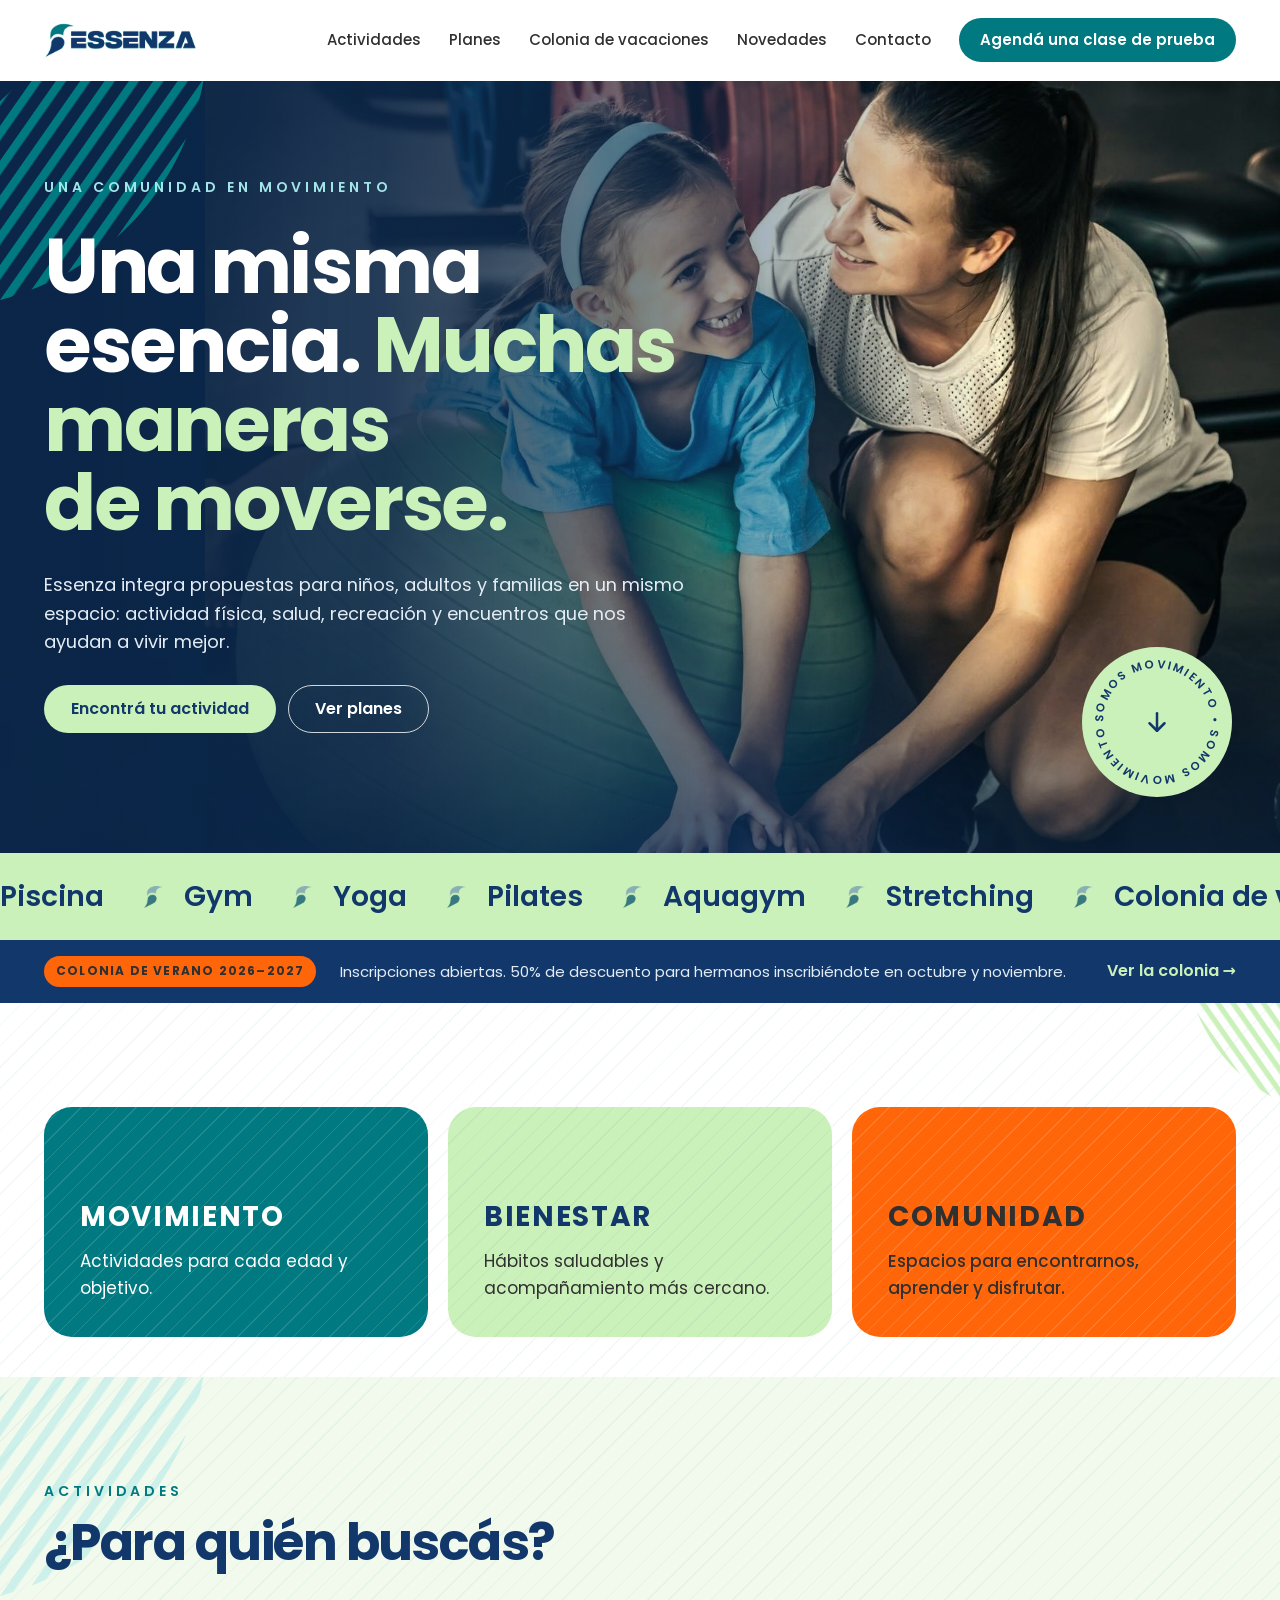
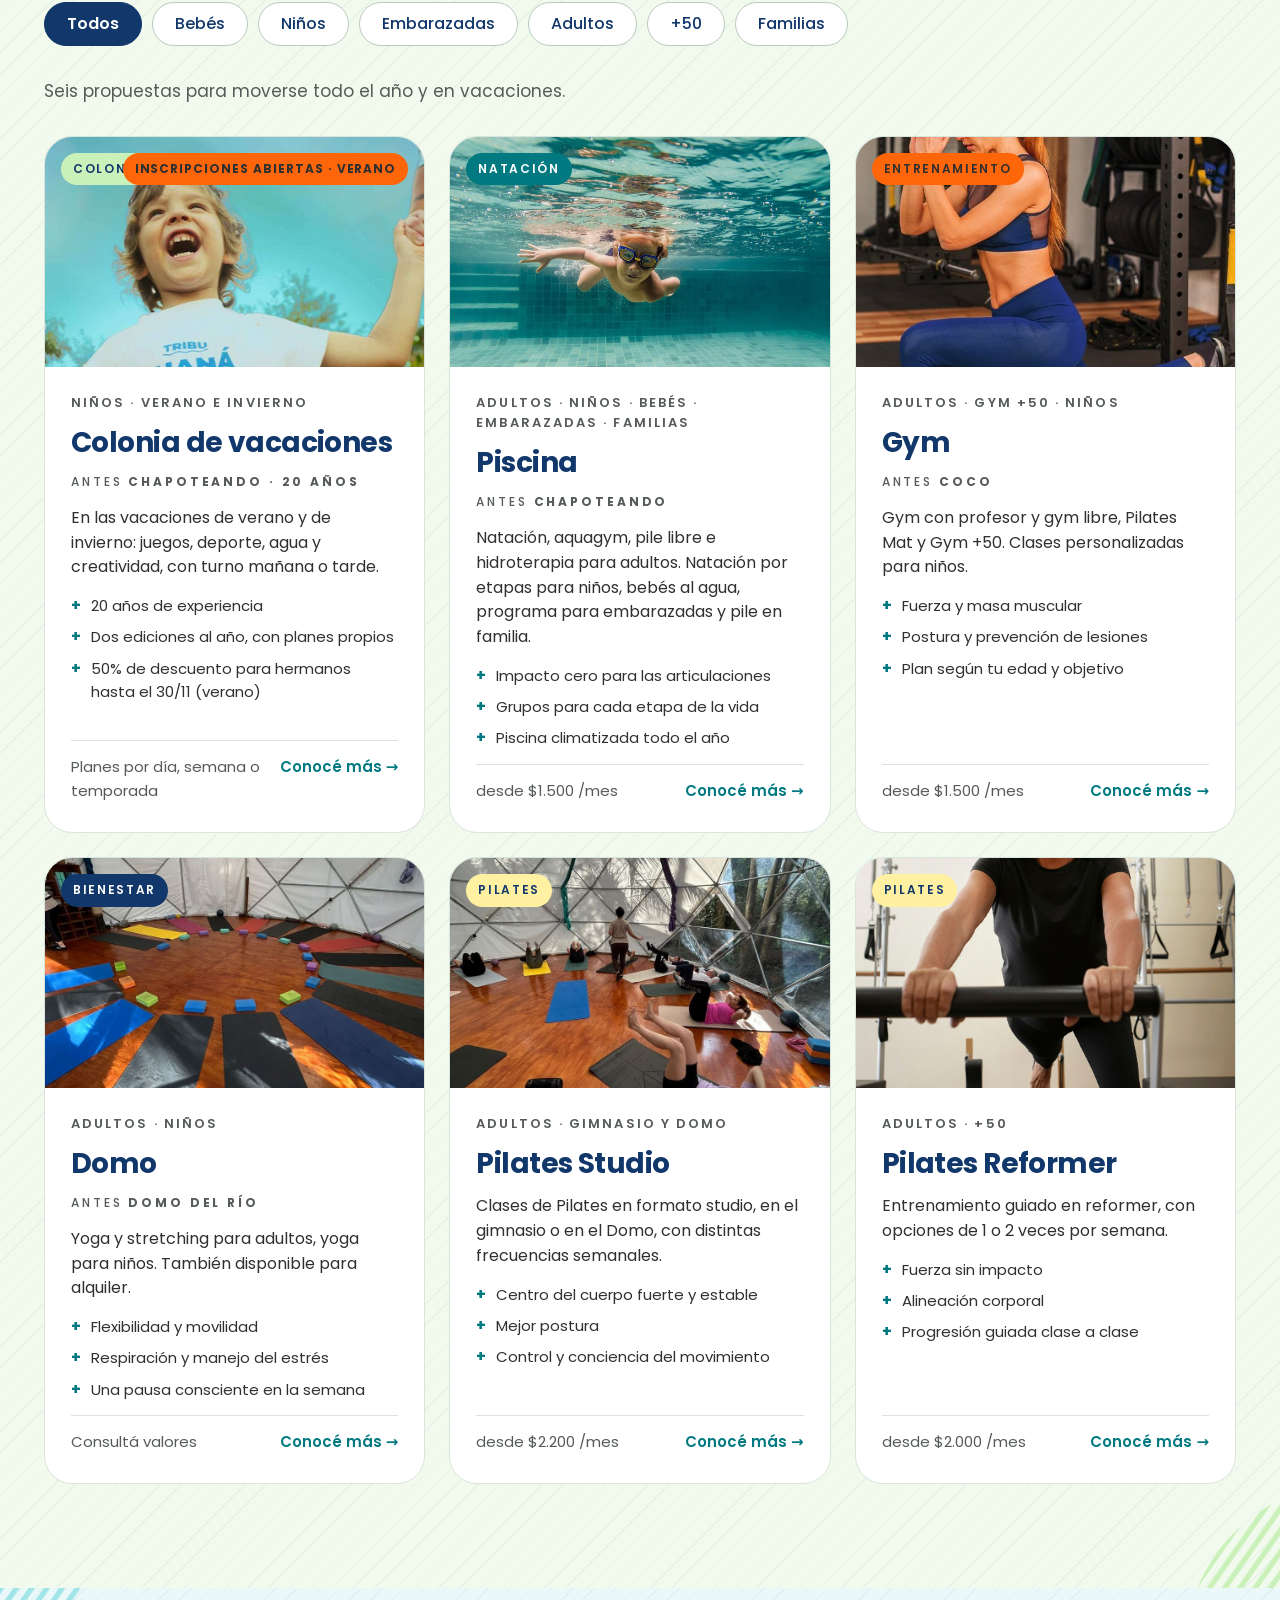
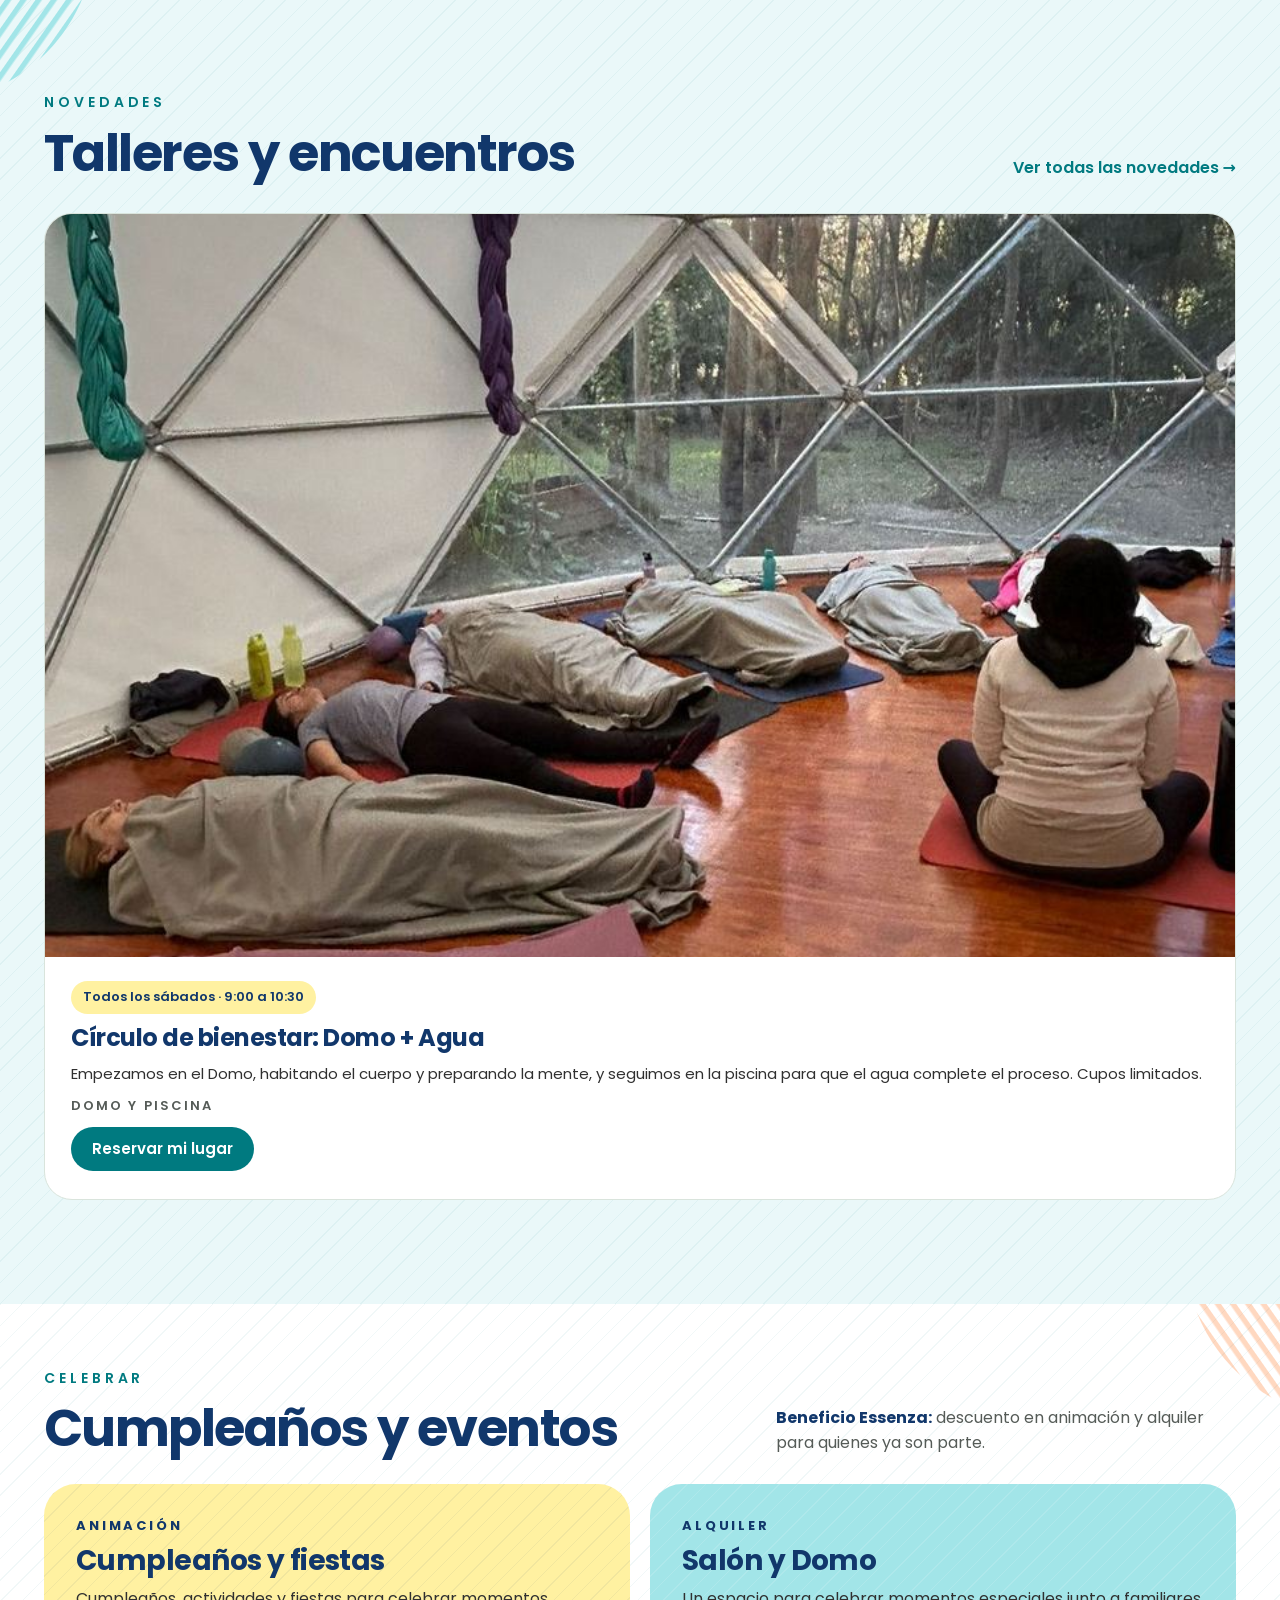
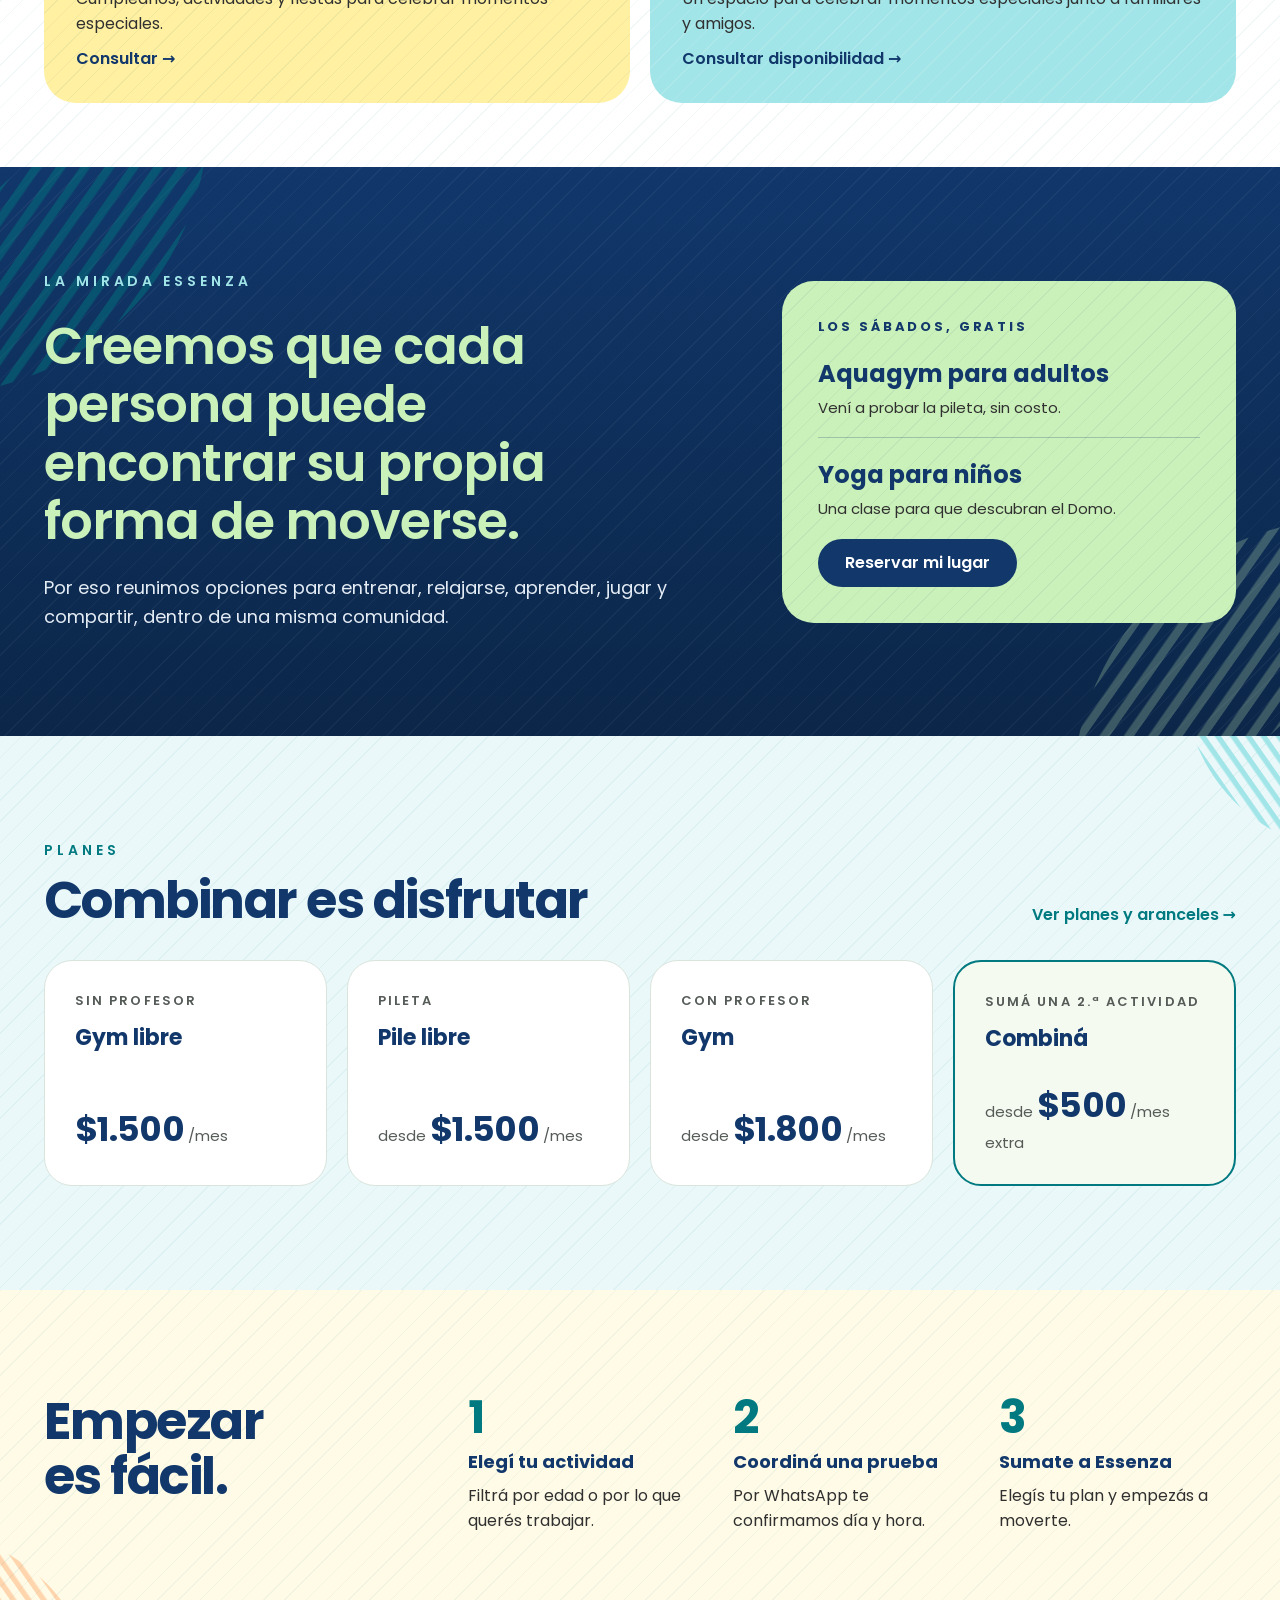
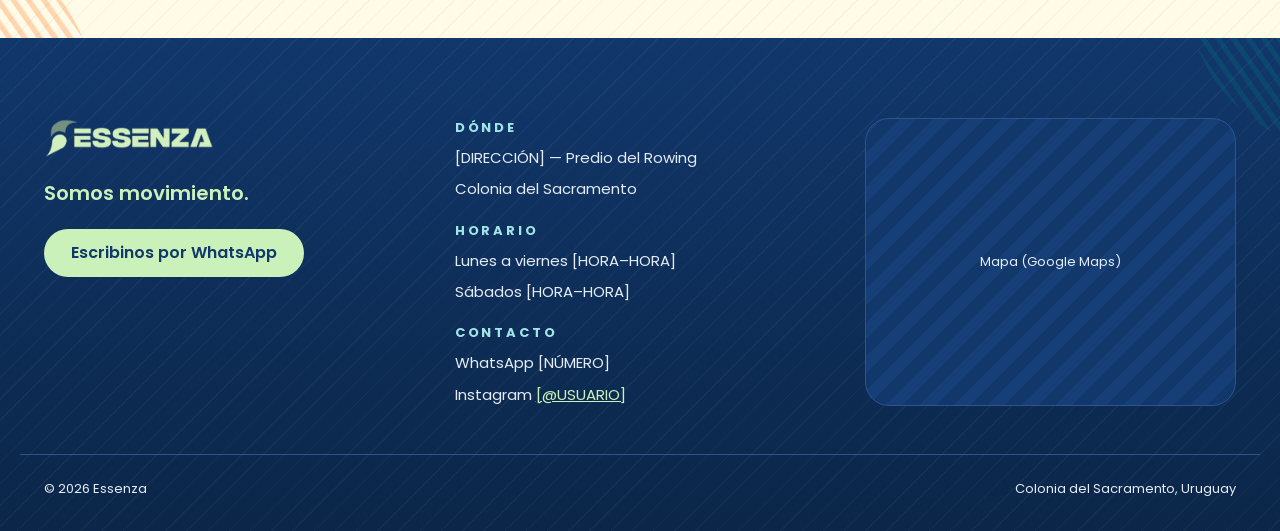
<file: index.html>
<!doctype html>
<html lang="es">
<head>
<meta charset="utf-8">
<meta name="viewport" content="width=device-width, initial-scale=1, viewport-fit=cover">
<title>Essenza · Somos movimiento</title>
<meta name="description" content="Piscina, gym, yoga, pilates, colonia de vacaciones y cumpleaños en un mismo lugar. Predio del Rowing, Colonia del Sacramento.">
<meta name="theme-color" content="#11376B">
<link rel="preconnect" href="https://fonts.googleapis.com">
<link rel="preconnect" href="https://fonts.gstatic.com" crossorigin>
<link rel="stylesheet" href="https://fonts.googleapis.com/css2?family=Poppins:wght@400;500;600;700&display=swap">
<link rel="stylesheet" href="css/styles.css">
</head>
<body>
<div class="site" data-precios="completos">
<header class="header">
  <nav class="wrap nav" aria-label="Principal">
    <a class="nav__logo" href="index.html" aria-label="Essenza, inicio"><img src="img/logo-essenza.png" alt="Essenza" width="160" height="38"></a>
    <button class="nav__toggle" type="button" aria-expanded="false" aria-controls="menu" aria-label="Abrir menú">
      <svg viewBox="0 0 24 24" width="22" height="22" fill="none" stroke="currentColor" stroke-width="2" stroke-linecap="round" aria-hidden="true"><path d="M4 7h16M4 12h16M4 17h16"/></svg>
    </button>
    <div class="nav__menu" id="menu">
      <a class="nav__link" href="index.html#actividades">Actividades</a>
      <a class="nav__link" href="planes.html">Planes</a>
      <a class="nav__link" href="colonia.html">Colonia de vacaciones</a>
      <a class="nav__link" href="novedades.html">Novedades</a>
      <a class="nav__link" href="#contacto">Contacto</a>
      <a class="btn btn--primary btn--sm" href="https://wa.me/598XXXXXXXX" data-wa="general" target="_blank" rel="noopener">Agendá una clase de prueba</a>
    </div>
  </nav>
</header>
<main>
<section class="hero">
  <img class="hero__img" src="img/hero-familia.jpg" alt="Una madre y su hija sonríen mientras entrenan con una pelota de ejercicio" width="2000" height="1333" data-px="0.18" fetchpriority="high">
  <div class="hero__veil" aria-hidden="true"></div>
  <span class="leaf leaf--tl leaf--turquesa" aria-hidden="true"></span>
  <div class="wrap">
    <div class="hero__text">
      <p class="eyebrow fade-in">Una comunidad en movimiento</p>
      <h1 class="h1 split"><span class="w"><span class="" style="animation-delay: 0.05s">Una</span></span> <span class="w"><span class="" style="animation-delay: 0.12s">misma</span></span> <span class="w"><span class="" style="animation-delay: 0.19s">esencia.</span></span> <span class="w"><span class="acento" style="animation-delay: 0.26s">Muchas</span></span> <span class="w"><span class="acento" style="animation-delay: 0.33s">maneras</span></span> <span class="w"><span class="acento" style="animation-delay: 0.40s">de</span></span> <span class="w"><span class="acento" style="animation-delay: 0.47s">moverse.</span></span></h1>
      <p class="lead fade-in">Essenza integra propuestas para niños, adultos y familias en un mismo espacio: actividad física, salud, recreación y encuentros que nos ayudan a vivir mejor.</p>
      <div class="hero__ctas fade-in">
        <a class="btn btn--verde" href="#para-quien">Encontrá tu actividad</a>
        <a class="btn btn--ghost" href="planes.html">Ver planes</a>
      </div>
    </div>
  </div>
  <a class="badge" href="#para-quien" aria-label="Bajar a las actividades">
    <svg class="badge__ring" viewBox="0 0 150 150" width="150" height="150" aria-hidden="true">
      <defs><path id="circulo" d="M75,75 m-54,0 a54,54 0 1,1 108,0 a54,54 0 1,1 -108,0"/></defs>
      <text font-family="Poppins, sans-serif" font-size="11.5" font-weight="600" letter-spacing="2.2" fill="#11376B"><textPath href="#circulo">SOMOS MOVIMIENTO • SOMOS MOVIMIENTO • </textPath></text>
    </svg>
    <svg viewBox="0 0 24 24" width="30" height="30" fill="none" stroke="#11376B" stroke-width="2" stroke-linecap="round" stroke-linejoin="round" aria-hidden="true"><path d="M12 5v14"/><path d="M6 13l6 6 6-6"/></svg>
  </a>
</section>

<div class="marquee" aria-hidden="true"><div class="marquee__track"><span class="marquee__item">Piscina<img class="marquee__iso" src="img/isotipo.png" alt="" width="19" height="22"></span><span class="marquee__item">Gym<img class="marquee__iso" src="img/isotipo.png" alt="" width="19" height="22"></span><span class="marquee__item">Yoga<img class="marquee__iso" src="img/isotipo.png" alt="" width="19" height="22"></span><span class="marquee__item">Pilates<img class="marquee__iso" src="img/isotipo.png" alt="" width="19" height="22"></span><span class="marquee__item">Aquagym<img class="marquee__iso" src="img/isotipo.png" alt="" width="19" height="22"></span><span class="marquee__item">Stretching<img class="marquee__iso" src="img/isotipo.png" alt="" width="19" height="22"></span><span class="marquee__item">Colonia de vacaciones<img class="marquee__iso" src="img/isotipo.png" alt="" width="19" height="22"></span><span class="marquee__item">Cumpleaños<img class="marquee__iso" src="img/isotipo.png" alt="" width="19" height="22"></span><span class="marquee__item">Piscina<img class="marquee__iso" src="img/isotipo.png" alt="" width="19" height="22"></span><span class="marquee__item">Gym<img class="marquee__iso" src="img/isotipo.png" alt="" width="19" height="22"></span><span class="marquee__item">Yoga<img class="marquee__iso" src="img/isotipo.png" alt="" width="19" height="22"></span><span class="marquee__item">Pilates<img class="marquee__iso" src="img/isotipo.png" alt="" width="19" height="22"></span><span class="marquee__item">Aquagym<img class="marquee__iso" src="img/isotipo.png" alt="" width="19" height="22"></span><span class="marquee__item">Stretching<img class="marquee__iso" src="img/isotipo.png" alt="" width="19" height="22"></span><span class="marquee__item">Colonia de vacaciones<img class="marquee__iso" src="img/isotipo.png" alt="" width="19" height="22"></span><span class="marquee__item">Cumpleaños<img class="marquee__iso" src="img/isotipo.png" alt="" width="19" height="22"></span></div></div>

<!-- TEMPORADA DE COLONIA: cambiar el texto según la edición con inscripciones abiertas
     (verano: octubre a febrero · invierno: mayo a julio). Quitarla en marzo–abril y agosto–septiembre. -->
<a class="season" href="colonia.html" data-season>
  <span class="wrap season__inner">
    <span class="season__tag" data-season-tag>Colonia de verano 2026–2027</span>
    <span class="season__text" data-season-text>Inscripciones abiertas. 50% de descuento para hermanos inscribiéndote en octubre y noviembre.</span>
    <span class="season__cta">Ver la colonia <span class="arrow" aria-hidden="true">→</span></span>
  </span>
</a>

<section class="section tex" style="padding-bottom: 40px">
  <span class="leaf leaf--tr leaf--sm leaf--verde" aria-hidden="true"></span>
  <div class="wrap pillars">
    <div class="pillar pillar--turquesa lined" data-reveal="1"><h2>Movimiento</h2><p>Actividades para cada edad y objetivo.</p></div>
    <div class="pillar pillar--verde lined-dark" data-reveal="2"><h2>Bienestar</h2><p>Hábitos saludables y acompañamiento más cercano.</p></div>
    <div class="pillar pillar--naranja lined" data-reveal="3"><h2>Comunidad</h2><p>Espacios para encontrarnos, aprender y disfrutar.</p></div>
  </div>
</section>

<section class="section bg-verde-claro tex" id="para-quien">
  <span class="leaf leaf--tl leaf--aqua leaf--soft" aria-hidden="true"></span>
  <span class="leaf leaf--br leaf--sm leaf--verde" aria-hidden="true"></span>
  <div class="wrap stack">
    <div class="head" data-reveal="1">
      <p class="eyebrow">Actividades</p>
      <h2 class="h2">¿Para quién buscás?</h2>
    </div>
    <div class="chips" role="group" aria-label="Filtrar actividades por público" data-reveal="2"><button class="chip" type="button" data-filter="todos" aria-pressed="true">Todos</button><button class="chip" type="button" data-filter="bebes" aria-pressed="false">Bebés</button><button class="chip" type="button" data-filter="ninos" aria-pressed="false">Niños</button><button class="chip" type="button" data-filter="embarazadas" aria-pressed="false">Embarazadas</button><button class="chip" type="button" data-filter="adultos" aria-pressed="false">Adultos</button><button class="chip" type="button" data-filter="mas50" aria-pressed="false">+50</button><button class="chip" type="button" data-filter="familias" aria-pressed="false">Familias</button></div>
    <p id="actividades" class="muted" style="font-size: 17px"><span id="filtro-resultado" aria-live="polite" data-todos="Seis propuestas para moverse todo el año y en vacaciones.">Seis propuestas para moverse todo el año y en vacaciones.</span></p>
    <div class="cards">
<a class="card" href="colonia.html" data-aud="bebes ninos" data-reveal="1" data-colonia-card>
        <div class="card__media"><img src="img/colonia-risa.jpg" alt="Niño riéndose a carcajadas con la remera de la colonia" loading="lazy"><span class="card__tag bg-colonia">Colonia</span><span class="card__ribbon" data-ribbon>Inscripciones abiertas · verano</span></div>
        <div class="card__body">
          <span class="card__who">Niños · Verano e invierno</span>
          <h3 class="h3" style="font-size: 28px">Colonia de vacaciones</h3>
          <span class="antes muted">Antes <b>Chapoteando · 20 años</b></span>
          <p>En las vacaciones de verano y de invierno: juegos, deporte, agua y creatividad, con turno mañana o tarde.</p>
          <ul class="ticks"><li>20 años de experiencia</li><li>Dos ediciones al año, con planes propios</li><li>50% de descuento para hermanos hasta el 30/11 (verano)</li></ul>
          <div class="card__foot"><span class="muted">Planes por día, semana o temporada</span><span class="link-arrow">Conocé más <span class="arrow" aria-hidden="true">→</span></span></div>
        </div>
      </a>
<a class="card" href="piscina.html" data-aud="bebes ninos embarazadas adultos mas50 familias" data-reveal="2">
        <div class="card__media"><img src="img/piscina.jpg" alt="Niño nadando bajo el agua en la piscina" loading="lazy"><span class="card__tag bg-natacion">Natación</span></div>
        <div class="card__body">
          <span class="card__who">Adultos · Niños · Bebés · Embarazadas · Familias</span>
          <h3 class="h3" style="font-size: 28px">Piscina</h3>
          <span class="antes muted">Antes <b>Chapoteando</b></span>
          <p>Natación, aquagym, pile libre e hidroterapia para adultos. Natación por etapas para niños, bebés al agua, programa para embarazadas y pile en familia.</p>
          <ul class="ticks"><li>Impacto cero para las articulaciones</li><li>Grupos para cada etapa de la vida</li><li>Piscina climatizada todo el año</li></ul>
          <div class="card__foot"><span class="muted p-num">desde <span data-desde="aquagym-natacion,pile-libre">$1.500</span> /mes</span><span class="muted p-hide">Consultá planes</span><span class="link-arrow">Conocé más <span class="arrow" aria-hidden="true">→</span></span></div>
        </div>
      </a>
<a class="card" href="gym.html" data-aud="ninos adultos mas50" data-reveal="3">
        <div class="card__media"><img src="img/entrenamiento.jpg" alt="Mujer entrenando con TRX en el gimnasio" loading="lazy"><span class="card__tag bg-entrenamiento">Entrenamiento</span></div>
        <div class="card__body">
          <span class="card__who">Adultos · Gym +50 · Niños</span>
          <h3 class="h3" style="font-size: 28px">Gym</h3>
          <span class="antes muted">Antes <b>Coco</b></span>
          <p>Gym con profesor y gym libre, Pilates Mat y Gym +50. Clases personalizadas para niños.</p>
          <ul class="ticks"><li>Fuerza y masa muscular</li><li>Postura y prevención de lesiones</li><li>Plan según tu edad y objetivo</li></ul>
          <div class="card__foot"><span class="muted p-num">desde <span data-desde="gym-libre,gym-profesor,pilates-mat">$1.500</span> /mes</span><span class="muted p-hide">Consultá planes</span><span class="link-arrow">Conocé más <span class="arrow" aria-hidden="true">→</span></span></div>
        </div>
      </a>
<a class="card" href="domo.html" data-aud="ninos adultos mas50" data-reveal="1">
        <div class="card__media"><img src="img/domo-circulo.jpg" alt="Colchonetas dispuestas en círculo sobre el piso de madera del Domo" loading="lazy"><span class="card__tag bg-bienestar">Bienestar</span></div>
        <div class="card__body">
          <span class="card__who">Adultos · Niños</span>
          <h3 class="h3" style="font-size: 28px">Domo</h3>
          <span class="antes muted">Antes <b>Domo del Río</b></span>
          <p>Yoga y stretching para adultos, yoga para niños. También disponible para alquiler.</p>
          <ul class="ticks"><li>Flexibilidad y movilidad</li><li>Respiración y manejo del estrés</li><li>Una pausa consciente en la semana</li></ul>
          <div class="card__foot"><span class="muted">Consultá valores</span><span class="link-arrow">Conocé más <span class="arrow" aria-hidden="true">→</span></span></div>
        </div>
      </a>
<a class="card" href="pilates-studio.html" data-aud="adultos mas50" data-reveal="2">
        <div class="card__media"><img src="img/pilates-domo-2.jpg" alt="Clase de Pilates en el Domo, con luz natural entre los árboles" loading="lazy"><span class="card__tag bg-pilates">Pilates</span></div>
        <div class="card__body">
          <span class="card__who">Adultos · Gimnasio y Domo</span>
          <h3 class="h3" style="font-size: 28px">Pilates Studio</h3>
          
          <p>Clases de Pilates en formato studio, en el gimnasio o en el Domo, con distintas frecuencias semanales.</p>
          <ul class="ticks"><li>Centro del cuerpo fuerte y estable</li><li>Mejor postura</li><li>Control y conciencia del movimiento</li></ul>
          <div class="card__foot"><span class="muted p-num">desde <span data-desde="pilates-studio">$2.200</span> /mes</span><span class="muted p-hide">Consultá planes</span><span class="link-arrow">Conocé más <span class="arrow" aria-hidden="true">→</span></span></div>
        </div>
      </a>
<a class="card" href="pilates-reformer.html" data-aud="adultos mas50" data-reveal="3">
        <div class="card__media"><img src="img/reformer.jpg" alt="Mujer adulta mayor entrenando en una máquina reformer" loading="lazy"><span class="card__tag bg-pilates">Pilates</span></div>
        <div class="card__body">
          <span class="card__who">Adultos · +50</span>
          <h3 class="h3" style="font-size: 28px">Pilates Reformer</h3>
          
          <p>Entrenamiento guiado en reformer, con opciones de 1 o 2 veces por semana.</p>
          <ul class="ticks"><li>Fuerza sin impacto</li><li>Alineación corporal</li><li>Progresión guiada clase a clase</li></ul>
          <div class="card__foot"><span class="muted p-num">desde <span data-desde="pilates-reformer">$2.000</span> /mes</span><span class="muted p-hide">Consultá planes</span><span class="link-arrow">Conocé más <span class="arrow" aria-hidden="true">→</span></span></div>
        </div>
      </a>
    </div>
    <p class="empty" id="filtro-vacio" hidden>No hay actividades para este público todavía. Escribinos y te ayudamos a encontrar una.</p>
  </div>
</section>

<section class="section bg-aqua-claro tex" id="novedades" data-novedades-section>
  <span class="leaf leaf--tl leaf--sm leaf--aqua" aria-hidden="true"></span>
  <div class="wrap stack">
    <div class="head head--row" data-reveal="1">
      <div class="head"><p class="eyebrow">Novedades</p><h2 class="h2">Talleres y encuentros</h2></div>
      <a class="link-arrow" href="novedades.html">Ver todas las novedades <span class="arrow" aria-hidden="true">→</span></a>
    </div>
    <div class="news" data-novedades data-max="3" data-reveal="2"><article class="news-card" data-vence="2026-11-30"><div class="news-card__img"><img src="img/colonia-pelota.jpg" alt="Colonia de verano: 50% para hermanos" loading="lazy"></div><div class="news-card__body"><span class="news-card__date">Inscripciones hasta el 30/11</span><h3 class="news-card__title">Colonia de verano: 50% para hermanos</h3><p class="news-card__text">Inscribiéndote en octubre y noviembre, el segundo hermano paga la mitad. Pagando la temporada por adelantado, no se abona inscripción.</p><span class="news-card__place">Colonia de vacaciones</span><a class="btn btn--primary btn--sm" href="colonia.html">Ver la colonia</a></div></article><article class="news-card"><div class="news-card__img"><img src="img/domo-relax.jpg" alt="Círculo de bienestar: Domo + Agua" loading="lazy"></div><div class="news-card__body"><span class="news-card__date">Todos los sábados · 9:00 a 10:30</span><h3 class="news-card__title">Círculo de bienestar: Domo + Agua</h3><p class="news-card__text">Empezamos en el Domo, habitando el cuerpo y preparando la mente, y seguimos en la piscina para que el agua complete el proceso. Cupos limitados.</p><span class="news-card__place">Domo y piscina</span><a class="btn btn--primary btn--sm" href="https://wa.me/59898177013" data-wa="natacion" target="_blank" rel="noopener">Reservar mi lugar</a></div></article></div>
  </div>
</section>

<section class="section section--tight tex" id="cumples">
  <span class="leaf leaf--tr leaf--sm leaf--naranja leaf--faint" aria-hidden="true"></span>
  <div class="wrap stack" style="gap: 28px">
    <div class="head head--row" data-reveal="1">
      <div class="head"><p class="eyebrow">Celebrar</p><h2 class="h2">Cumpleaños y eventos</h2></div>
      <p class="muted" style="max-width: 46ch"><strong style="color: var(--azul)">Beneficio Essenza:</strong> descuento en animación y alquiler para quienes ya son parte.</p>
    </div>
    <div class="duo">
      <div class="tile tile--amarillo lined-dark" data-reveal="1">
        <span class="tile__kicker">Animación</span>
        <h3>Cumpleaños y fiestas</h3>
        <p>Cumpleaños, actividades y fiestas para celebrar momentos especiales.</p>
        <a class="link-arrow" href="https://wa.me/598XXXXXXXX" data-wa="general" target="_blank" rel="noopener">Consultar <span class="arrow" aria-hidden="true">→</span></a>
      </div>
      <div class="tile tile--aqua lined" data-reveal="2">
        <span class="tile__kicker">Alquiler</span>
        <h3>Salón y Domo</h3>
        <p>Un espacio para celebrar momentos especiales junto a familiares y amigos.</p>
        <a class="link-arrow" href="https://wa.me/598XXXXXXXX" data-wa="general" target="_blank" rel="noopener">Consultar disponibilidad <span class="arrow" aria-hidden="true">→</span></a>
      </div>
    </div>
  </div>
</section>

<section class="section section--azul tex">
  <span class="leaf leaf--tl leaf--turquesa leaf--soft" aria-hidden="true"></span>
  <span class="leaf leaf--br leaf--verde leaf--faint" aria-hidden="true"></span>
  <div class="wrap mirada">
    <div class="stack" style="gap: 24px">
      <p class="eyebrow" data-reveal="1">La mirada Essenza</p>
      <h2 class="mirada__quote" data-reveal="2">Creemos que cada persona puede encontrar su propia forma de moverse.</h2>
      <p class="lead" data-reveal="3">Por eso reunimos opciones para entrenar, relajarse, aprender, jugar y compartir, dentro de una misma comunidad.</p>
    </div>
    <div class="gratis lined-dark" data-reveal="3">
      <span class="tile__kicker">Los sábados, gratis</span>
      <div class="gratis__item"><strong>Aquagym para adultos</strong><span>Vení a probar la pileta, sin costo.</span></div>
      <div class="gratis__item"><strong>Yoga para niños</strong><span>Una clase para que descubran el Domo.</span></div>
      <a class="btn btn--azul" href="https://wa.me/598XXXXXXXX" data-wa="general" target="_blank" rel="noopener">Reservar mi lugar</a>
    </div>
  </div>
</section>

<section class="section bg-aqua-claro tex">
  <span class="leaf leaf--tr leaf--sm leaf--aqua" aria-hidden="true"></span>
  <div class="wrap stack">
    <div class="head head--row" data-reveal="1">
      <div class="head"><p class="eyebrow">Planes</p><h2 class="h2">Combinar es disfrutar</h2></div>
      <a class="link-arrow" href="planes.html">Ver planes y aranceles <span class="arrow" aria-hidden="true">→</span></a>
    </div>
    <div class="minis"><a class="mini" href="planes.html" data-reveal="1"><span class="mini__kicker">Sin profesor</span><span class="mini__name">Gym libre</span><span class="mini__price p-num"> <b data-desde="gym-libre">$1.500</b> /mes</span><span class="mini__price p-hide"><b>Consultá</b></span></a><a class="mini" href="planes.html" data-reveal="2"><span class="mini__kicker">Pileta</span><span class="mini__name">Pile libre</span><span class="mini__price p-num">desde <b data-desde="pile-libre">$1.500</b> /mes</span><span class="mini__price p-hide"><b>Consultá</b></span></a><a class="mini" href="planes.html" data-reveal="3"><span class="mini__kicker">Con profesor</span><span class="mini__name">Gym</span><span class="mini__price p-num">desde <b data-desde="gym-profesor">$1.800</b> /mes</span><span class="mini__price p-hide"><b>Consultá</b></span></a><a class="mini mini--destacado" href="planes.html" data-reveal="4"><span class="mini__kicker">Sumá una 2.ª actividad</span><span class="mini__name">Combiná</span><span class="mini__price p-num">desde <b data-desde="combo-gym,combo-aquagym,combo-reformer">$500</b> /mes extra</span><span class="mini__price p-hide"><b>Consultá</b></span></a></div>
  </div>
</section>

<section class="section bg-amarillo-claro tex">
  <span class="leaf leaf--bl leaf--sm leaf--naranja leaf--faint" aria-hidden="true"></span>
  <div class="wrap steps-row">
    <h2 class="h2" data-reveal="1">Empezar es fácil.</h2>
    <ol class="steps">
      <li data-reveal="1"><span class="steps__n">1</span><strong>Elegí tu actividad</strong><span>Filtrá por edad o por lo que querés trabajar.</span></li>
      <li data-reveal="2"><span class="steps__n">2</span><strong>Coordiná una prueba</strong><span>Por WhatsApp te confirmamos día y hora.</span></li>
      <li data-reveal="3"><span class="steps__n">3</span><strong>Sumate a Essenza</strong><span>Elegís tu plan y empezás a moverte.</span></li>
    </ol>
  </div>
</section>
</main>
<footer class="footer tex" id="contacto">
  <span class="leaf leaf--tr leaf--sm leaf--turquesa leaf--faint" aria-hidden="true"></span>
  <div class="wrap footer__grid">
    <div class="footer__brand" data-reveal="1">
      <img src="img/logo-essenza-negativo.png" alt="Essenza" width="170" height="40">
      <p>Somos movimiento.</p>
      <a class="btn btn--verde" href="https://wa.me/598XXXXXXXX" data-wa="general" target="_blank" rel="noopener">Escribinos por WhatsApp</a>
    </div>
    <div class="footer__info" data-reveal="2">
      <strong>Dónde</strong>
      <span><span data-dato="direccion">[DIRECCIÓN]</span> — Predio del Rowing</span>
      <span>Colonia del Sacramento</span>
      <strong>Horario</strong>
      <span>Lunes a viernes <span data-dato="horario_semana">[HORA–HORA]</span></span>
      <span>Sábados <span data-dato="horario_sabado">[HORA–HORA]</span></span>
      <strong>Contacto</strong>
      <span>WhatsApp <span data-dato="whatsapp_texto">[NÚMERO]</span></span>
      <span>Instagram <a href="https://instagram.com/" target="_blank" rel="noopener" data-dato="instagram">[@USUARIO]</a></span>
    </div>
    <div class="footer__map ph--azul" data-reveal="3">
      <!-- TODO: reemplazar por el iframe de Google Maps del predio -->
      <span>Mapa (Google Maps)</span>
    </div>
  </div>
  <div class="wrap footer__bottom">
    <span>© 2026 Essenza</span>
    <span>Colonia del Sacramento, Uruguay</span>
  </div>
</footer>
</div>
<script src="js/datos.js"></script>
<script src="js/main.js"></script>
</body>
</html>
</file>
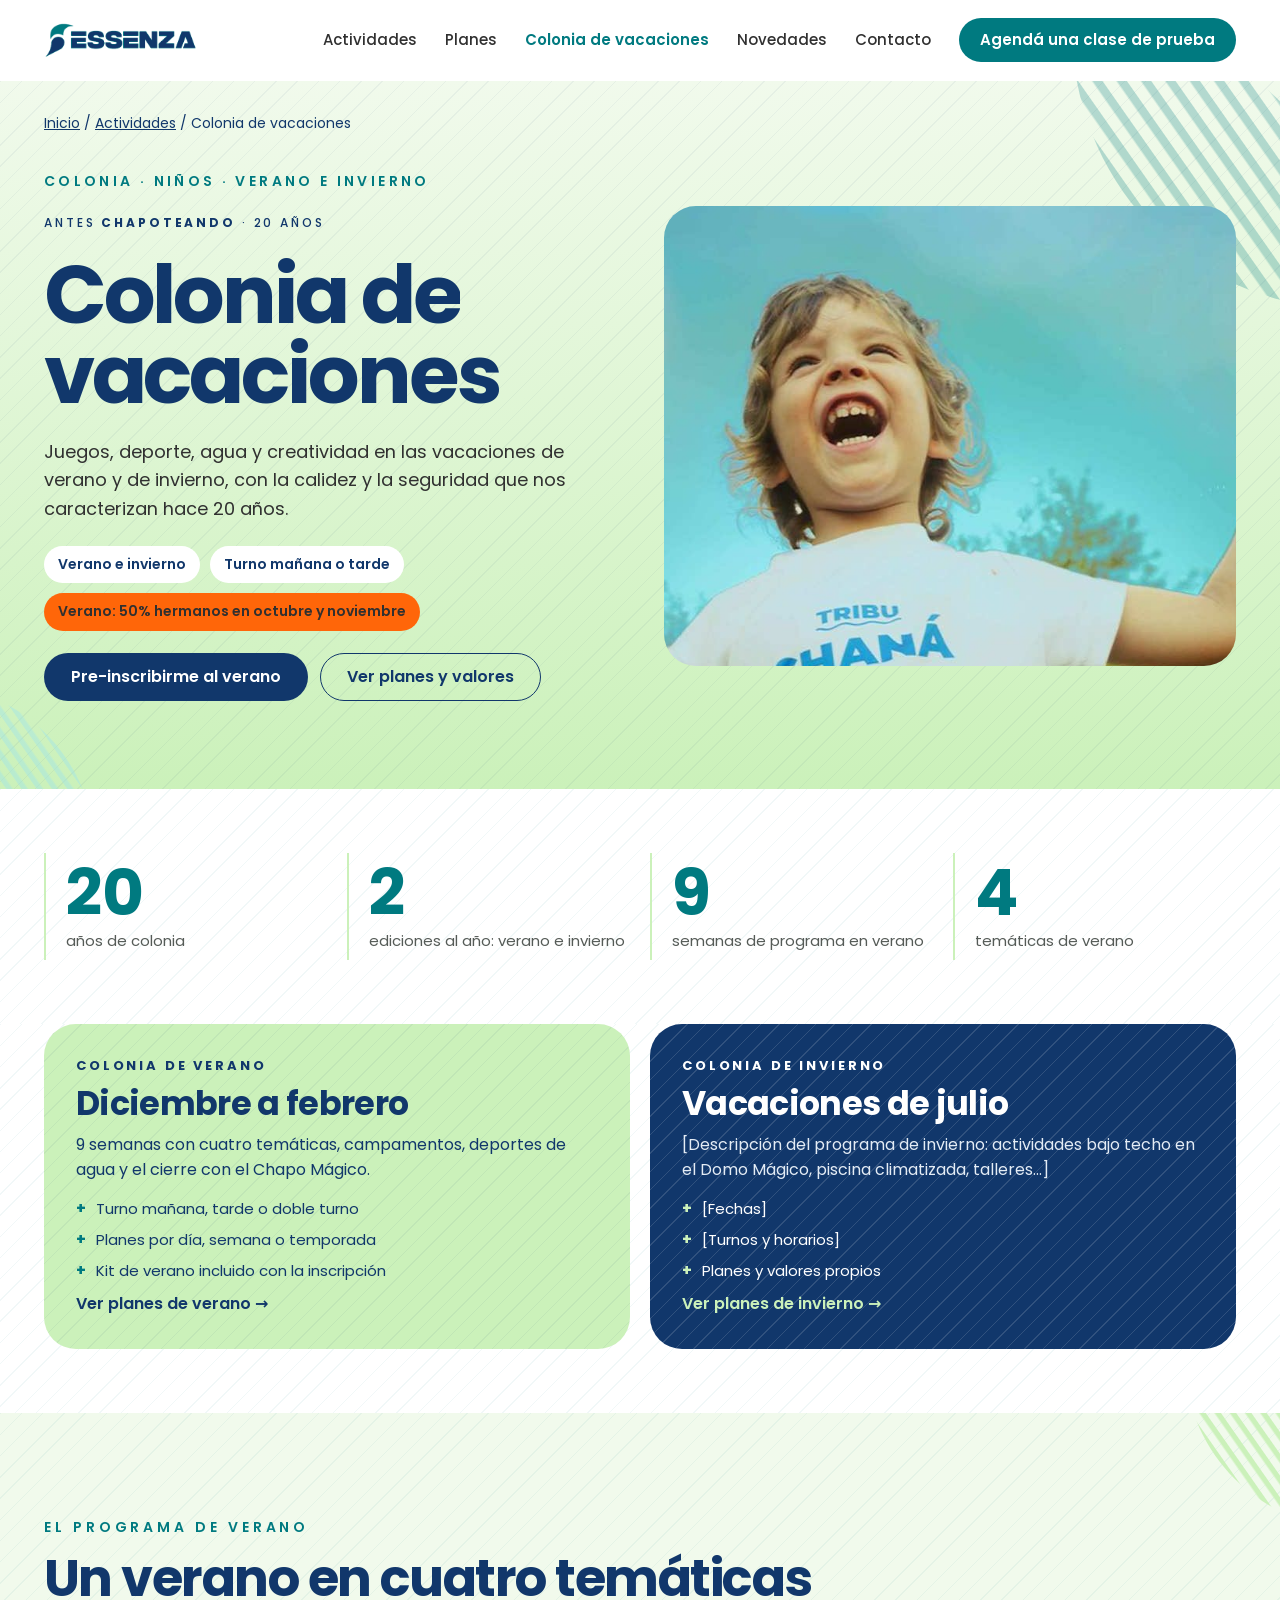
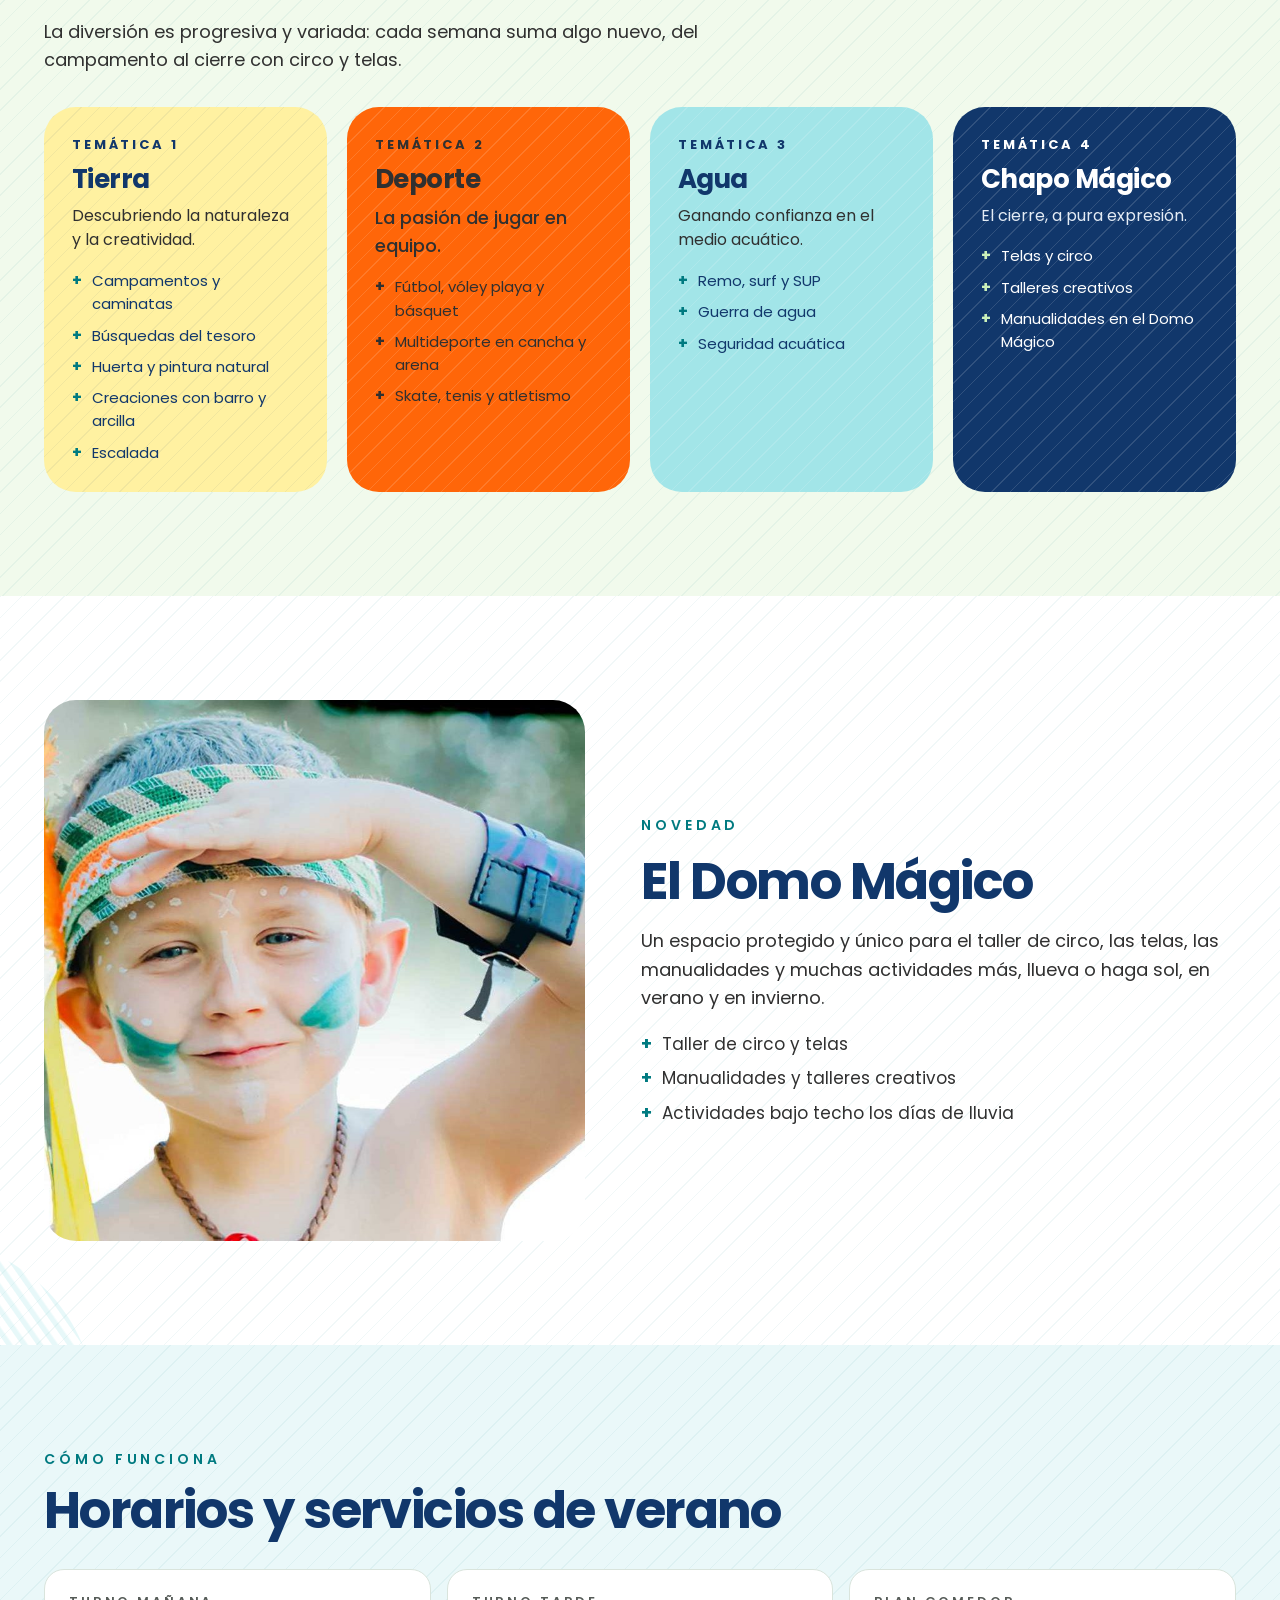
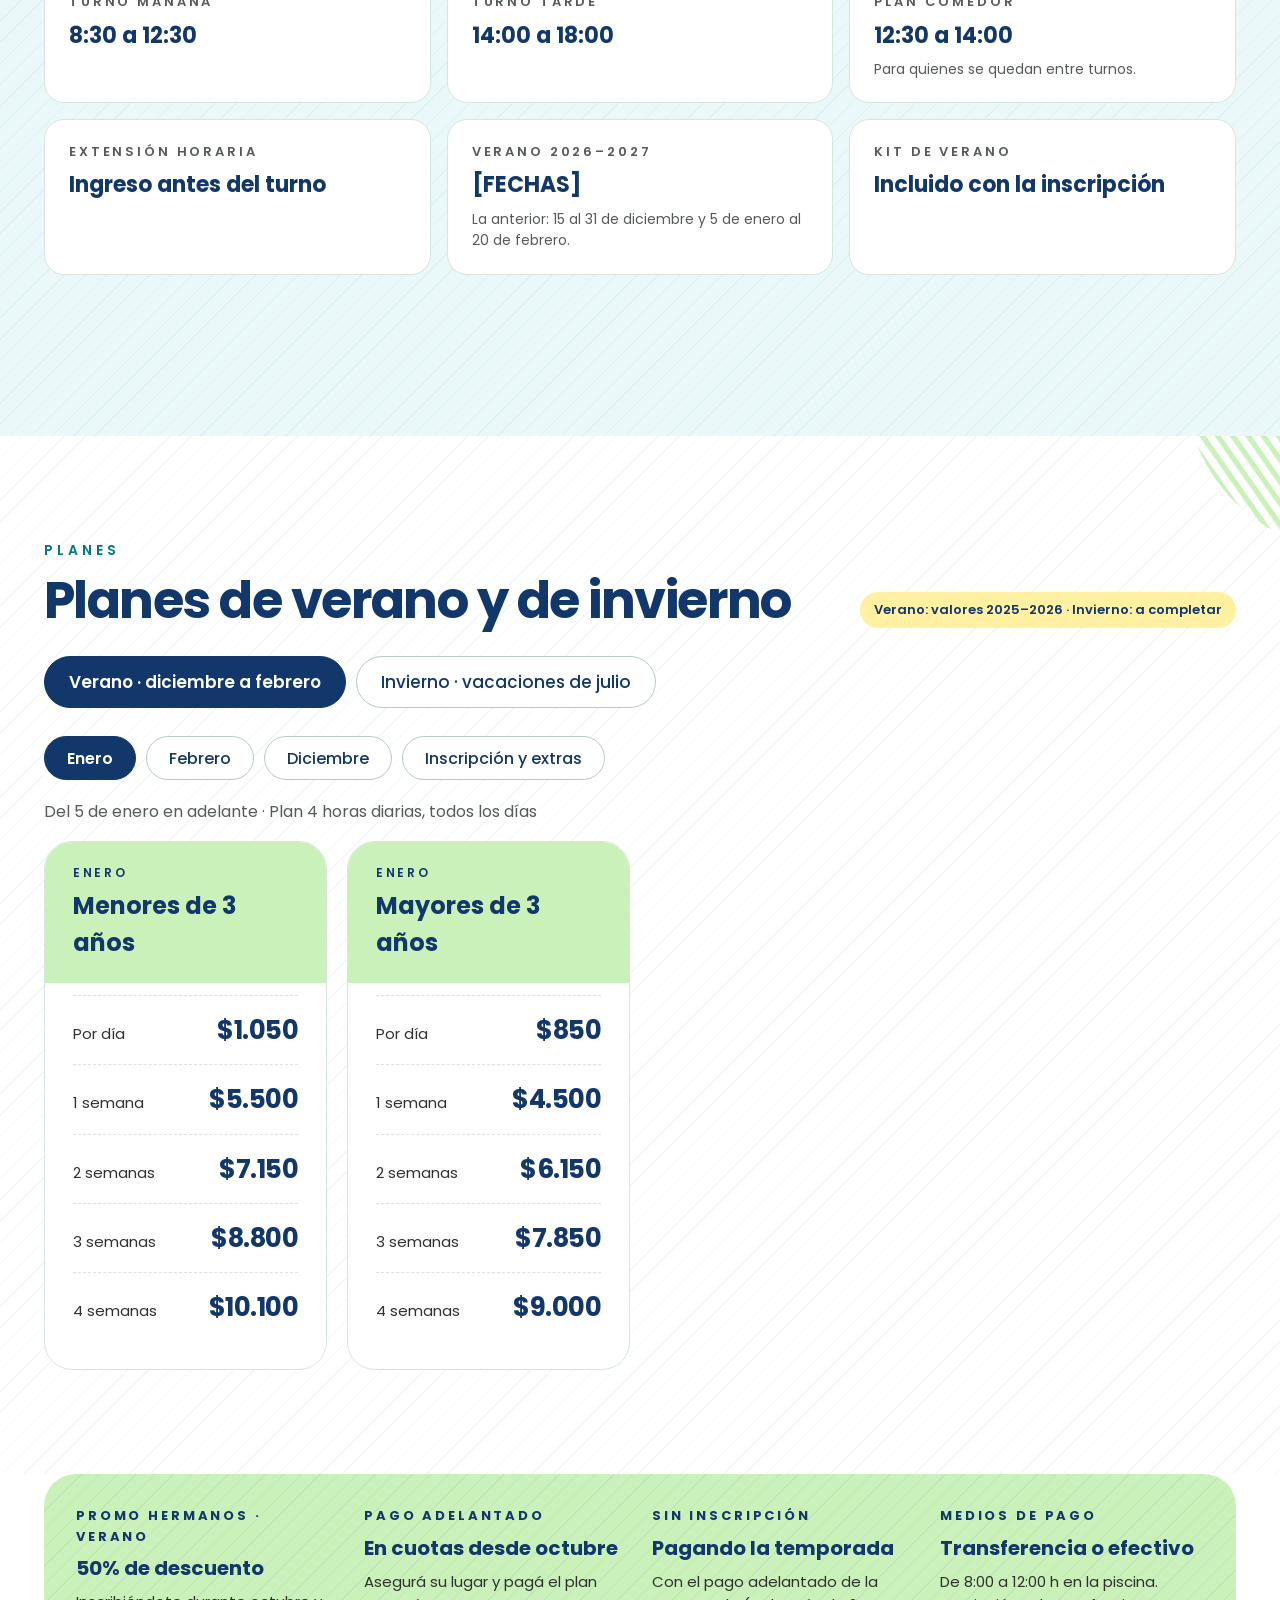
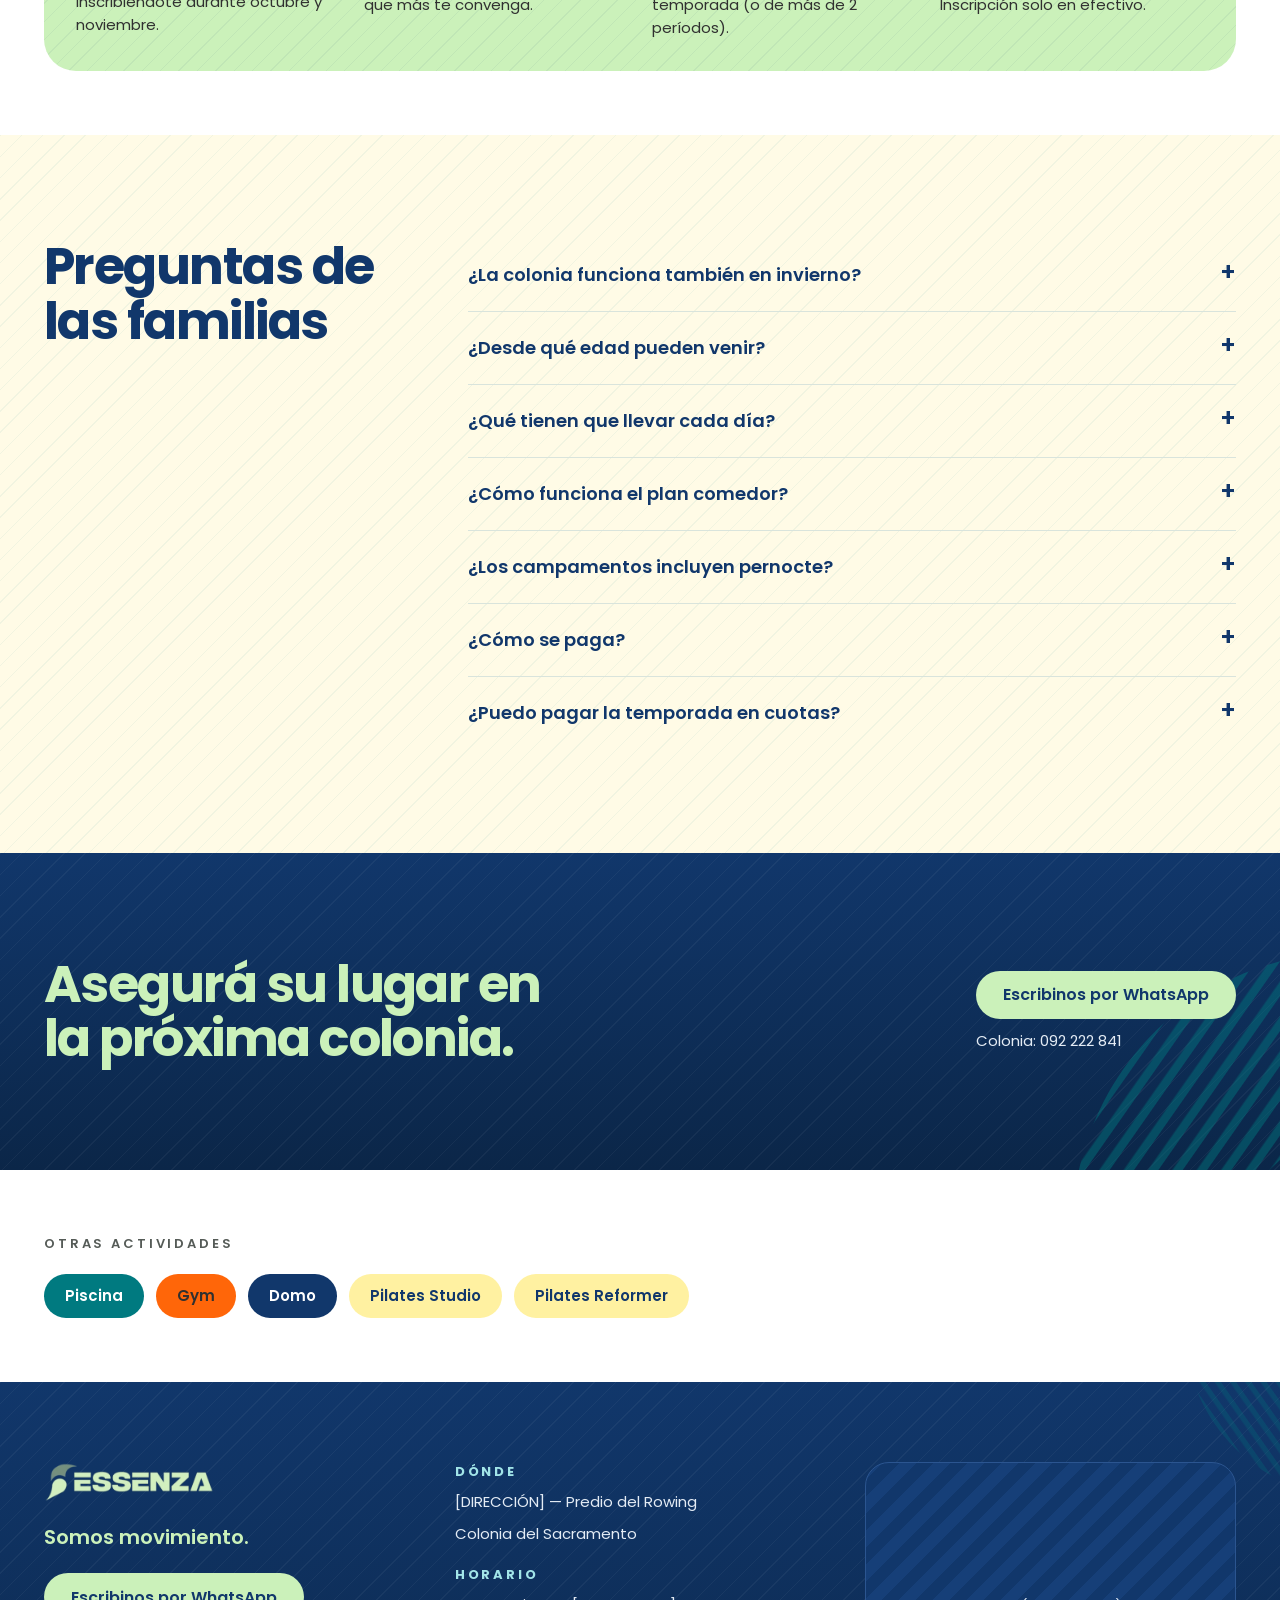
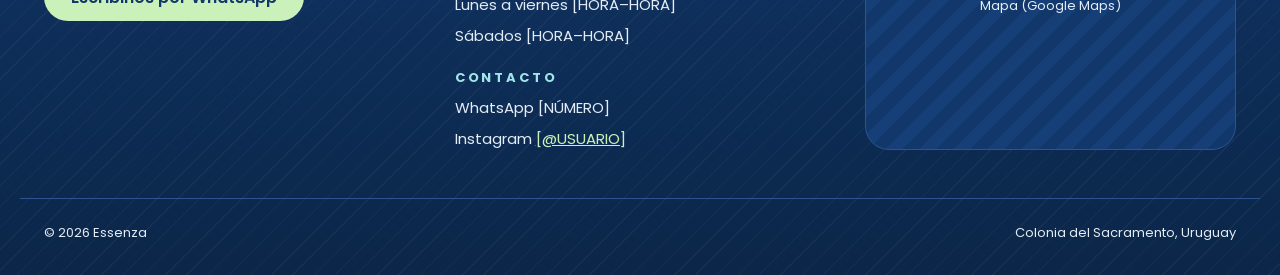
<file: colonia.html>
<!doctype html>
<html lang="es">
<head>
<meta charset="utf-8">
<meta name="viewport" content="width=device-width, initial-scale=1, viewport-fit=cover">
<title>Colonia de vacaciones · Essenza</title>
<meta name="description" content="Colonia de vacaciones de verano e invierno en Colonia del Sacramento: 20 años de juegos, deporte, agua y creatividad. Turno mañana o tarde, comedor y campamentos.">
<meta name="theme-color" content="#11376B">
<link rel="preconnect" href="https://fonts.googleapis.com">
<link rel="preconnect" href="https://fonts.gstatic.com" crossorigin>
<link rel="stylesheet" href="https://fonts.googleapis.com/css2?family=Poppins:wght@400;500;600;700&display=swap">
<link rel="stylesheet" href="css/styles.css">
</head>
<body>
<div class="site" data-precios="completos">
<header class="header">
  <nav class="wrap nav" aria-label="Principal">
    <a class="nav__logo" href="index.html" aria-label="Essenza, inicio"><img src="img/logo-essenza.png" alt="Essenza" width="160" height="38"></a>
    <button class="nav__toggle" type="button" aria-expanded="false" aria-controls="menu" aria-label="Abrir menú">
      <svg viewBox="0 0 24 24" width="22" height="22" fill="none" stroke="currentColor" stroke-width="2" stroke-linecap="round" aria-hidden="true"><path d="M4 7h16M4 12h16M4 17h16"/></svg>
    </button>
    <div class="nav__menu" id="menu">
      <a class="nav__link" href="index.html#actividades">Actividades</a>
      <a class="nav__link" href="planes.html">Planes</a>
      <a class="nav__link" href="colonia.html" aria-current="page">Colonia de vacaciones</a>
      <a class="nav__link" href="novedades.html">Novedades</a>
      <a class="nav__link" href="#contacto">Contacto</a>
      <a class="btn btn--primary btn--sm" href="https://wa.me/598XXXXXXXX" data-wa="general" target="_blank" rel="noopener">Agendá una clase de prueba</a>
    </div>
  </nav>
</header>
<main>
<section class="act-hero hero-colonia tex">
  <span class="leaf leaf--tr leaf--turquesa leaf--faint" aria-hidden="true"></span>
  <span class="leaf leaf--bl leaf--sm leaf--aqua leaf--soft" aria-hidden="true"></span>
  <div class="wrap">
    <p class="crumbs"><a href="index.html">Inicio</a> / <a href="index.html#actividades">Actividades</a> / Colonia de vacaciones</p>
    <div class="act-hero__grid">
      <div class="act-hero__text">
        <span class="act-hero__kicker fade-in">Colonia · Niños · Verano e invierno</span>
        <span class="antes fade-in">Antes <b>Chapoteando</b> · 20 años</span>
        <h1 class="act-hero__title split" style="font-size: clamp(46px, 6.4vw, 92px)"><span class="w"><span>Colonia</span></span> <span class="w"><span style="animation-delay: .1s">de</span></span> <span class="w"><span style="animation-delay: .17s">vacaciones</span></span></h1>
        <p class="lead fade-in">Juegos, deporte, agua y creatividad en las vacaciones de verano y de invierno, con la calidez y la seguridad que nos caracterizan hace 20 años.</p>
        <div class="pills fade-in"><span>Verano e invierno</span><span>Turno mañana o tarde</span><span class="is-gift">Verano: 50% hermanos en octubre y noviembre</span></div>
        <div class="hero__ctas fade-in">
          <a class="btn btn--azul" href="https://wa.me/59892222841" data-wa="colonia" target="_blank" rel="noopener">Pre-inscribirme al verano</a>
          <a class="btn btn--outline" href="#planes">Ver planes y valores</a>
        </div>
      </div>
      <div class="act-hero__photo fade-in"><img src="img/colonia-risa.jpg" alt="Niño riéndose a carcajadas con la remera de la colonia" data-px="0.08"></div>
    </div>
  </div>
</section>

<section class="section--tight tex">
  <div class="wrap stats">
    <div data-reveal="1"><b>20</b><span>años de colonia</span></div>
    <div data-reveal="2"><b>2</b><span>ediciones al año: verano e invierno</span></div>
    <div data-reveal="3"><b>9</b><span>semanas de programa en verano</span></div>
    <div data-reveal="4"><b>4</b><span>temáticas de verano</span></div>
  </div>
</section>

<section class="section--tight tex" style="padding-top: 0">
  <div class="wrap duo">
    <div class="tile tile--verde-t lined-dark edition" data-reveal="1">
      <span class="tile__kicker">Colonia de verano</span>
      <h3>Diciembre a febrero</h3>
      <p>9 semanas con cuatro temáticas, campamentos, deportes de agua y el cierre con el Chapo Mágico.</p>
      <ul class="ticks"><li>Turno mañana, tarde o doble turno</li><li>Planes por día, semana o temporada</li><li>Kit de verano incluido con la inscripción</li></ul>
      <a class="link-arrow" href="#planes">Ver planes de verano <span class="arrow" aria-hidden="true">→</span></a>
    </div>
    <div class="tile tile--azul-t lined edition" data-reveal="2">
      <span class="tile__kicker">Colonia de invierno</span>
      <h3>Vacaciones de julio</h3>
      <p data-dato="colonia_invierno_descripcion">[Descripción del programa de invierno: actividades bajo techo en el Domo Mágico, piscina climatizada, talleres…]</p>
      <ul class="ticks"><li data-dato="colonia_invierno_fechas">[Fechas]</li><li data-dato="colonia_invierno_horarios">[Turnos y horarios]</li><li>Planes y valores propios</li></ul>
      <a class="link-arrow" href="#planes" style="color: var(--verde)">Ver planes de invierno <span class="arrow" aria-hidden="true">→</span></a>
    </div>
  </div>
</section>

<section class="section bg-verde-claro tex">
  <span class="leaf leaf--tr leaf--sm leaf--verde" aria-hidden="true"></span>
  <div class="wrap stack">
    <div class="head" data-reveal="1">
      <p class="eyebrow">El programa de verano</p>
      <h2 class="h2">Un verano en cuatro temáticas</h2>
      <p class="lead">La diversión es progresiva y variada: cada semana suma algo nuevo, del campamento al cierre con circo y telas.</p>
    </div>
    <div class="themes"><div class="tile tile--amarillo lined-dark" data-reveal="1"><span class="tile__kicker">Temática 1</span><h3>Tierra</h3><p>Descubriendo la naturaleza y la creatividad.</p><ul class="ticks"><li>Campamentos y caminatas</li><li>Búsquedas del tesoro</li><li>Huerta y pintura natural</li><li>Creaciones con barro y arcilla</li><li>Escalada</li></ul></div><div class="tile tile--naranja lined" data-reveal="2"><span class="tile__kicker">Temática 2</span><h3>Deporte</h3><p>La pasión de jugar en equipo.</p><ul class="ticks"><li>Fútbol, vóley playa y básquet</li><li>Multideporte en cancha y arena</li><li>Skate, tenis y atletismo</li></ul></div><div class="tile tile--aqua lined" data-reveal="3"><span class="tile__kicker">Temática 3</span><h3>Agua</h3><p>Ganando confianza en el medio acuático.</p><ul class="ticks"><li>Remo, surf y SUP</li><li>Guerra de agua</li><li>Seguridad acuática</li></ul></div><div class="tile tile--azul-t lined" data-reveal="4"><span class="tile__kicker">Temática 4</span><h3>Chapo Mágico</h3><p>El cierre, a pura expresión.</p><ul class="ticks"><li>Telas y circo</li><li>Talleres creativos</li><li>Manualidades en el Domo Mágico</li></ul></div></div>
  </div>
</section>

<section class="section tex">
  <span class="leaf leaf--bl leaf--sm leaf--aqua leaf--faint" aria-hidden="true"></span>
  <div class="wrap feature">
    <div class="feature__img" data-reveal="1"><img src="img/colonia-pintura.jpg" alt="Niño con la cara pintada y una vincha de colores" loading="lazy"></div>
    <div class="stack" style="gap: 18px" data-reveal="2">
      <p class="eyebrow">Novedad</p>
      <h2 class="h2">El Domo Mágico</h2>
      <p class="lead">Un espacio protegido y único para el taller de circo, las telas, las manualidades y muchas actividades más, llueva o haga sol, en verano y en invierno.</p>
      <ul class="ticks" style="font-size: 17px"><li>Taller de circo y telas</li><li>Manualidades y talleres creativos</li><li>Actividades bajo techo los días de lluvia</li></ul>
    </div>
  </div>
</section>

<section class="section bg-aqua-claro tex">
  <div class="wrap stack">
    <div class="head" data-reveal="1">
      <p class="eyebrow">Cómo funciona</p>
      <h2 class="h2">Horarios y servicios de verano</h2>
    </div>
    <div class="infos">
      <div class="info" data-reveal="1"><span class="side__label">Turno mañana</span><b>8:30 a 12:30</b></div>
      <div class="info" data-reveal="2"><span class="side__label">Turno tarde</span><b>14:00 a 18:00</b></div>
      <div class="info" data-reveal="3"><span class="side__label">Plan comedor</span><b>12:30 a 14:00</b><span class="muted">Para quienes se quedan entre turnos.</span></div>
      <div class="info" data-reveal="1"><span class="side__label">Extensión horaria</span><b>Ingreso antes del turno</b></div>
      <div class="info" data-reveal="2"><span class="side__label">Verano 2026–2027</span><b data-dato="colonia_verano_fechas">[FECHAS]</b><span class="muted">La anterior: 15 al 31 de diciembre y 5 de enero al 20 de febrero.</span></div>
      <div class="info" data-reveal="3"><span class="side__label">Kit de verano</span><b>Incluido con la inscripción</b></div>
    </div>
    <p class="muted" data-reveal="1">La colonia de invierno tiene sus propios horarios: <span data-dato="colonia_invierno_horarios">[completar]</span>. Dirección de la colonia: <strong style="color: var(--azul)">Prof. Rosario Guillot</strong></p>
  </div>
</section>

<section class="section tex" id="planes">
  <span class="leaf leaf--tr leaf--sm leaf--verde" aria-hidden="true"></span>
  <div class="wrap stack" style="gap: 28px">
    <div class="head head--row" data-reveal="1">
      <div class="head"><p class="eyebrow">Planes</p><h2 class="h2">Planes de verano y de invierno</h2></div>
      <!-- TODO: reemplazar por los valores 2026–2027. Mientras tanto se muestran los de la temporada anterior como referencia. -->
      <span class="tag-warn">Verano: valores 2025–2026 · Invierno: a completar</span>
    </div>
    <div class="chips" role="tablist" aria-label="Edición de la colonia" data-reveal="2">
      <button class="chip chip--lg" type="button" role="tab" id="tab-verano" aria-selected="true" aria-controls="panel-verano" tabindex="0">Verano · diciembre a febrero</button>
      <button class="chip chip--lg" type="button" role="tab" id="tab-invierno" aria-selected="false" aria-controls="panel-invierno" tabindex="-1">Invierno · vacaciones de julio</button>
    </div>
    <div data-reveal="3">
      <div id="panel-verano" role="tabpanel" aria-labelledby="tab-verano" class="stack" style="gap: 20px">
        <div class="chips" role="tablist" aria-label="Planes de verano"><button class="chip" type="button" role="tab" id="tab-enero" aria-selected="true" aria-controls="panel-enero" tabindex="0">Enero</button><button class="chip" type="button" role="tab" id="tab-febrero" aria-selected="false" aria-controls="panel-febrero" tabindex="-1">Febrero</button><button class="chip" type="button" role="tab" id="tab-diciembre" aria-selected="false" aria-controls="panel-diciembre" tabindex="-1">Diciembre</button><button class="chip" type="button" role="tab" id="tab-extras" aria-selected="false" aria-controls="panel-extras" tabindex="-1">Inscripción y extras</button></div>
<div id="panel-enero" role="tabpanel" aria-labelledby="tab-enero"><p class="muted" style="margin-bottom: 16px">Del 5 de enero en adelante · Plan 4 horas diarias, todos los días</p><div class="price-grid"><div class="price-card"><div class="price-card__head bg-colonia"><span>Enero</span><strong>Menores de 3 años</strong></div><div class="price-card__body"><div class="rows p-full"><div><span>Por día</span><b data-precio="colonia-enero-menores-de-3-anos.por-dia">$1.050</b></div><div><span>1 semana</span><b data-precio="colonia-enero-menores-de-3-anos.1-semana">$5.500</b></div><div><span>2 semanas</span><b data-precio="colonia-enero-menores-de-3-anos.2-semanas">$7.150</b></div><div><span>3 semanas</span><b data-precio="colonia-enero-menores-de-3-anos.3-semanas">$8.800</b></div><div><span>4 semanas</span><b data-precio="colonia-enero-menores-de-3-anos.4-semanas">$10.100</b></div></div><div class="rows p-from"><div><span>desde</span><b data-desde="colonia-enero-menores-de-3-anos">$1.050</b></div></div><div class="rows p-hide"><div><span>Valores</span><b>Consultá</b></div></div></div></div><div class="price-card"><div class="price-card__head bg-colonia"><span>Enero</span><strong>Mayores de 3 años</strong></div><div class="price-card__body"><div class="rows p-full"><div><span>Por día</span><b data-precio="colonia-enero-mayores-de-3-anos.por-dia">$850</b></div><div><span>1 semana</span><b data-precio="colonia-enero-mayores-de-3-anos.1-semana">$4.500</b></div><div><span>2 semanas</span><b data-precio="colonia-enero-mayores-de-3-anos.2-semanas">$6.150</b></div><div><span>3 semanas</span><b data-precio="colonia-enero-mayores-de-3-anos.3-semanas">$7.850</b></div><div><span>4 semanas</span><b data-precio="colonia-enero-mayores-de-3-anos.4-semanas">$9.000</b></div></div><div class="rows p-from"><div><span>desde</span><b data-desde="colonia-enero-mayores-de-3-anos">$850</b></div></div><div class="rows p-hide"><div><span>Valores</span><b>Consultá</b></div></div></div></div></div></div>
<div id="panel-febrero" role="tabpanel" aria-labelledby="tab-febrero" hidden><p class="muted" style="margin-bottom: 16px">Hasta el 20 de febrero · Plan 4 horas diarias, todos los días</p><div class="price-grid"><div class="price-card"><div class="price-card__head bg-colonia"><span>Febrero</span><strong>Menores de 3 años</strong></div><div class="price-card__body"><div class="rows p-full"><div><span>Por día</span><b data-precio="colonia-febrero-menores-de-3-anos.por-dia">$1.050</b></div><div><span>1 semana</span><b data-precio="colonia-febrero-menores-de-3-anos.1-semana">$5.300</b></div><div><span>2 semanas</span><b data-precio="colonia-febrero-menores-de-3-anos.2-semanas">$6.900</b></div><div><span>3 semanas</span><b data-precio="colonia-febrero-menores-de-3-anos.3-semanas">$8.500</b></div></div><div class="rows p-from"><div><span>desde</span><b data-desde="colonia-febrero-menores-de-3-anos">$1.050</b></div></div><div class="rows p-hide"><div><span>Valores</span><b>Consultá</b></div></div></div></div><div class="price-card"><div class="price-card__head bg-colonia"><span>Febrero</span><strong>Mayores de 3 años</strong></div><div class="price-card__body"><div class="rows p-full"><div><span>Por día</span><b data-precio="colonia-febrero-mayores-de-3-anos.por-dia">$850</b></div><div><span>1 semana</span><b data-precio="colonia-febrero-mayores-de-3-anos.1-semana">$4.300</b></div><div><span>2 semanas</span><b data-precio="colonia-febrero-mayores-de-3-anos.2-semanas">$5.950</b></div><div><span>3 semanas</span><b data-precio="colonia-febrero-mayores-de-3-anos.3-semanas">$7.560</b></div></div><div class="rows p-from"><div><span>desde</span><b data-desde="colonia-febrero-mayores-de-3-anos">$850</b></div></div><div class="rows p-hide"><div><span>Valores</span><b>Consultá</b></div></div></div></div></div></div>
<div id="panel-diciembre" role="tabpanel" aria-labelledby="tab-diciembre" hidden><p class="muted" style="margin-bottom: 16px">Del 15 al 31 de diciembre (no aplica el 25) · Todos los días</p><div class="price-grid"><div class="price-card"><div class="price-card__head bg-colonia"><span>Diciembre</span><strong>Menores de 3 años</strong></div><div class="price-card__body"><div class="rows p-full"><div><span>Turno (4 h por día)</span><b data-precio="colonia-diciembre-menores-de-3-anos.turno-4-h-por-dia">$6.500</b></div><div><span>Turno y medio</span><b data-precio="colonia-diciembre-menores-de-3-anos.turno-y-medio">$9.750</b></div><div><span>Doble turno</span><b data-precio="colonia-diciembre-menores-de-3-anos.doble-turno">$12.000</b></div></div><div class="rows p-from"><div><span>desde</span><b data-desde="colonia-diciembre-menores-de-3-anos">$6.500</b></div></div><div class="rows p-hide"><div><span>Valores</span><b>Consultá</b></div></div></div></div><div class="price-card"><div class="price-card__head bg-colonia"><span>Diciembre</span><strong>Mayores de 3 años</strong></div><div class="price-card__body"><div class="rows p-full"><div><span>Turno (4 h por día)</span><b data-precio="colonia-diciembre-mayores-de-3-anos.turno-4-h-por-dia">$5.400</b></div><div><span>Turno y medio</span><b data-precio="colonia-diciembre-mayores-de-3-anos.turno-y-medio">$8.100</b></div><div><span>Doble turno</span><b data-precio="colonia-diciembre-mayores-de-3-anos.doble-turno">$9.000</b></div></div><div class="rows p-from"><div><span>desde</span><b data-desde="colonia-diciembre-mayores-de-3-anos">$5.400</b></div></div><div class="rows p-hide"><div><span>Valores</span><b>Consultá</b></div></div></div></div></div></div>
<div id="panel-extras" role="tabpanel" aria-labelledby="tab-extras" hidden><p class="muted" style="margin-bottom: 16px">La inscripción de verano incluye el kit de verano</p><div class="price-grid"><div class="price-card"><div class="price-card__head bg-colonia"><span>Inscripción y extras</span><strong>Inscripción y matrícula</strong></div><div class="price-card__body"><div class="rows p-full"><div><span>Noviembre · socios</span><b data-precio="colonia-extras-inscripcion-y-matricula.noviembre-socios">$1.500</b></div><div><span>Noviembre · no socios</span><b data-precio="colonia-extras-inscripcion-y-matricula.noviembre-no-socios">$1.800</b></div><div><span>Hasta el 15/12</span><b data-precio="colonia-extras-inscripcion-y-matricula.hasta-el-15-12">$1.800</b></div><div><span>Hasta el 30/12</span><b data-precio="colonia-extras-inscripcion-y-matricula.hasta-el-30-12">$1.950</b></div><div><span>Enero</span><b data-precio="colonia-extras-inscripcion-y-matricula.enero">$2.100</b></div></div><div class="rows p-from"><div><span>desde</span><b data-desde="colonia-extras-inscripcion-y-matricula">$1.500</b></div></div><div class="rows p-hide"><div><span>Valores</span><b>Consultá</b></div></div></div></div><div class="price-card"><div class="price-card__head bg-colonia"><span>Inscripción y extras</span><strong>Plan comedor</strong></div><div class="price-card__body"><div class="rows p-full"><div><span>Durante diciembre</span><b data-precio="colonia-extras-plan-comedor.durante-diciembre">$1.100</b></div><div><span>Mensual</span><b data-precio="colonia-extras-plan-comedor.mensual">$2.200</b></div><div><span>Toda la temporada</span><b data-precio="colonia-extras-plan-comedor.toda-la-temporada">$3.800</b></div></div><div class="rows p-from"><div><span>desde</span><b data-desde="colonia-extras-plan-comedor">$1.100</b></div></div><div class="rows p-hide"><div><span>Valores</span><b>Consultá</b></div></div></div></div><div class="price-card"><div class="price-card__head bg-colonia"><span>Inscripción y extras</span><strong>Extensión horaria</strong></div><div class="price-card__body"><div class="rows p-full"><div><span>Ingreso antes del turno</span><b data-precio="colonia-extras-extension-horaria.ingreso-antes-del-turno">$1.600</b></div></div><div class="rows p-from"><div><span>desde</span><b data-desde="colonia-extras-extension-horaria">$1.600</b></div></div><div class="rows p-hide"><div><span>Valores</span><b>Consultá</b></div></div></div></div></div></div>
      </div>
      <div id="panel-invierno" role="tabpanel" aria-labelledby="tab-invierno" hidden>
        <p class="muted" style="margin-bottom: 16px">Vacaciones de julio · <span data-dato="colonia_invierno_fechas">[FECHAS]</span> · <span data-dato="colonia_invierno_horarios">[HORARIOS]</span></p>
        <div class="price-grid"><div class="price-card"><div class="price-card__head bg-bienestar"><span>Invierno</span><strong>Por día</strong></div><div class="price-card__body"><div class="rows p-full"><div><span>Menores de 3 años</span><b data-precio="colonia-invierno-por-dia.menores-de-3-anos">[—]</b></div><div><span>Mayores de 3 años</span><b data-precio="colonia-invierno-por-dia.mayores-de-3-anos">[—]</b></div></div><div class="rows p-from"><div><span>desde</span><b data-desde="colonia-invierno-por-dia">[—]</b></div></div><div class="rows p-hide"><div><span>Valores</span><b>Consultá</b></div></div></div></div><div class="price-card"><div class="price-card__head bg-bienestar"><span>Invierno</span><strong>Por semana</strong></div><div class="price-card__body"><div class="rows p-full"><div><span>Menores de 3 años</span><b data-precio="colonia-invierno-por-dia.menores-de-3-anos">[—]</b></div><div><span>Mayores de 3 años</span><b data-precio="colonia-invierno-por-dia.mayores-de-3-anos">[—]</b></div></div><div class="rows p-from"><div><span>desde</span><b data-desde="colonia-invierno-por-dia">[—]</b></div></div><div class="rows p-hide"><div><span>Valores</span><b>Consultá</b></div></div></div></div><div class="price-card"><div class="price-card__head bg-bienestar"><span>Invierno</span><strong>Toda la edición</strong></div><div class="price-card__body"><div class="rows p-full"><div><span>Menores de 3 años</span><b data-precio="colonia-invierno-por-dia.menores-de-3-anos">[—]</b></div><div><span>Mayores de 3 años</span><b data-precio="colonia-invierno-por-dia.mayores-de-3-anos">[—]</b></div></div><div class="rows p-from"><div><span>desde</span><b data-desde="colonia-invierno-por-dia">[—]</b></div></div><div class="rows p-hide"><div><span>Valores</span><b>Consultá</b></div></div></div></div></div>
      </div>
    </div>
  </div>
</section>

<section class="section--tight" style="padding-top: 0">
  <div class="wrap">
    <div class="pay lined-dark" data-reveal="1">
      <div class="pay__item"><span class="tile__kicker">Promo hermanos · verano</span><strong>50% de descuento</strong><span>Inscribiéndote durante octubre y noviembre.</span></div>
      <div class="pay__item"><span class="tile__kicker">Pago adelantado</span><strong>En cuotas desde octubre</strong><span>Asegurá su lugar y pagá el plan que más te convenga.</span></div>
      <div class="pay__item"><span class="tile__kicker">Sin inscripción</span><strong>Pagando la temporada</strong><span>Con el pago adelantado de la temporada (o de más de 2 períodos).</span></div>
      <div class="pay__item"><span class="tile__kicker">Medios de pago</span><strong>Transferencia o efectivo</strong><span>De 8:00 a 12:00 h en la piscina. Inscripción solo en efectivo.</span></div>
    </div>
  </div>
</section>

<section class="section bg-amarillo-claro tex">
  <div class="wrap faq-row">
    <h2 class="h2" data-reveal="1">Preguntas de las familias</h2>
    <div class="faq" data-reveal="2"><details><summary>¿La colonia funciona también en invierno?<span class="plus" aria-hidden="true">+</span></summary><p>Sí: en las vacaciones de julio, con planes, horarios y valores propios. [Fechas de la próxima edición]</p></details><details><summary>¿Desde qué edad pueden venir?<span class="plus" aria-hidden="true">+</span></summary><p>[Edad mínima y máxima]. Hay planes para menores y para mayores de 3 años.</p></details><details><summary>¿Qué tienen que llevar cada día?<span class="plus" aria-hidden="true">+</span></summary><p>[Mochila con malla, toalla, gorro, protector solar, muda de ropa…]</p></details><details><summary>¿Cómo funciona el plan comedor?<span class="plus" aria-hidden="true">+</span></summary><p>Es de 12:30 a 14:00, para quienes se quedan entre turnos o hacen doble turno. [Si se ofrece comida o se trae vianda]</p></details><details><summary>¿Los campamentos incluyen pernocte?<span class="plus" aria-hidden="true">+</span></summary><p>[Detalle de los campamentos]</p></details><details><summary>¿Cómo se paga?<span class="plus" aria-hidden="true">+</span></summary><p>Por transferencia bancaria o en efectivo, de 8:00 a 12:00 h en la piscina. La inscripción se abona únicamente en efectivo.</p></details><details><summary>¿Puedo pagar la temporada en cuotas?<span class="plus" aria-hidden="true">+</span></summary><p>Sí: con el plan de pago adelantado podés abonar en cuotas el plan que más te convenga. Las cuotas empiezan a pagarse en octubre.</p></details></div>
  </div>
</section>

<section class="section section--azul tex">
  <span class="leaf leaf--br leaf--turquesa leaf--soft" aria-hidden="true"></span>
  <div class="wrap cta-row">
    <h2 class="h2" data-reveal="1">Asegurá su lugar en la próxima colonia.</h2>
    <div class="stack" style="gap: 10px; align-items: flex-start" data-reveal="2">
      <a class="btn btn--verde" href="https://wa.me/59892222841" data-wa="colonia" target="_blank" rel="noopener">Escribinos por WhatsApp</a>
      <span style="color: var(--azul-claro); font-size: 15px">Colonia: 092 222 841</span>
    </div>
  </div>
</section>

<section class="section--tight">
  <div class="wrap stack" style="gap: 20px">
    <span class="side__label">Otras actividades</span>
    <div class="others"><a class="btn btn--sm bg-natacion" href="piscina.html">Piscina</a><a class="btn btn--sm bg-entrenamiento" href="gym.html">Gym</a><a class="btn btn--sm bg-bienestar" href="domo.html">Domo</a><a class="btn btn--sm bg-pilates" href="pilates-studio.html">Pilates Studio</a><a class="btn btn--sm bg-pilates" href="pilates-reformer.html">Pilates Reformer</a></div>
  </div>
</section>
</main>
<footer class="footer tex" id="contacto">
  <span class="leaf leaf--tr leaf--sm leaf--turquesa leaf--faint" aria-hidden="true"></span>
  <div class="wrap footer__grid">
    <div class="footer__brand" data-reveal="1">
      <img src="img/logo-essenza-negativo.png" alt="Essenza" width="170" height="40">
      <p>Somos movimiento.</p>
      <a class="btn btn--verde" href="https://wa.me/598XXXXXXXX" data-wa="general" target="_blank" rel="noopener">Escribinos por WhatsApp</a>
    </div>
    <div class="footer__info" data-reveal="2">
      <strong>Dónde</strong>
      <span><span data-dato="direccion">[DIRECCIÓN]</span> — Predio del Rowing</span>
      <span>Colonia del Sacramento</span>
      <strong>Horario</strong>
      <span>Lunes a viernes <span data-dato="horario_semana">[HORA–HORA]</span></span>
      <span>Sábados <span data-dato="horario_sabado">[HORA–HORA]</span></span>
      <strong>Contacto</strong>
      <span>WhatsApp <span data-dato="whatsapp_texto">[NÚMERO]</span></span>
      <span>Instagram <a href="https://instagram.com/" target="_blank" rel="noopener" data-dato="instagram">[@USUARIO]</a></span>
    </div>
    <div class="footer__map ph--azul" data-reveal="3">
      <!-- TODO: reemplazar por el iframe de Google Maps del predio -->
      <span>Mapa (Google Maps)</span>
    </div>
  </div>
  <div class="wrap footer__bottom">
    <span>© 2026 Essenza</span>
    <span>Colonia del Sacramento, Uruguay</span>
  </div>
</footer>
</div>
<script src="js/datos.js"></script>
<script src="js/main.js"></script>
</body>
</html>
</file>
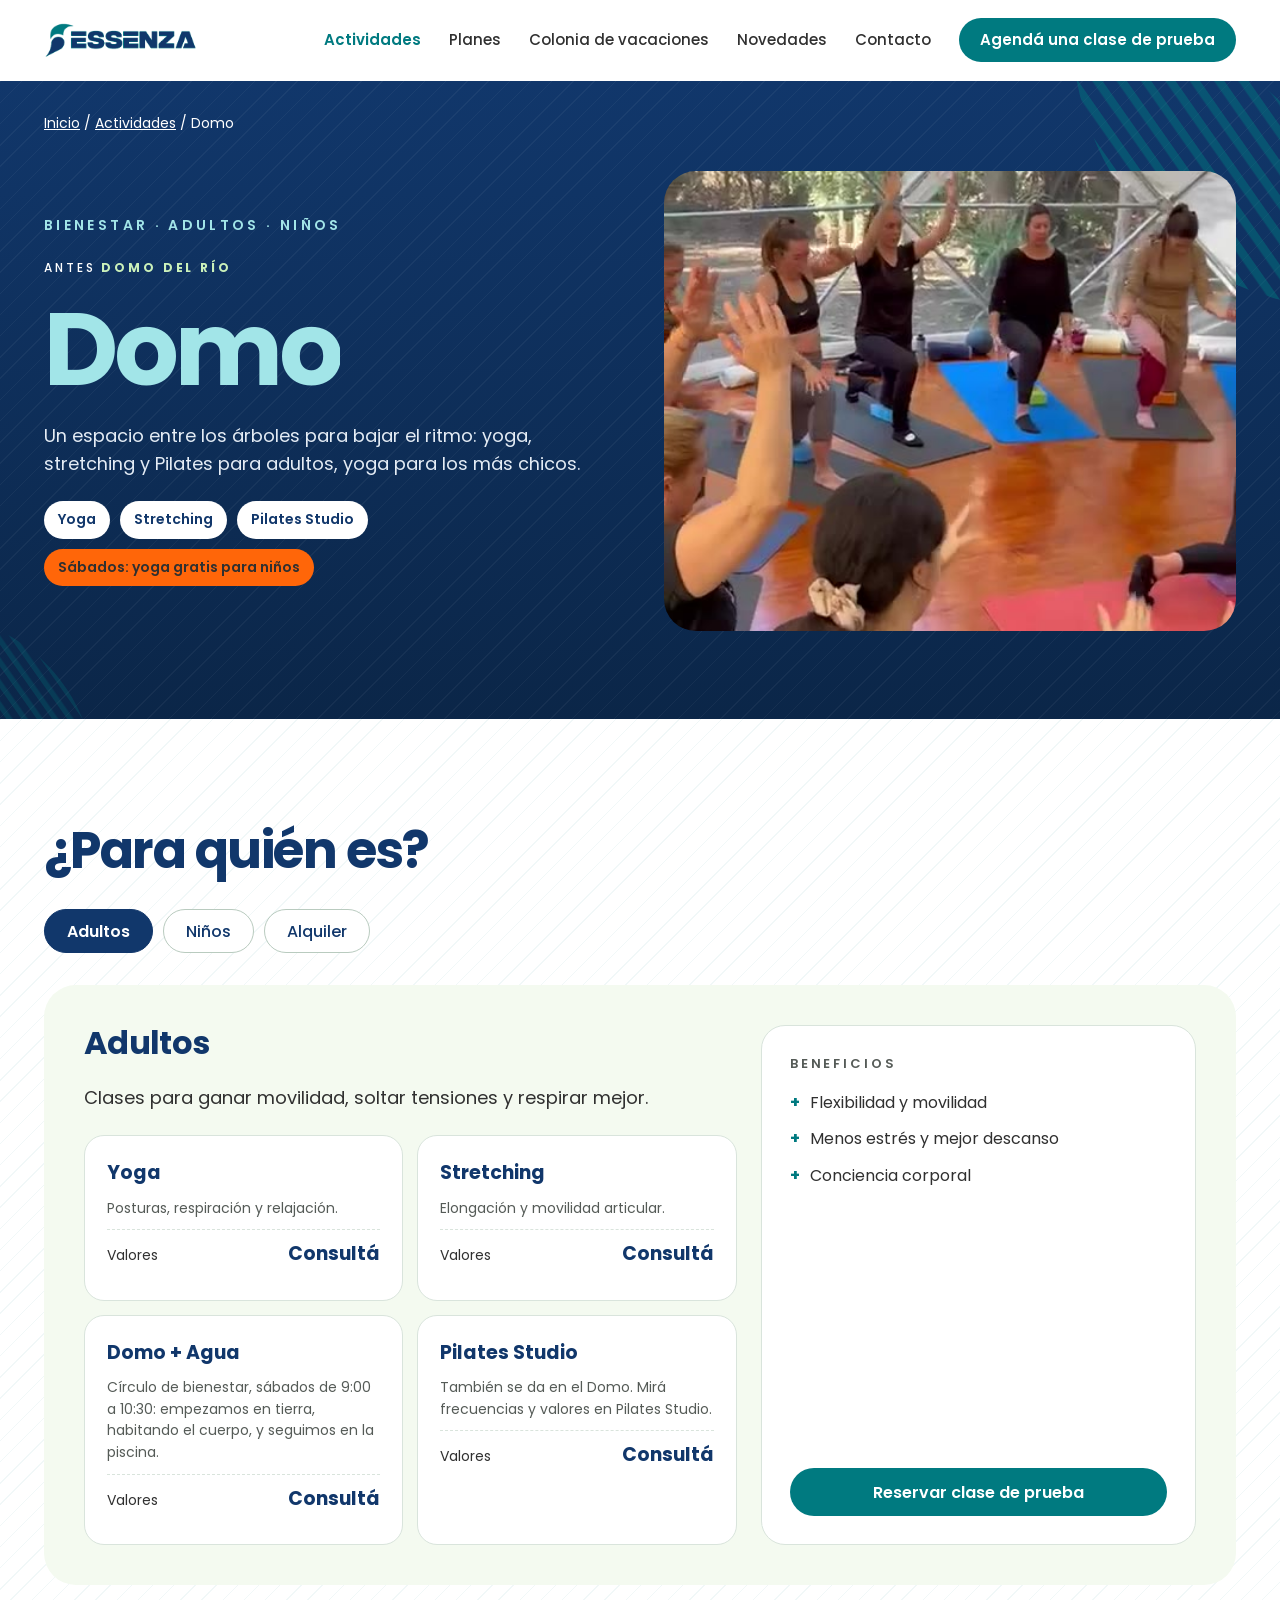
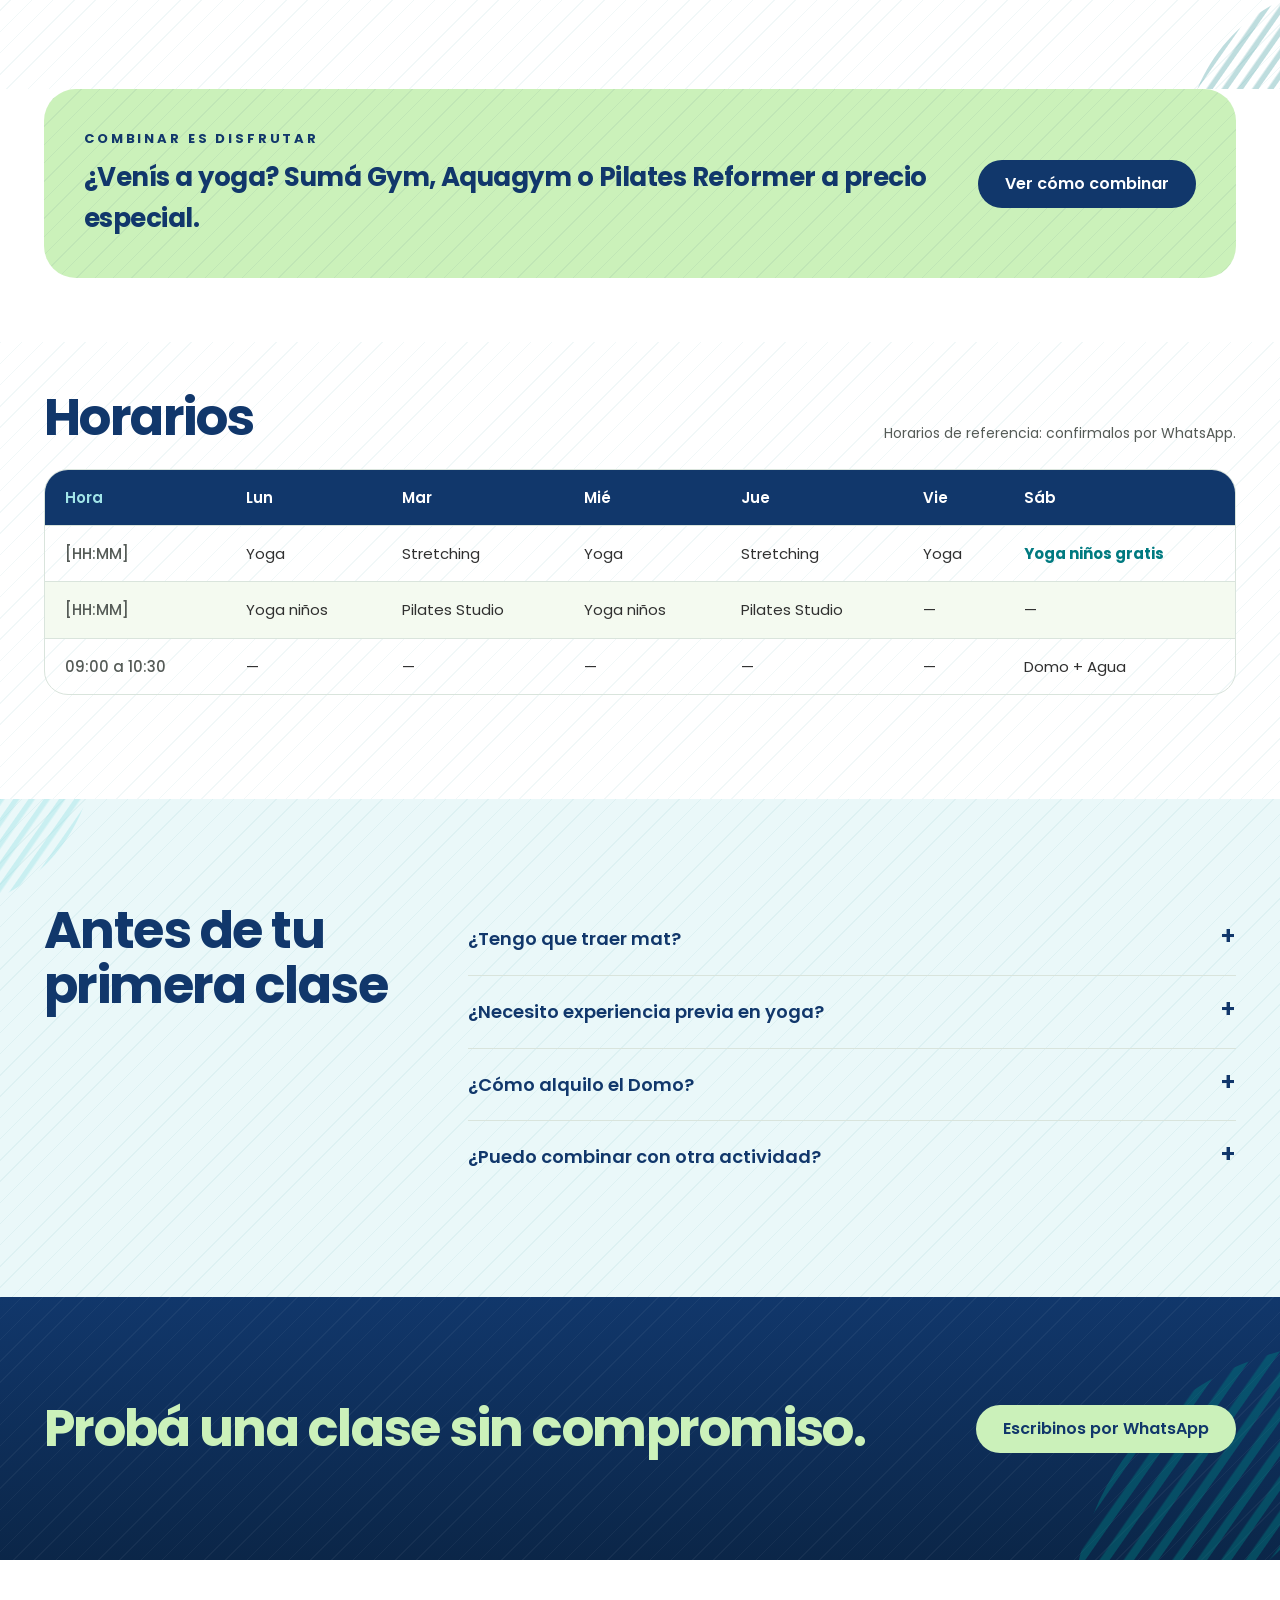
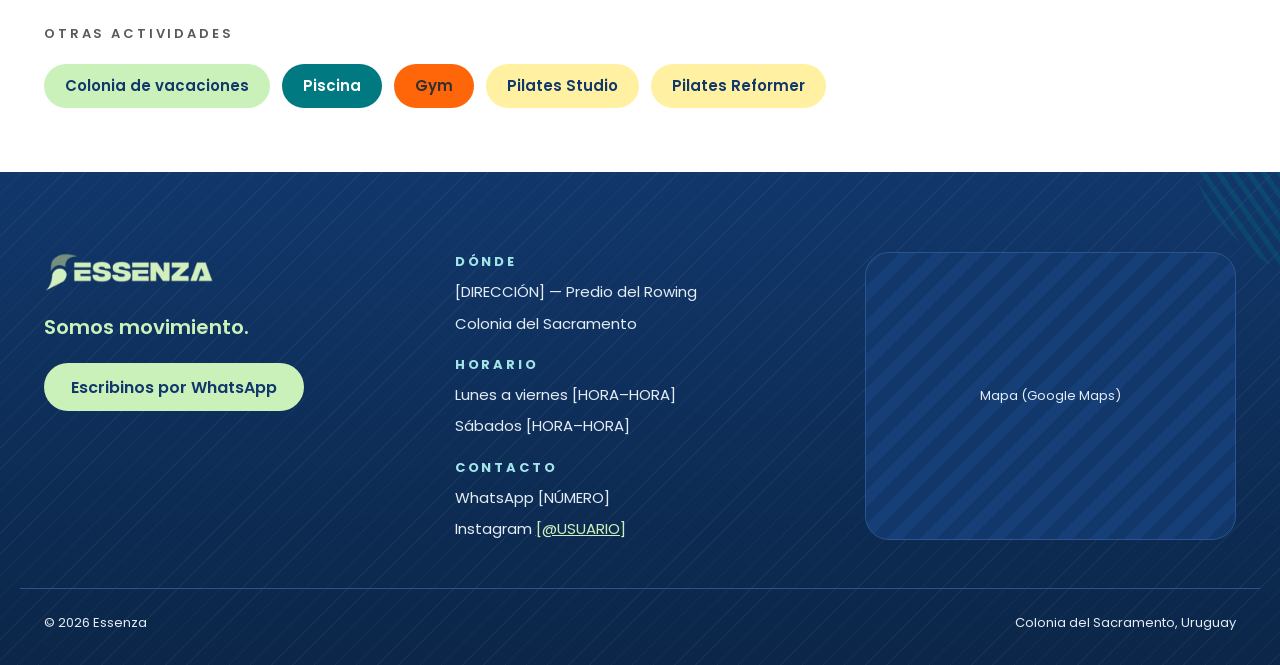
<file: domo.html>
<!doctype html>
<html lang="es">
<head>
<meta charset="utf-8">
<meta name="viewport" content="width=device-width, initial-scale=1, viewport-fit=cover">
<title>Domo · Essenza</title>
<meta name="description" content="Domo en Essenza, Colonia del Sacramento. Yoga y stretching para adultos, yoga para niños. También disponible para alquiler.">
<meta name="theme-color" content="#11376B">
<link rel="preconnect" href="https://fonts.googleapis.com">
<link rel="preconnect" href="https://fonts.gstatic.com" crossorigin>
<link rel="stylesheet" href="https://fonts.googleapis.com/css2?family=Poppins:wght@400;500;600;700&display=swap">
<link rel="stylesheet" href="css/styles.css">
</head>
<body>
<div class="site" data-precios="completos">
<header class="header">
  <nav class="wrap nav" aria-label="Principal">
    <a class="nav__logo" href="index.html" aria-label="Essenza, inicio"><img src="img/logo-essenza.png" alt="Essenza" width="160" height="38"></a>
    <button class="nav__toggle" type="button" aria-expanded="false" aria-controls="menu" aria-label="Abrir menú">
      <svg viewBox="0 0 24 24" width="22" height="22" fill="none" stroke="currentColor" stroke-width="2" stroke-linecap="round" aria-hidden="true"><path d="M4 7h16M4 12h16M4 17h16"/></svg>
    </button>
    <div class="nav__menu" id="menu">
      <a class="nav__link" href="index.html#actividades" aria-current="page">Actividades</a>
      <a class="nav__link" href="planes.html">Planes</a>
      <a class="nav__link" href="colonia.html">Colonia de vacaciones</a>
      <a class="nav__link" href="novedades.html">Novedades</a>
      <a class="nav__link" href="#contacto">Contacto</a>
      <a class="btn btn--primary btn--sm" href="https://wa.me/598XXXXXXXX" data-wa="general" target="_blank" rel="noopener">Agendá una clase de prueba</a>
    </div>
  </nav>
</header>
<main>
<section class="act-hero hero-bienestar tex">
  <span class="leaf leaf--tr leaf--turquesa leaf--soft" aria-hidden="true"></span>
  <span class="leaf leaf--bl leaf--sm leaf--turquesa leaf--faint" aria-hidden="true"></span>
  <div class="wrap">
    <p class="crumbs"><a href="index.html">Inicio</a> / <a href="index.html#actividades">Actividades</a> / Domo</p>
    <div class="act-hero__grid">
      <div class="act-hero__text">
        <span class="act-hero__kicker fade-in">Bienestar · Adultos · Niños</span>
        <span class="antes fade-in">Antes <b>Domo del Río</b></span>
        <h1 class="act-hero__title split"><span class="w"><span>Domo</span></span></h1>
        <p class="lead fade-in">Un espacio entre los árboles para bajar el ritmo: yoga, stretching y Pilates para adultos, yoga para los más chicos.</p>
        <div class="pills fade-in"><span>Yoga</span><span>Stretching</span><span>Pilates Studio</span><span class="is-gift">Sábados: yoga gratis para niños</span></div>
      </div>
      <div class="act-hero__photo fade-in"><video class="hero-video" muted loop playsinline preload="none" poster="img/domo-loop-poster.jpg" aria-label="Clase de yoga en el Domo, rodeado de árboles" data-autoplay><source src="img/domo-loop.mp4" type="video/mp4"></video></div>
    </div>
  </div>
</section>
<section class="section tex">
  <span class="leaf leaf--br leaf--sm leaf--turquesa leaf--faint" aria-hidden="true"></span>
  <div class="wrap stack">
    <h2 class="h2" data-reveal="1">¿Para quién es?</h2>
    <div class="chips" role="tablist" aria-label="Programas por público" data-reveal="2"><button class="chip" type="button" role="tab" id="tab-adultos" aria-selected="true" aria-controls="panel-adultos" tabindex="0">Adultos</button><button class="chip" type="button" role="tab" id="tab-ninos" aria-selected="false" aria-controls="panel-ninos" tabindex="-1">Niños</button><button class="chip" type="button" role="tab" id="tab-alquiler" aria-selected="false" aria-controls="panel-alquiler" tabindex="-1">Alquiler</button></div>
    <div data-reveal="3">
    <div class="panel" id="panel-adultos" role="tabpanel" aria-labelledby="tab-adultos">
      <div class="panel__main">
        <h3 class="h3" style="font-size: 32px">Adultos</h3>
        <p class="lead" style="font-size: 18px">Clases para ganar movilidad, soltar tensiones y respirar mejor.</p>
        <div class="programs"><div class="program"><strong>Yoga</strong><p>Posturas, respiración y relajación.</p><div class="rows"><div><span>Valores</span><b>Consultá</b></div></div></div><div class="program"><strong>Stretching</strong><p>Elongación y movilidad articular.</p><div class="rows"><div><span>Valores</span><b>Consultá</b></div></div></div><div class="program"><strong>Domo + Agua</strong><p>Círculo de bienestar, sábados de 9:00 a 10:30: empezamos en tierra, habitando el cuerpo, y seguimos en la piscina.</p><div class="rows"><div><span>Valores</span><b>Consultá</b></div></div></div><div class="program"><strong>Pilates Studio</strong><p>También se da en el Domo. Mirá frecuencias y valores en Pilates Studio.</p><div class="rows"><div><span>Valores</span><b>Consultá</b></div></div></div></div>
      </div>
      <aside class="side">
        <span class="side__label">Beneficios</span>
        <ul class="ticks"><li>Flexibilidad y movilidad</li><li>Menos estrés y mejor descanso</li><li>Conciencia corporal</li></ul>
        <a class="btn btn--primary" href="https://wa.me/598XXXXXXXX" data-wa="general" target="_blank" rel="noopener">Reservar clase de prueba</a>
      </aside>
    </div>
<div class="panel" id="panel-ninos" role="tabpanel" aria-labelledby="tab-ninos" hidden>
      <div class="panel__main">
        <h3 class="h3" style="font-size: 32px">Niños</h3>
        <p class="lead" style="font-size: 18px">Yoga a través del juego para que los chicos conozcan su cuerpo y aprendan a calmarse.</p>
        <div class="programs"><div class="program"><strong>Yoga para niños</strong><p>Clases por edad. Sábados: clase gratis.</p><div class="rows"><div><span>Valores</span><b>Consultá</b></div></div></div></div>
      </div>
      <aside class="side">
        <span class="side__label">Beneficios</span>
        <ul class="ticks"><li>Concentración y calma</li><li>Equilibrio y coordinación</li><li>Un espacio de juego sin pantallas</li></ul>
        <a class="btn btn--primary" href="https://wa.me/598XXXXXXXX" data-wa="general" target="_blank" rel="noopener">Reservar clase de prueba</a>
      </aside>
    </div>
<div class="panel" id="panel-alquiler" role="tabpanel" aria-labelledby="tab-alquiler" hidden>
      <div class="panel__main">
        <h3 class="h3" style="font-size: 32px">Alquiler</h3>
        <p class="lead" style="font-size: 18px">El Domo también se alquila para talleres, encuentros y celebraciones.</p>
        <div class="programs"><div class="program"><strong>Alquiler del Domo</strong><p>Capacidad: [N] personas. Por hora o por evento.</p><div class="rows"><div><span>Valores</span><b>Consultá</b></div></div></div></div>
      </div>
      <aside class="side">
        <span class="side__label">Beneficios</span>
        <ul class="ticks"><li>Espacio amplio junto al río</li><li>Ideal para talleres y encuentros</li><li>Descuento para socios</li></ul>
        <a class="btn btn--primary" href="https://wa.me/598XXXXXXXX" data-wa="general" target="_blank" rel="noopener">Reservar clase de prueba</a>
      </aside>
    </div>
    </div>
  </div>
</section>
<section class="section--tight" style="padding-top: 0">
  <div class="wrap">
    <div class="band lined-dark" data-reveal="1">
      <div class="band__text"><strong>Combinar es disfrutar</strong><span>¿Venís a yoga? Sumá Gym, Aquagym o Pilates Reformer a precio especial.</span></div>
      <a class="btn btn--azul" href="planes.html#combinar">Ver cómo combinar</a>
    </div>
  </div>
</section>
<section class="section tex" style="padding-top: 48px">
  <div class="wrap stack" style="gap: 24px">
    <div class="head head--row" data-reveal="1">
      <h2 class="h2">Horarios</h2>
      <span class="muted" style="font-size: 14px">Horarios de referencia: confirmalos por WhatsApp.</span>
    </div>
    <!-- TODO: cargar horarios reales. Recomendado: leerlos de una planilla publicada (Google Sheets → CSV). -->
    <div class="table-wrap" data-reveal="2">
      <table class="table table--wide" data-horarios="domo">
        <caption class="sr-only">Horarios semanales de Domo</caption>
        <thead><tr><th scope="col">Hora</th><th scope="col">Lun</th><th scope="col">Mar</th><th scope="col">Mié</th><th scope="col">Jue</th><th scope="col">Vie</th><th scope="col">Sáb</th></tr></thead>
        <tbody><tr><th scope="row">[HH:MM]</th><td>Yoga</td><td>Stretching</td><td>Yoga</td><td>Stretching</td><td>Yoga</td><td class="gift">Yoga niños gratis</td></tr><tr><th scope="row">[HH:MM]</th><td>Yoga niños</td><td>Pilates Studio</td><td>Yoga niños</td><td>Pilates Studio</td><td>—</td><td>—</td></tr><tr><th scope="row">09:00 a 10:30</th><td>—</td><td>—</td><td>—</td><td>—</td><td>—</td><td>Domo + Agua</td></tr></tbody>
      </table>
    </div>
  </div>
</section>
<section class="section bg-aqua-claro tex">
  <span class="leaf leaf--tl leaf--sm leaf--aqua leaf--soft" aria-hidden="true"></span>
  <div class="wrap faq-row">
    <h2 class="h2" data-reveal="1">Antes de tu primera clase</h2>
    <div class="faq" data-reveal="2"><details><summary>¿Tengo que traer mat?<span class="plus" aria-hidden="true">+</span></summary><p>[Sí / el Domo tiene mats]</p></details><details><summary>¿Necesito experiencia previa en yoga?<span class="plus" aria-hidden="true">+</span></summary><p>No: las clases se adaptan a cada nivel.</p></details><details><summary>¿Cómo alquilo el Domo?<span class="plus" aria-hidden="true">+</span></summary><p>Escribinos por WhatsApp con la fecha y la cantidad de personas.</p></details><details><summary>¿Puedo combinar con otra actividad?<span class="plus" aria-hidden="true">+</span></summary><p>Sí: si ya venís a una actividad, sumás la segunda a precio especial. <a href="planes.html#combinar">Ver planes</a></p></details></div>
  </div>
</section>
<section class="section section--azul tex">
  <span class="leaf leaf--br leaf--turquesa leaf--soft" aria-hidden="true"></span>
  <div class="wrap cta-row">
    <h2 class="h2" data-reveal="1">Probá una clase sin compromiso.</h2>
    <a class="btn btn--verde" data-reveal="2" href="https://wa.me/598XXXXXXXX" data-wa="general" target="_blank" rel="noopener">Escribinos por WhatsApp</a>
  </div>
</section>
<section class="section--tight">
  <div class="wrap stack" style="gap: 20px">
    <span class="side__label">Otras actividades</span>
    <div class="others"><a class="btn btn--sm bg-colonia" href="colonia.html">Colonia de vacaciones</a><a class="btn btn--sm bg-natacion" href="piscina.html">Piscina</a><a class="btn btn--sm bg-entrenamiento" href="gym.html">Gym</a><a class="btn btn--sm bg-pilates" href="pilates-studio.html">Pilates Studio</a><a class="btn btn--sm bg-pilates" href="pilates-reformer.html">Pilates Reformer</a></div>
  </div>
</section>
</main>
<footer class="footer tex" id="contacto">
  <span class="leaf leaf--tr leaf--sm leaf--turquesa leaf--faint" aria-hidden="true"></span>
  <div class="wrap footer__grid">
    <div class="footer__brand" data-reveal="1">
      <img src="img/logo-essenza-negativo.png" alt="Essenza" width="170" height="40">
      <p>Somos movimiento.</p>
      <a class="btn btn--verde" href="https://wa.me/598XXXXXXXX" data-wa="general" target="_blank" rel="noopener">Escribinos por WhatsApp</a>
    </div>
    <div class="footer__info" data-reveal="2">
      <strong>Dónde</strong>
      <span><span data-dato="direccion">[DIRECCIÓN]</span> — Predio del Rowing</span>
      <span>Colonia del Sacramento</span>
      <strong>Horario</strong>
      <span>Lunes a viernes <span data-dato="horario_semana">[HORA–HORA]</span></span>
      <span>Sábados <span data-dato="horario_sabado">[HORA–HORA]</span></span>
      <strong>Contacto</strong>
      <span>WhatsApp <span data-dato="whatsapp_texto">[NÚMERO]</span></span>
      <span>Instagram <a href="https://instagram.com/" target="_blank" rel="noopener" data-dato="instagram">[@USUARIO]</a></span>
    </div>
    <div class="footer__map ph--azul" data-reveal="3">
      <!-- TODO: reemplazar por el iframe de Google Maps del predio -->
      <span>Mapa (Google Maps)</span>
    </div>
  </div>
  <div class="wrap footer__bottom">
    <span>© 2026 Essenza</span>
    <span>Colonia del Sacramento, Uruguay</span>
  </div>
</footer>
</div>
<script src="js/datos.js"></script>
<script src="js/main.js"></script>
</body>
</html>
</file>
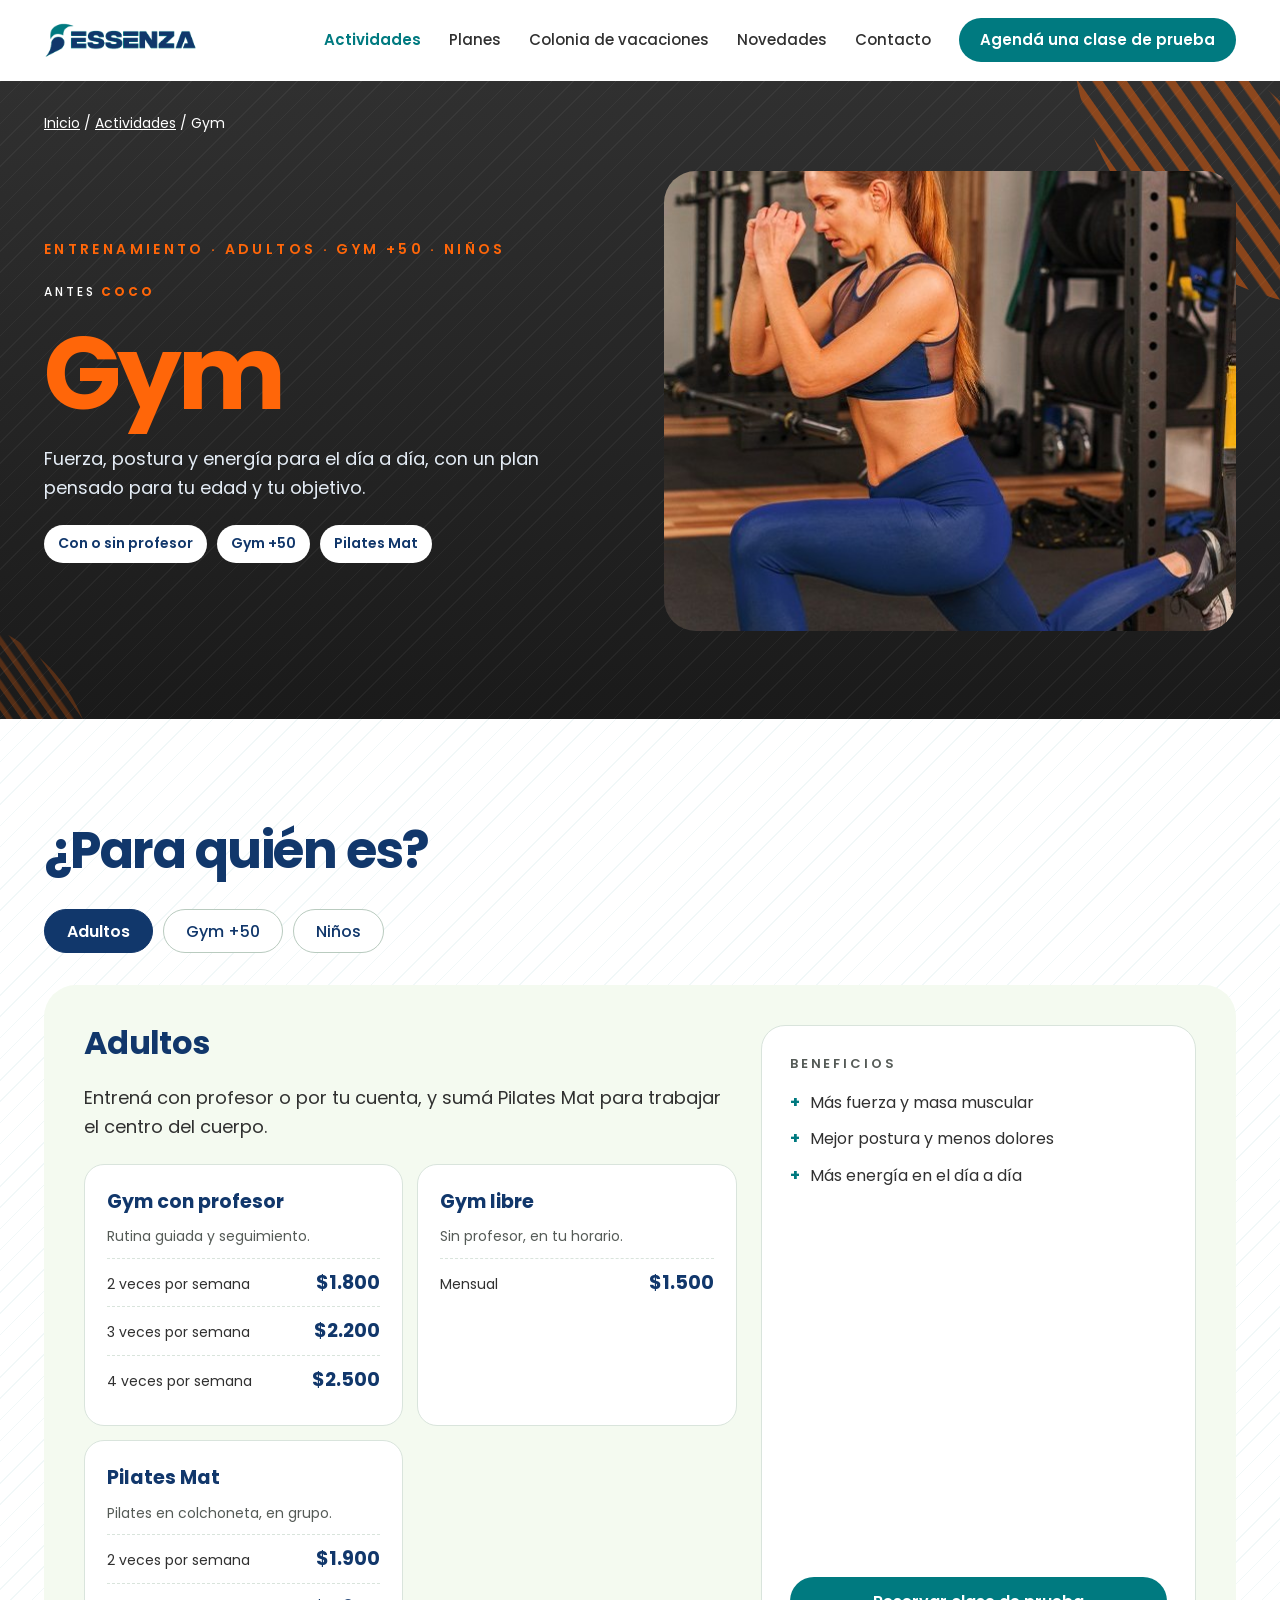
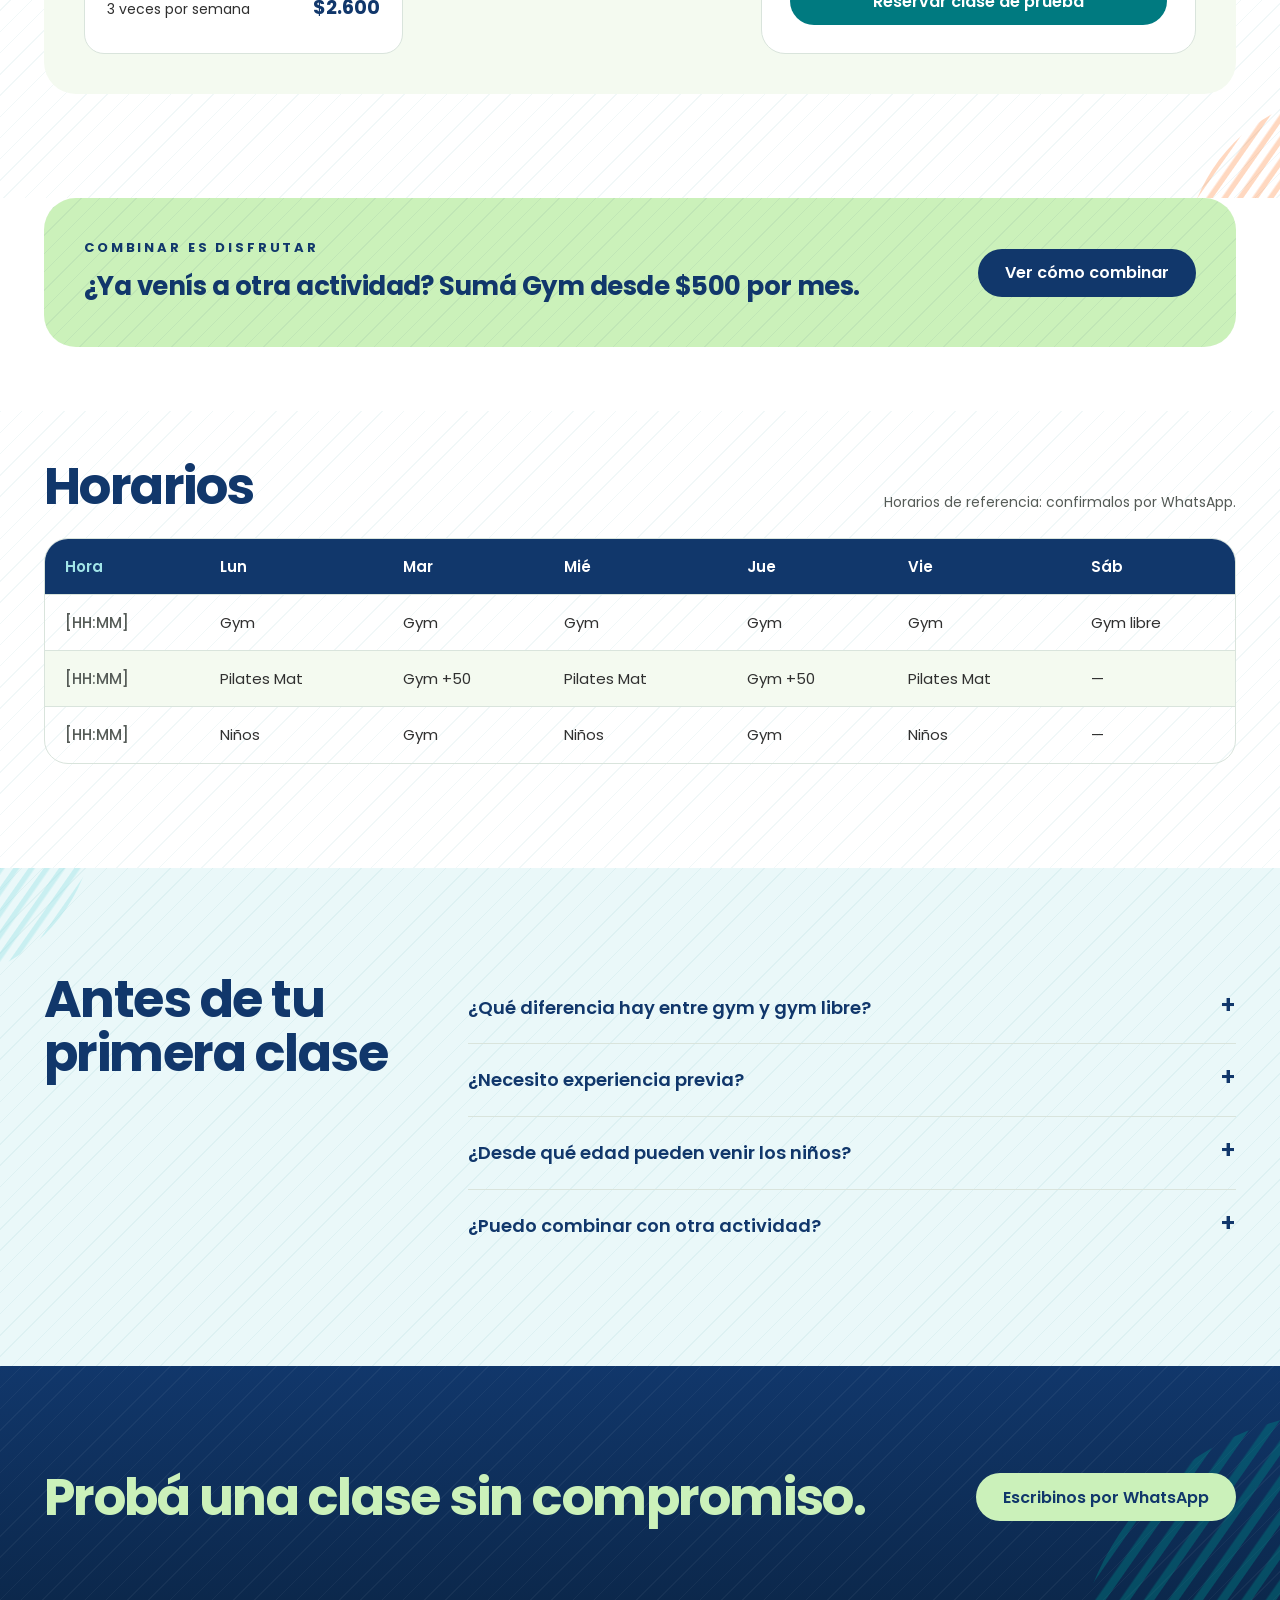
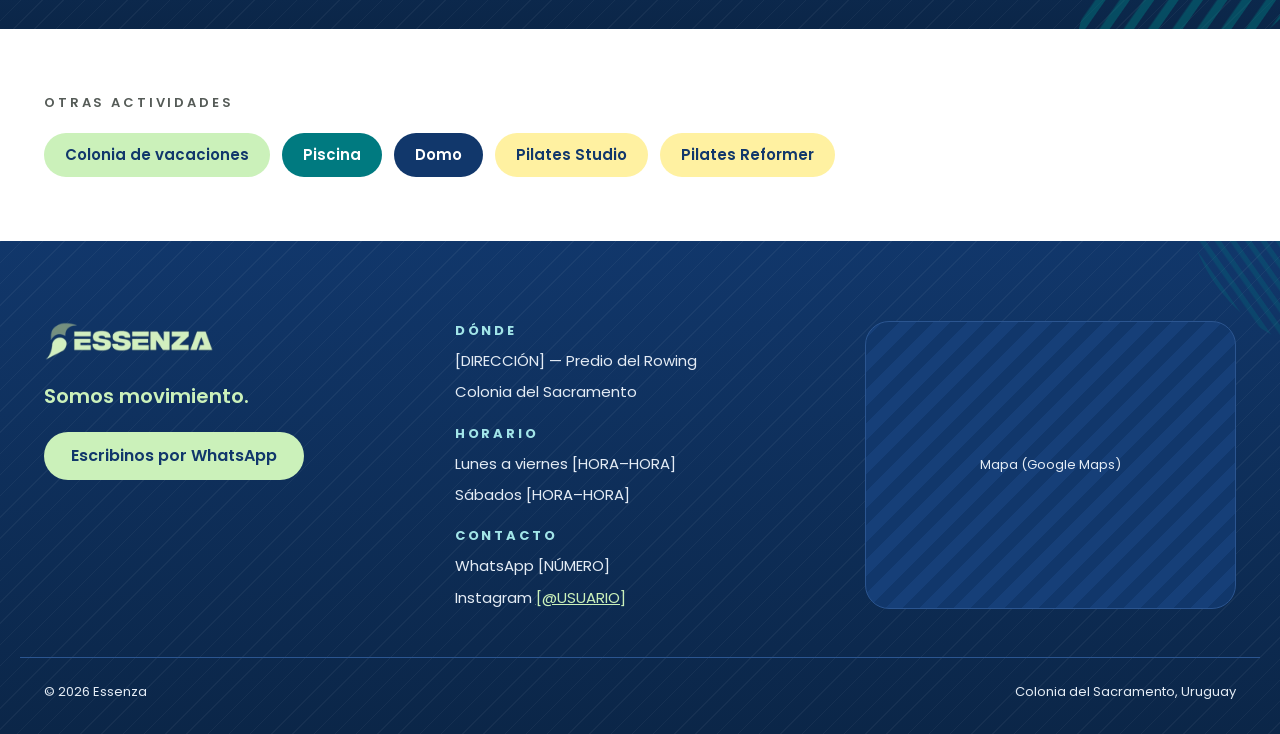
<file: gym.html>
<!doctype html>
<html lang="es">
<head>
<meta charset="utf-8">
<meta name="viewport" content="width=device-width, initial-scale=1, viewport-fit=cover">
<title>Gym · Essenza</title>
<meta name="description" content="Gym en Essenza, Colonia del Sacramento. Gym con profesor y gym libre, Pilates Mat y Gym +50. Clases personalizadas para niños.">
<meta name="theme-color" content="#11376B">
<link rel="preconnect" href="https://fonts.googleapis.com">
<link rel="preconnect" href="https://fonts.gstatic.com" crossorigin>
<link rel="stylesheet" href="https://fonts.googleapis.com/css2?family=Poppins:wght@400;500;600;700&display=swap">
<link rel="stylesheet" href="css/styles.css">
</head>
<body>
<div class="site" data-precios="completos">
<header class="header">
  <nav class="wrap nav" aria-label="Principal">
    <a class="nav__logo" href="index.html" aria-label="Essenza, inicio"><img src="img/logo-essenza.png" alt="Essenza" width="160" height="38"></a>
    <button class="nav__toggle" type="button" aria-expanded="false" aria-controls="menu" aria-label="Abrir menú">
      <svg viewBox="0 0 24 24" width="22" height="22" fill="none" stroke="currentColor" stroke-width="2" stroke-linecap="round" aria-hidden="true"><path d="M4 7h16M4 12h16M4 17h16"/></svg>
    </button>
    <div class="nav__menu" id="menu">
      <a class="nav__link" href="index.html#actividades" aria-current="page">Actividades</a>
      <a class="nav__link" href="planes.html">Planes</a>
      <a class="nav__link" href="colonia.html">Colonia de vacaciones</a>
      <a class="nav__link" href="novedades.html">Novedades</a>
      <a class="nav__link" href="#contacto">Contacto</a>
      <a class="btn btn--primary btn--sm" href="https://wa.me/598XXXXXXXX" data-wa="general" target="_blank" rel="noopener">Agendá una clase de prueba</a>
    </div>
  </nav>
</header>
<main>
<section class="act-hero hero-entrenamiento tex">
  <span class="leaf leaf--tr leaf--naranja leaf--soft" aria-hidden="true"></span>
  <span class="leaf leaf--bl leaf--sm leaf--naranja leaf--faint" aria-hidden="true"></span>
  <div class="wrap">
    <p class="crumbs"><a href="index.html">Inicio</a> / <a href="index.html#actividades">Actividades</a> / Gym</p>
    <div class="act-hero__grid">
      <div class="act-hero__text">
        <span class="act-hero__kicker fade-in">Entrenamiento · Adultos · Gym +50 · Niños</span>
        <span class="antes fade-in">Antes <b>Coco</b></span>
        <h1 class="act-hero__title split"><span class="w"><span>Gym</span></span></h1>
        <p class="lead fade-in">Fuerza, postura y energía para el día a día, con un plan pensado para tu edad y tu objetivo.</p>
        <div class="pills fade-in"><span>Con o sin profesor</span><span>Gym +50</span><span>Pilates Mat</span></div>
      </div>
      <div class="act-hero__photo fade-in"><img src="img/entrenamiento.jpg" alt="Mujer entrenando con TRX en el gimnasio" data-px="0.08"></div>
    </div>
  </div>
</section>
<section class="section tex">
  <span class="leaf leaf--br leaf--sm leaf--naranja leaf--faint" aria-hidden="true"></span>
  <div class="wrap stack">
    <h2 class="h2" data-reveal="1">¿Para quién es?</h2>
    <div class="chips" role="tablist" aria-label="Programas por público" data-reveal="2"><button class="chip" type="button" role="tab" id="tab-adultos" aria-selected="true" aria-controls="panel-adultos" tabindex="0">Adultos</button><button class="chip" type="button" role="tab" id="tab-mas50" aria-selected="false" aria-controls="panel-mas50" tabindex="-1">Gym +50</button><button class="chip" type="button" role="tab" id="tab-ninos" aria-selected="false" aria-controls="panel-ninos" tabindex="-1">Niños</button></div>
    <div data-reveal="3">
    <div class="panel" id="panel-adultos" role="tabpanel" aria-labelledby="tab-adultos">
      <div class="panel__main">
        <h3 class="h3" style="font-size: 32px">Adultos</h3>
        <p class="lead" style="font-size: 18px">Entrená con profesor o por tu cuenta, y sumá Pilates Mat para trabajar el centro del cuerpo.</p>
        <div class="programs"><div class="program"><strong>Gym con profesor</strong><p>Rutina guiada y seguimiento.</p><div class="rows p-full"><div><span>2 veces por semana</span><b data-precio="gym-profesor.2-veces-por-semana">$1.800</b></div><div><span>3 veces por semana</span><b data-precio="gym-profesor.3-veces-por-semana">$2.200</b></div><div><span>4 veces por semana</span><b data-precio="gym-profesor.4-veces-por-semana">$2.500</b></div></div><div class="rows p-from"><div><span>desde</span><b data-desde="gym-profesor">$1.800</b></div></div><div class="rows p-hide"><div><span>Valores</span><b>Consultá</b></div></div></div><div class="program"><strong>Gym libre</strong><p>Sin profesor, en tu horario.</p><div class="rows p-full"><div><span>Mensual</span><b data-precio="gym-libre.mensual">$1.500</b></div></div><div class="rows p-from"><div><span>desde</span><b data-desde="gym-libre">$1.500</b></div></div><div class="rows p-hide"><div><span>Valores</span><b>Consultá</b></div></div></div><div class="program"><strong>Pilates Mat</strong><p>Pilates en colchoneta, en grupo.</p><div class="rows p-full"><div><span>2 veces por semana</span><b data-precio="pilates-mat.2-veces-por-semana">$1.900</b></div><div><span>3 veces por semana</span><b data-precio="pilates-mat.3-veces-por-semana">$2.600</b></div></div><div class="rows p-from"><div><span>desde</span><b data-desde="pilates-mat">$1.900</b></div></div><div class="rows p-hide"><div><span>Valores</span><b>Consultá</b></div></div></div></div>
      </div>
      <aside class="side">
        <span class="side__label">Beneficios</span>
        <ul class="ticks"><li>Más fuerza y masa muscular</li><li>Mejor postura y menos dolores</li><li>Más energía en el día a día</li></ul>
        <a class="btn btn--primary" href="https://wa.me/598XXXXXXXX" data-wa="general" target="_blank" rel="noopener">Reservar clase de prueba</a>
      </aside>
    </div>
<div class="panel" id="panel-mas50" role="tabpanel" aria-labelledby="tab-mas50" hidden>
      <div class="panel__main">
        <h3 class="h3" style="font-size: 32px">Gym +50</h3>
        <p class="lead" style="font-size: 18px">Un espacio para mantenerse fuerte y activo, a un ritmo cuidado y acompañado.</p>
        <div class="programs"><div class="program"><strong>Gym +50</strong><p>Grupos reducidos, ejercicios adaptados.</p><div class="rows"><div><span>Valores</span><b>Consultá</b></div></div></div></div>
      </div>
      <aside class="side">
        <span class="side__label">Beneficios</span>
        <ul class="ticks"><li>Equilibrio y prevención de caídas</li><li>Huesos y articulaciones fuertes</li><li>Un grupo con el que entrenar</li></ul>
        <a class="btn btn--primary" href="https://wa.me/598XXXXXXXX" data-wa="general" target="_blank" rel="noopener">Reservar clase de prueba</a>
      </aside>
    </div>
<div class="panel" id="panel-ninos" role="tabpanel" aria-labelledby="tab-ninos" hidden>
      <div class="panel__main">
        <h3 class="h3" style="font-size: 32px">Niños</h3>
        <p class="lead" style="font-size: 18px">Clases personalizadas para que los chicos se muevan con técnica y seguridad.</p>
        <div class="programs"><div class="program"><strong>Clases personalizadas</strong><p>Con profesor, según la edad.</p><div class="rows"><div><span>Valores</span><b>Consultá</b></div></div></div></div>
      </div>
      <aside class="side">
        <span class="side__label">Beneficios</span>
        <ul class="ticks"><li>Coordinación y fuerza adecuadas a la edad</li><li>Hábitos saludables desde chicos</li><li>Confianza en el propio cuerpo</li></ul>
        <a class="btn btn--primary" href="https://wa.me/598XXXXXXXX" data-wa="general" target="_blank" rel="noopener">Reservar clase de prueba</a>
      </aside>
    </div>
    </div>
  </div>
</section>
<section class="section--tight" style="padding-top: 0">
  <div class="wrap">
    <div class="band lined-dark" data-reveal="1">
      <div class="band__text"><strong>Combinar es disfrutar</strong><span>¿Ya venís a otra actividad? Sumá Gym<span class="p-num"> desde <span data-desde="combo-gym">$500</span> por mes.</span><span class="p-hide"> a precio especial.</span></span></div>
      <a class="btn btn--azul" href="planes.html#combinar">Ver cómo combinar</a>
    </div>
  </div>
</section>
<section class="section tex" style="padding-top: 48px">
  <div class="wrap stack" style="gap: 24px">
    <div class="head head--row" data-reveal="1">
      <h2 class="h2">Horarios</h2>
      <span class="muted" style="font-size: 14px">Horarios de referencia: confirmalos por WhatsApp.</span>
    </div>
    <!-- TODO: cargar horarios reales. Recomendado: leerlos de una planilla publicada (Google Sheets → CSV). -->
    <div class="table-wrap" data-reveal="2">
      <table class="table table--wide" data-horarios="gym">
        <caption class="sr-only">Horarios semanales de Gym</caption>
        <thead><tr><th scope="col">Hora</th><th scope="col">Lun</th><th scope="col">Mar</th><th scope="col">Mié</th><th scope="col">Jue</th><th scope="col">Vie</th><th scope="col">Sáb</th></tr></thead>
        <tbody><tr><th scope="row">[HH:MM]</th><td>Gym</td><td>Gym</td><td>Gym</td><td>Gym</td><td>Gym</td><td>Gym libre</td></tr><tr><th scope="row">[HH:MM]</th><td>Pilates Mat</td><td>Gym +50</td><td>Pilates Mat</td><td>Gym +50</td><td>Pilates Mat</td><td>—</td></tr><tr><th scope="row">[HH:MM]</th><td>Niños</td><td>Gym</td><td>Niños</td><td>Gym</td><td>Niños</td><td>—</td></tr></tbody>
      </table>
    </div>
  </div>
</section>
<section class="section bg-aqua-claro tex">
  <span class="leaf leaf--tl leaf--sm leaf--aqua leaf--soft" aria-hidden="true"></span>
  <div class="wrap faq-row">
    <h2 class="h2" data-reveal="1">Antes de tu primera clase</h2>
    <div class="faq" data-reveal="2"><details><summary>¿Qué diferencia hay entre gym y gym libre?<span class="plus" aria-hidden="true">+</span></summary><p>En gym tenés profesor y una rutina guiada; en gym libre entrenás por tu cuenta.</p></details><details><summary>¿Necesito experiencia previa?<span class="plus" aria-hidden="true">+</span></summary><p>[Evaluación inicial / adaptación de la rutina]</p></details><details><summary>¿Desde qué edad pueden venir los niños?<span class="plus" aria-hidden="true">+</span></summary><p>[Edad mínima]</p></details><details><summary>¿Puedo combinar con otra actividad?<span class="plus" aria-hidden="true">+</span></summary><p>Sí: si ya venís a una actividad, sumás la segunda a precio especial. <a href="planes.html#combinar">Ver planes</a></p></details></div>
  </div>
</section>
<section class="section section--azul tex">
  <span class="leaf leaf--br leaf--turquesa leaf--soft" aria-hidden="true"></span>
  <div class="wrap cta-row">
    <h2 class="h2" data-reveal="1">Probá una clase sin compromiso.</h2>
    <a class="btn btn--verde" data-reveal="2" href="https://wa.me/598XXXXXXXX" data-wa="general" target="_blank" rel="noopener">Escribinos por WhatsApp</a>
  </div>
</section>
<section class="section--tight">
  <div class="wrap stack" style="gap: 20px">
    <span class="side__label">Otras actividades</span>
    <div class="others"><a class="btn btn--sm bg-colonia" href="colonia.html">Colonia de vacaciones</a><a class="btn btn--sm bg-natacion" href="piscina.html">Piscina</a><a class="btn btn--sm bg-bienestar" href="domo.html">Domo</a><a class="btn btn--sm bg-pilates" href="pilates-studio.html">Pilates Studio</a><a class="btn btn--sm bg-pilates" href="pilates-reformer.html">Pilates Reformer</a></div>
  </div>
</section>
</main>
<footer class="footer tex" id="contacto">
  <span class="leaf leaf--tr leaf--sm leaf--turquesa leaf--faint" aria-hidden="true"></span>
  <div class="wrap footer__grid">
    <div class="footer__brand" data-reveal="1">
      <img src="img/logo-essenza-negativo.png" alt="Essenza" width="170" height="40">
      <p>Somos movimiento.</p>
      <a class="btn btn--verde" href="https://wa.me/598XXXXXXXX" data-wa="general" target="_blank" rel="noopener">Escribinos por WhatsApp</a>
    </div>
    <div class="footer__info" data-reveal="2">
      <strong>Dónde</strong>
      <span><span data-dato="direccion">[DIRECCIÓN]</span> — Predio del Rowing</span>
      <span>Colonia del Sacramento</span>
      <strong>Horario</strong>
      <span>Lunes a viernes <span data-dato="horario_semana">[HORA–HORA]</span></span>
      <span>Sábados <span data-dato="horario_sabado">[HORA–HORA]</span></span>
      <strong>Contacto</strong>
      <span>WhatsApp <span data-dato="whatsapp_texto">[NÚMERO]</span></span>
      <span>Instagram <a href="https://instagram.com/" target="_blank" rel="noopener" data-dato="instagram">[@USUARIO]</a></span>
    </div>
    <div class="footer__map ph--azul" data-reveal="3">
      <!-- TODO: reemplazar por el iframe de Google Maps del predio -->
      <span>Mapa (Google Maps)</span>
    </div>
  </div>
  <div class="wrap footer__bottom">
    <span>© 2026 Essenza</span>
    <span>Colonia del Sacramento, Uruguay</span>
  </div>
</footer>
</div>
<script src="js/datos.js"></script>
<script src="js/main.js"></script>
</body>
</html>
</file>
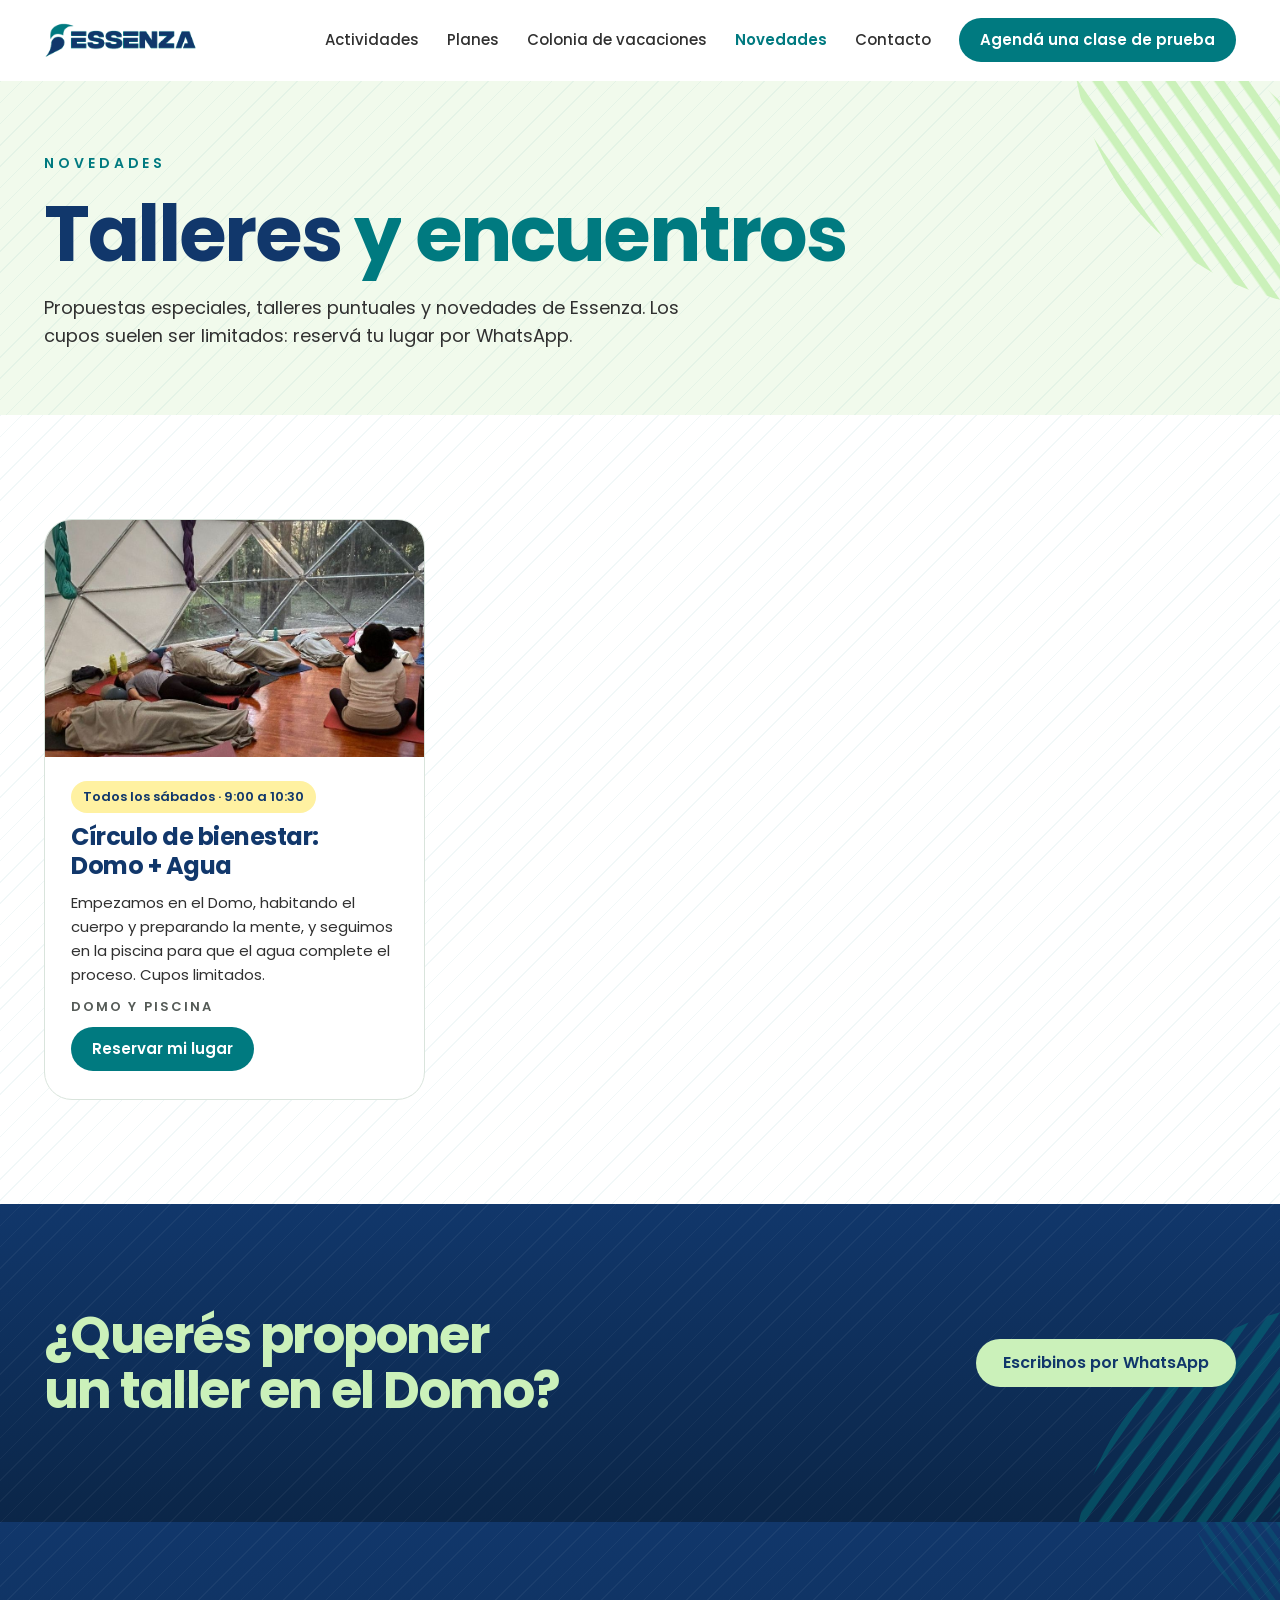
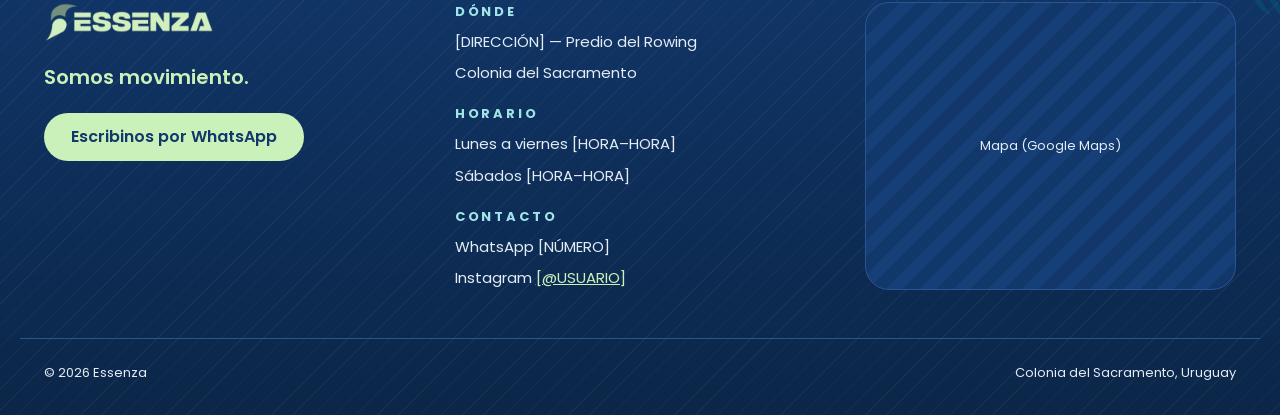
<file: novedades.html>
<!doctype html>
<html lang="es">
<head>
<meta charset="utf-8">
<meta name="viewport" content="width=device-width, initial-scale=1, viewport-fit=cover">
<title>Novedades y talleres · Essenza</title>
<meta name="description" content="Talleres, encuentros y novedades de Essenza en Colonia del Sacramento.">
<meta name="theme-color" content="#11376B">
<link rel="preconnect" href="https://fonts.googleapis.com">
<link rel="preconnect" href="https://fonts.gstatic.com" crossorigin>
<link rel="stylesheet" href="https://fonts.googleapis.com/css2?family=Poppins:wght@400;500;600;700&display=swap">
<link rel="stylesheet" href="css/styles.css">
</head>
<body>
<div class="site" data-precios="completos">
<header class="header">
  <nav class="wrap nav" aria-label="Principal">
    <a class="nav__logo" href="index.html" aria-label="Essenza, inicio"><img src="img/logo-essenza.png" alt="Essenza" width="160" height="38"></a>
    <button class="nav__toggle" type="button" aria-expanded="false" aria-controls="menu" aria-label="Abrir menú">
      <svg viewBox="0 0 24 24" width="22" height="22" fill="none" stroke="currentColor" stroke-width="2" stroke-linecap="round" aria-hidden="true"><path d="M4 7h16M4 12h16M4 17h16"/></svg>
    </button>
    <div class="nav__menu" id="menu">
      <a class="nav__link" href="index.html#actividades">Actividades</a>
      <a class="nav__link" href="planes.html">Planes</a>
      <a class="nav__link" href="colonia.html">Colonia de vacaciones</a>
      <a class="nav__link" href="novedades.html" aria-current="page">Novedades</a>
      <a class="nav__link" href="#contacto">Contacto</a>
      <a class="btn btn--primary btn--sm" href="https://wa.me/598XXXXXXXX" data-wa="general" target="_blank" rel="noopener">Agendá una clase de prueba</a>
    </div>
  </nav>
</header>
<main>
<section class="bg-verde-claro tex">
  <span class="leaf leaf--tr leaf--verde" aria-hidden="true"></span>
  <div class="wrap stack" style="gap: 20px; padding-block: 72px 64px">
    <p class="eyebrow fade-in">Novedades</p>
    <h1 class="h1 split"><span class="w"><span style="animation-delay: .05s">Talleres</span></span> <span class="w"><span class="acento" style="animation-delay: .14s">y</span></span> <span class="w"><span class="acento" style="animation-delay: .21s">encuentros</span></span></h1>
    <p class="lead fade-in">Propuestas especiales, talleres puntuales y novedades de Essenza. Los cupos suelen ser limitados: reservá tu lugar por WhatsApp.</p>
  </div>
</section>

<section class="section tex">
  <div class="wrap stack">
    <div class="news news--page" data-novedades><article class="news-card" data-vence="2026-11-30"><div class="news-card__img"><img src="img/colonia-pelota.jpg" alt="Colonia de verano: 50% para hermanos" loading="lazy"></div><div class="news-card__body"><span class="news-card__date">Inscripciones hasta el 30/11</span><h3 class="news-card__title">Colonia de verano: 50% para hermanos</h3><p class="news-card__text">Inscribiéndote en octubre y noviembre, el segundo hermano paga la mitad. Pagando la temporada por adelantado, no se abona inscripción.</p><span class="news-card__place">Colonia de vacaciones</span><a class="btn btn--primary btn--sm" href="colonia.html">Ver la colonia</a></div></article><article class="news-card"><div class="news-card__img"><img src="img/domo-relax.jpg" alt="Círculo de bienestar: Domo + Agua" loading="lazy"></div><div class="news-card__body"><span class="news-card__date">Todos los sábados · 9:00 a 10:30</span><h3 class="news-card__title">Círculo de bienestar: Domo + Agua</h3><p class="news-card__text">Empezamos en el Domo, habitando el cuerpo y preparando la mente, y seguimos en la piscina para que el agua complete el proceso. Cupos limitados.</p><span class="news-card__place">Domo y piscina</span><a class="btn btn--primary btn--sm" href="https://wa.me/59898177013" data-wa="natacion" target="_blank" rel="noopener">Reservar mi lugar</a></div></article></div>
    <p class="empty" data-novedades-empty hidden>Por ahora no hay talleres programados. Seguinos en Instagram <a href="https://instagram.com/" target="_blank" rel="noopener" data-dato="instagram">[@USUARIO]</a> para enterarte primero.</p>
  </div>
</section>

<section class="section section--azul tex">
  <span class="leaf leaf--br leaf--turquesa leaf--soft" aria-hidden="true"></span>
  <div class="wrap cta-row">
    <h2 class="h2" data-reveal="1">¿Querés proponer un taller en el Domo?</h2>
    <a class="btn btn--verde" data-reveal="2" href="https://wa.me/598XXXXXXXX" data-wa="general" target="_blank" rel="noopener">Escribinos por WhatsApp</a>
  </div>
</section>
</main>
<footer class="footer tex" id="contacto">
  <span class="leaf leaf--tr leaf--sm leaf--turquesa leaf--faint" aria-hidden="true"></span>
  <div class="wrap footer__grid">
    <div class="footer__brand" data-reveal="1">
      <img src="img/logo-essenza-negativo.png" alt="Essenza" width="170" height="40">
      <p>Somos movimiento.</p>
      <a class="btn btn--verde" href="https://wa.me/598XXXXXXXX" data-wa="general" target="_blank" rel="noopener">Escribinos por WhatsApp</a>
    </div>
    <div class="footer__info" data-reveal="2">
      <strong>Dónde</strong>
      <span><span data-dato="direccion">[DIRECCIÓN]</span> — Predio del Rowing</span>
      <span>Colonia del Sacramento</span>
      <strong>Horario</strong>
      <span>Lunes a viernes <span data-dato="horario_semana">[HORA–HORA]</span></span>
      <span>Sábados <span data-dato="horario_sabado">[HORA–HORA]</span></span>
      <strong>Contacto</strong>
      <span>WhatsApp <span data-dato="whatsapp_texto">[NÚMERO]</span></span>
      <span>Instagram <a href="https://instagram.com/" target="_blank" rel="noopener" data-dato="instagram">[@USUARIO]</a></span>
    </div>
    <div class="footer__map ph--azul" data-reveal="3">
      <!-- TODO: reemplazar por el iframe de Google Maps del predio -->
      <span>Mapa (Google Maps)</span>
    </div>
  </div>
  <div class="wrap footer__bottom">
    <span>© 2026 Essenza</span>
    <span>Colonia del Sacramento, Uruguay</span>
  </div>
</footer>
</div>
<script src="js/datos.js"></script>
<script src="js/main.js"></script>
</body>
</html>
</file>
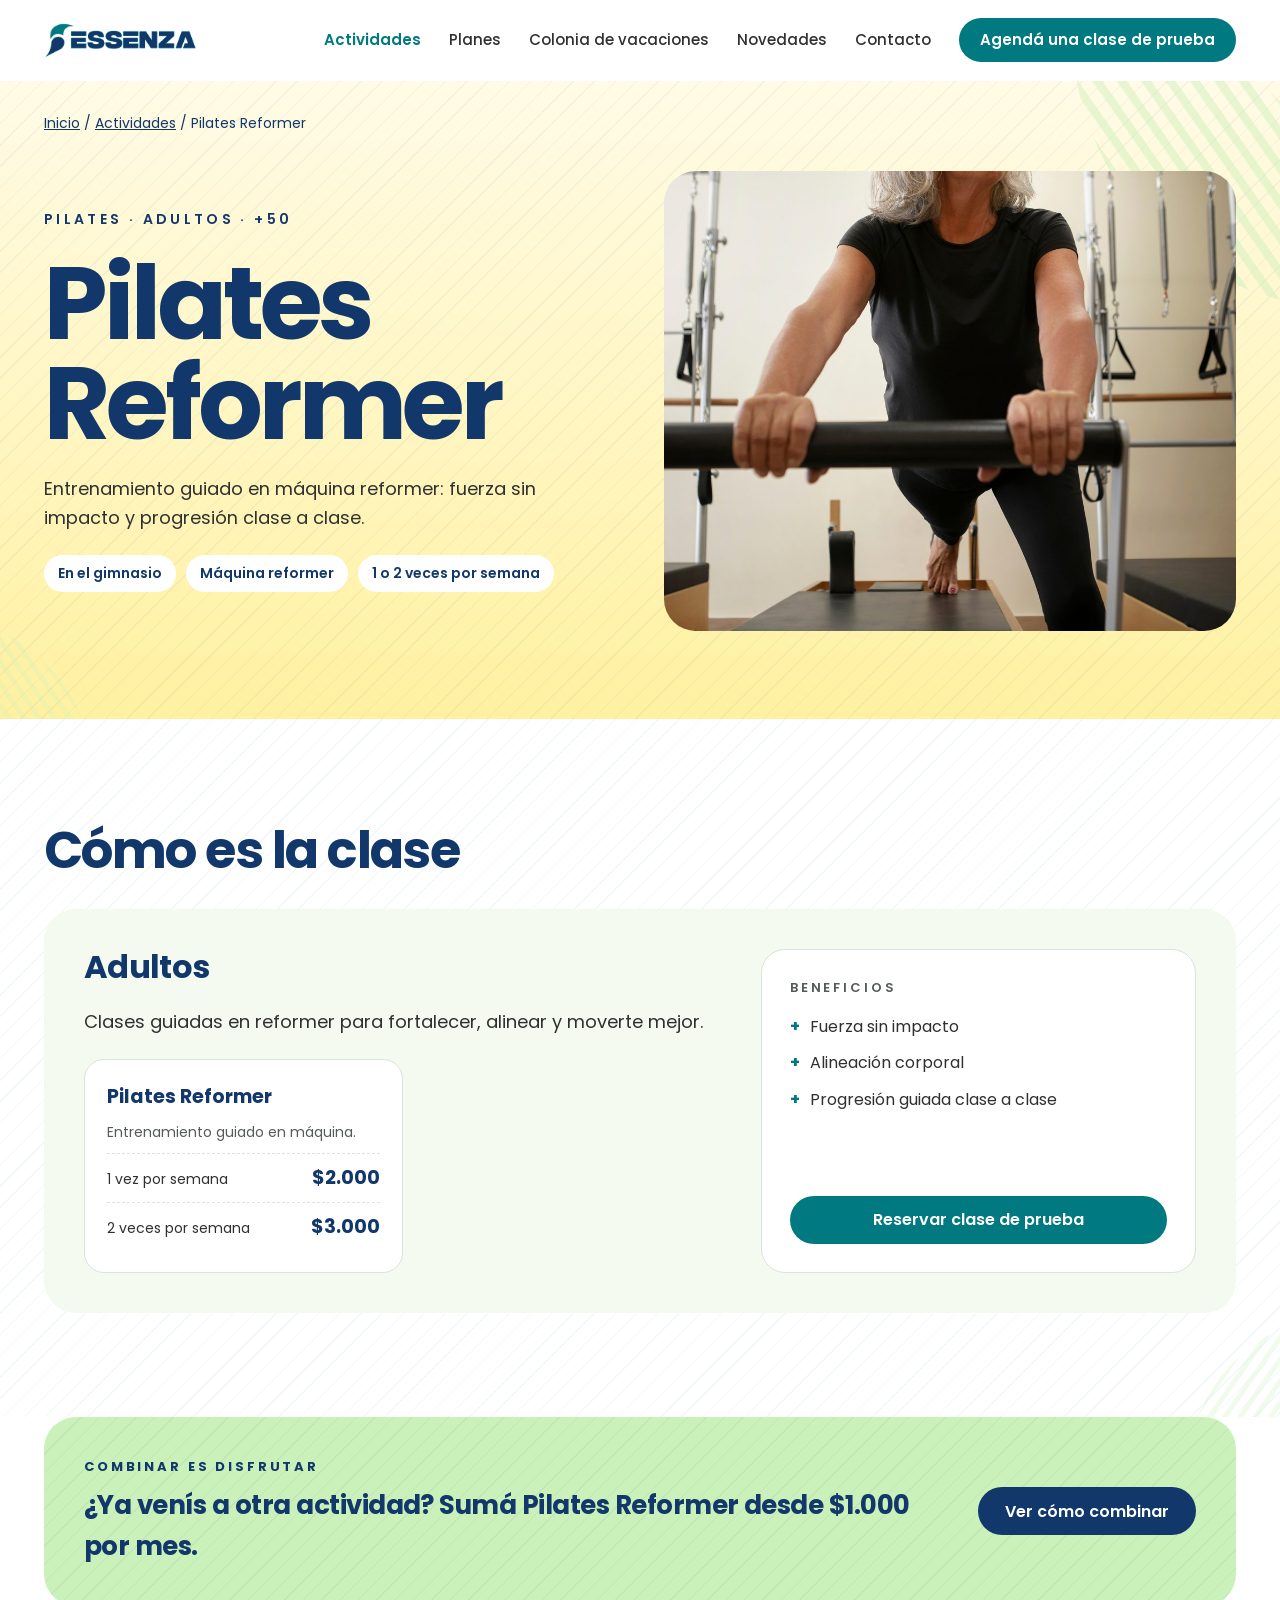
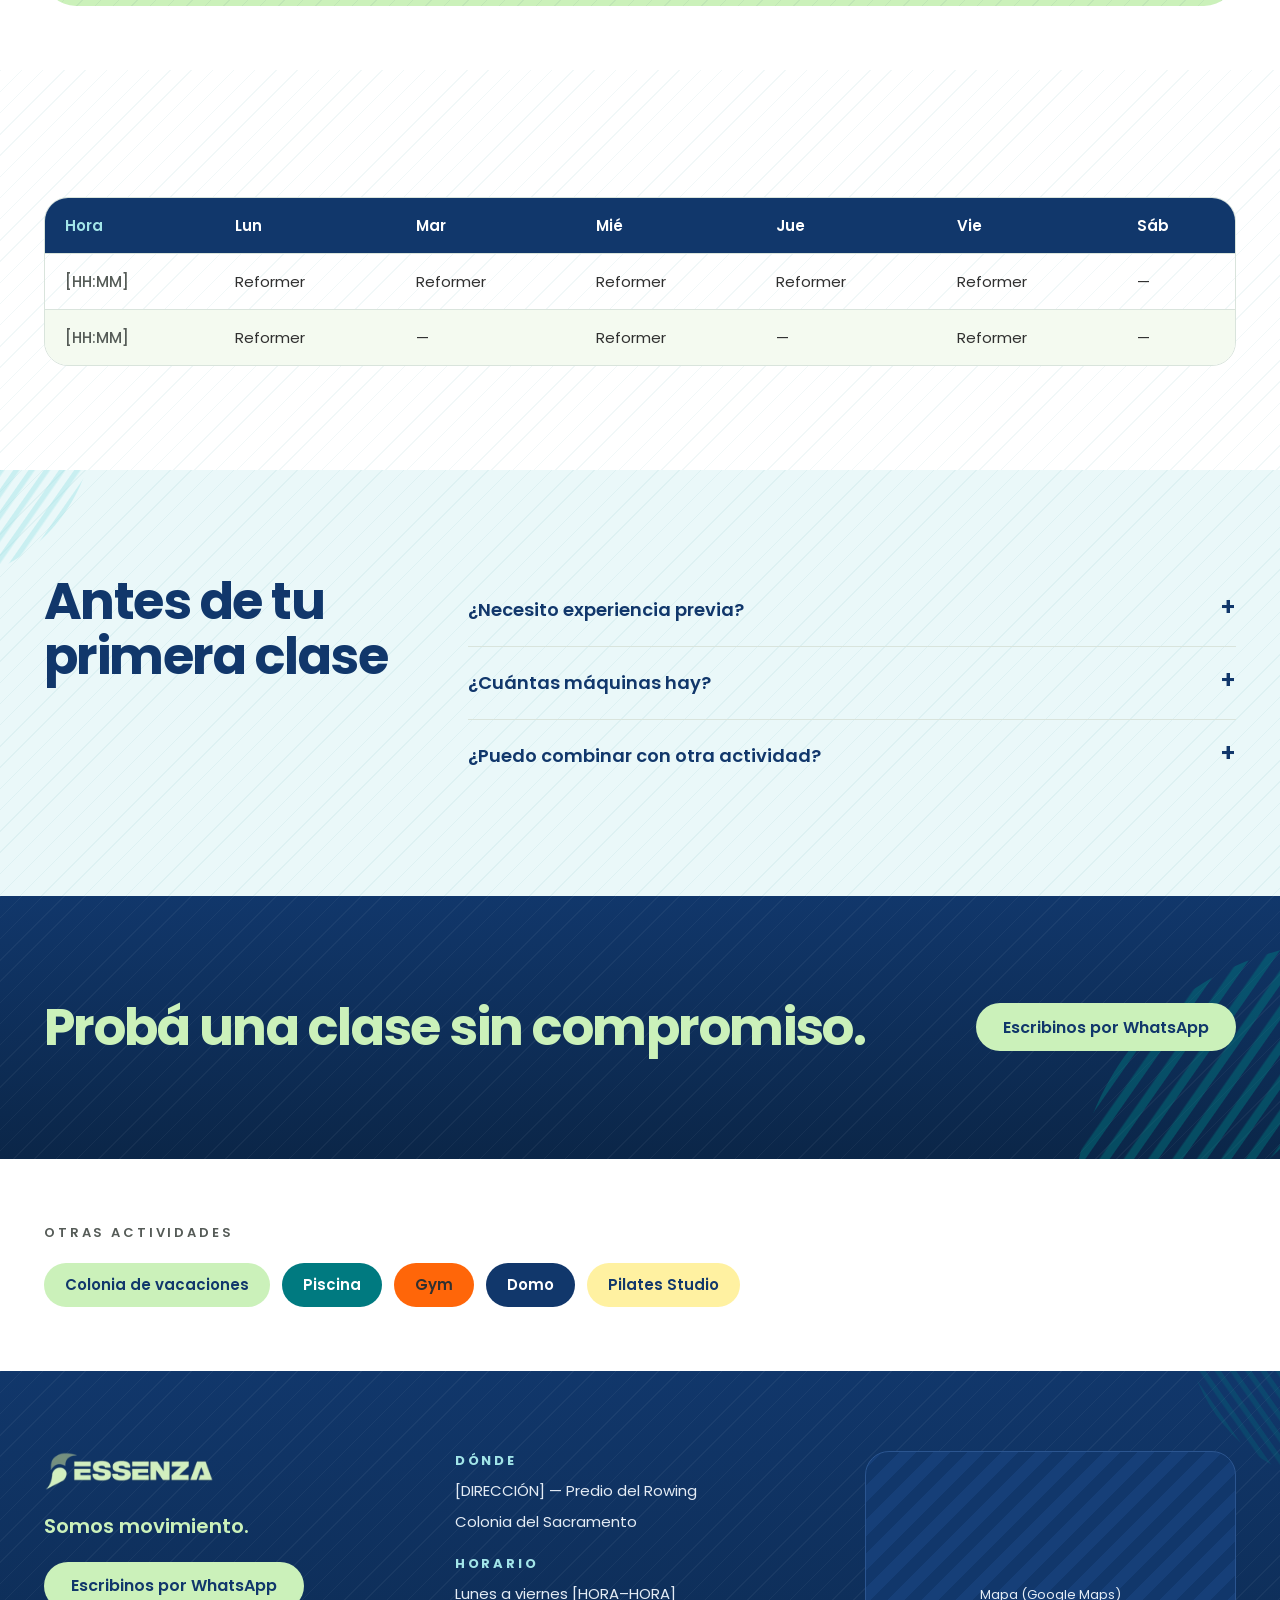
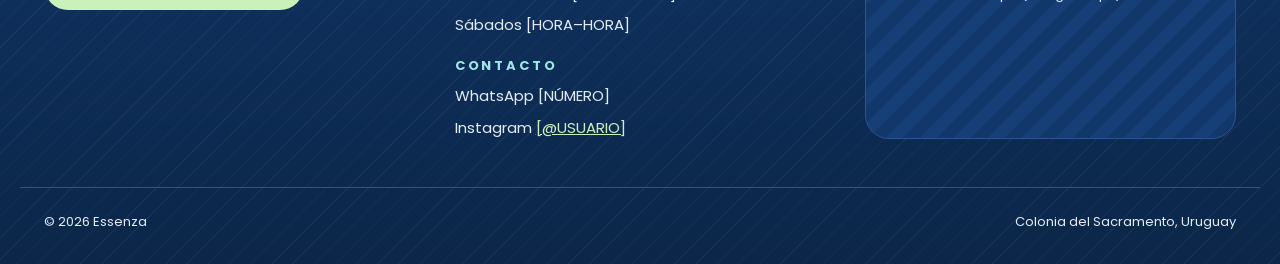
<file: pilates-reformer.html>
<!doctype html>
<html lang="es">
<head>
<meta charset="utf-8">
<meta name="viewport" content="width=device-width, initial-scale=1, viewport-fit=cover">
<title>Pilates Reformer · Essenza</title>
<meta name="description" content="Pilates Reformer en Essenza, Colonia del Sacramento. Entrenamiento guiado en reformer, con opciones de 1 o 2 veces por semana.">
<meta name="theme-color" content="#11376B">
<link rel="preconnect" href="https://fonts.googleapis.com">
<link rel="preconnect" href="https://fonts.gstatic.com" crossorigin>
<link rel="stylesheet" href="https://fonts.googleapis.com/css2?family=Poppins:wght@400;500;600;700&display=swap">
<link rel="stylesheet" href="css/styles.css">
</head>
<body>
<div class="site" data-precios="completos">
<header class="header">
  <nav class="wrap nav" aria-label="Principal">
    <a class="nav__logo" href="index.html" aria-label="Essenza, inicio"><img src="img/logo-essenza.png" alt="Essenza" width="160" height="38"></a>
    <button class="nav__toggle" type="button" aria-expanded="false" aria-controls="menu" aria-label="Abrir menú">
      <svg viewBox="0 0 24 24" width="22" height="22" fill="none" stroke="currentColor" stroke-width="2" stroke-linecap="round" aria-hidden="true"><path d="M4 7h16M4 12h16M4 17h16"/></svg>
    </button>
    <div class="nav__menu" id="menu">
      <a class="nav__link" href="index.html#actividades" aria-current="page">Actividades</a>
      <a class="nav__link" href="planes.html">Planes</a>
      <a class="nav__link" href="colonia.html">Colonia de vacaciones</a>
      <a class="nav__link" href="novedades.html">Novedades</a>
      <a class="nav__link" href="#contacto">Contacto</a>
      <a class="btn btn--primary btn--sm" href="https://wa.me/598XXXXXXXX" data-wa="general" target="_blank" rel="noopener">Agendá una clase de prueba</a>
    </div>
  </nav>
</header>
<main>
<section class="act-hero hero-pilates tex">
  <span class="leaf leaf--tr leaf--verde leaf--soft" aria-hidden="true"></span>
  <span class="leaf leaf--bl leaf--sm leaf--verde leaf--faint" aria-hidden="true"></span>
  <div class="wrap">
    <p class="crumbs"><a href="index.html">Inicio</a> / <a href="index.html#actividades">Actividades</a> / Pilates Reformer</p>
    <div class="act-hero__grid">
      <div class="act-hero__text">
        <span class="act-hero__kicker fade-in">Pilates · Adultos · +50</span>
        
        <h1 class="act-hero__title split"><span class="w"><span>Pilates Reformer</span></span></h1>
        <p class="lead fade-in">Entrenamiento guiado en máquina reformer: fuerza sin impacto y progresión clase a clase.</p>
        <div class="pills fade-in"><span>En el gimnasio</span><span>Máquina reformer</span><span>1 o 2 veces por semana</span></div>
      </div>
      <div class="act-hero__photo fade-in"><img src="img/reformer.jpg" alt="Mujer adulta mayor entrenando en una máquina reformer" data-px="0.08"></div>
    </div>
  </div>
</section>
<section class="section tex">
  <span class="leaf leaf--br leaf--sm leaf--verde leaf--faint" aria-hidden="true"></span>
  <div class="wrap stack">
    <h2 class="h2" data-reveal="1">Cómo es la clase</h2>
    
    <div data-reveal="3">
    <div class="panel" id="panel-adultos">
      <div class="panel__main">
        <h3 class="h3" style="font-size: 32px">Adultos</h3>
        <p class="lead" style="font-size: 18px">Clases guiadas en reformer para fortalecer, alinear y moverte mejor.</p>
        <div class="programs"><div class="program"><strong>Pilates Reformer</strong><p>Entrenamiento guiado en máquina.</p><div class="rows p-full"><div><span>1 vez por semana</span><b data-precio="pilates-reformer.1-vez-por-semana">$2.000</b></div><div><span>2 veces por semana</span><b data-precio="pilates-reformer.2-veces-por-semana">$3.000</b></div></div><div class="rows p-from"><div><span>desde</span><b data-desde="pilates-reformer">$2.000</b></div></div><div class="rows p-hide"><div><span>Valores</span><b>Consultá</b></div></div></div></div>
      </div>
      <aside class="side">
        <span class="side__label">Beneficios</span>
        <ul class="ticks"><li>Fuerza sin impacto</li><li>Alineación corporal</li><li>Progresión guiada clase a clase</li></ul>
        <a class="btn btn--primary" href="https://wa.me/598XXXXXXXX" data-wa="general" target="_blank" rel="noopener">Reservar clase de prueba</a>
      </aside>
    </div>
    </div>
  </div>
</section>
<section class="section--tight" style="padding-top: 0">
  <div class="wrap">
    <div class="band lined-dark" data-reveal="1">
      <div class="band__text"><strong>Combinar es disfrutar</strong><span>¿Ya venís a otra actividad? Sumá Pilates Reformer<span class="p-num"> desde <span data-desde="combo-reformer">$1.000</span> por mes.</span><span class="p-hide"> a precio especial.</span></span></div>
      <a class="btn btn--azul" href="planes.html#combinar">Ver cómo combinar</a>
    </div>
  </div>
</section>
<section class="section tex" style="padding-top: 48px">
  <div class="wrap stack" style="gap: 24px">
    <div class="head head--row" data-reveal="1">
      <h2 class="h2">Horarios</h2>
      <span class="muted" style="font-size: 14px">Horarios de referencia: confirmalos por WhatsApp.</span>
    </div>
    <!-- TODO: cargar horarios reales. Recomendado: leerlos de una planilla publicada (Google Sheets → CSV). -->
    <div class="table-wrap" data-reveal="2">
      <table class="table table--wide" data-horarios="pilates-reformer">
        <caption class="sr-only">Horarios semanales de Pilates Reformer</caption>
        <thead><tr><th scope="col">Hora</th><th scope="col">Lun</th><th scope="col">Mar</th><th scope="col">Mié</th><th scope="col">Jue</th><th scope="col">Vie</th><th scope="col">Sáb</th></tr></thead>
        <tbody><tr><th scope="row">[HH:MM]</th><td>Reformer</td><td>Reformer</td><td>Reformer</td><td>Reformer</td><td>Reformer</td><td>—</td></tr><tr><th scope="row">[HH:MM]</th><td>Reformer</td><td>—</td><td>Reformer</td><td>—</td><td>Reformer</td><td>—</td></tr></tbody>
      </table>
    </div>
  </div>
</section>
<section class="section bg-aqua-claro tex">
  <span class="leaf leaf--tl leaf--sm leaf--aqua leaf--soft" aria-hidden="true"></span>
  <div class="wrap faq-row">
    <h2 class="h2" data-reveal="1">Antes de tu primera clase</h2>
    <div class="faq" data-reveal="2"><details><summary>¿Necesito experiencia previa?<span class="plus" aria-hidden="true">+</span></summary><p>[Clase de adaptación inicial]</p></details><details><summary>¿Cuántas máquinas hay?<span class="plus" aria-hidden="true">+</span></summary><p>[N] reformers: cupo máximo por clase.</p></details><details><summary>¿Puedo combinar con otra actividad?<span class="plus" aria-hidden="true">+</span></summary><p>Sí: si ya venís a una actividad, sumás la segunda a precio especial. <a href="planes.html#combinar">Ver planes</a></p></details></div>
  </div>
</section>
<section class="section section--azul tex">
  <span class="leaf leaf--br leaf--turquesa leaf--soft" aria-hidden="true"></span>
  <div class="wrap cta-row">
    <h2 class="h2" data-reveal="1">Probá una clase sin compromiso.</h2>
    <a class="btn btn--verde" data-reveal="2" href="https://wa.me/598XXXXXXXX" data-wa="general" target="_blank" rel="noopener">Escribinos por WhatsApp</a>
  </div>
</section>
<section class="section--tight">
  <div class="wrap stack" style="gap: 20px">
    <span class="side__label">Otras actividades</span>
    <div class="others"><a class="btn btn--sm bg-colonia" href="colonia.html">Colonia de vacaciones</a><a class="btn btn--sm bg-natacion" href="piscina.html">Piscina</a><a class="btn btn--sm bg-entrenamiento" href="gym.html">Gym</a><a class="btn btn--sm bg-bienestar" href="domo.html">Domo</a><a class="btn btn--sm bg-pilates" href="pilates-studio.html">Pilates Studio</a></div>
  </div>
</section>
</main>
<footer class="footer tex" id="contacto">
  <span class="leaf leaf--tr leaf--sm leaf--turquesa leaf--faint" aria-hidden="true"></span>
  <div class="wrap footer__grid">
    <div class="footer__brand" data-reveal="1">
      <img src="img/logo-essenza-negativo.png" alt="Essenza" width="170" height="40">
      <p>Somos movimiento.</p>
      <a class="btn btn--verde" href="https://wa.me/598XXXXXXXX" data-wa="general" target="_blank" rel="noopener">Escribinos por WhatsApp</a>
    </div>
    <div class="footer__info" data-reveal="2">
      <strong>Dónde</strong>
      <span><span data-dato="direccion">[DIRECCIÓN]</span> — Predio del Rowing</span>
      <span>Colonia del Sacramento</span>
      <strong>Horario</strong>
      <span>Lunes a viernes <span data-dato="horario_semana">[HORA–HORA]</span></span>
      <span>Sábados <span data-dato="horario_sabado">[HORA–HORA]</span></span>
      <strong>Contacto</strong>
      <span>WhatsApp <span data-dato="whatsapp_texto">[NÚMERO]</span></span>
      <span>Instagram <a href="https://instagram.com/" target="_blank" rel="noopener" data-dato="instagram">[@USUARIO]</a></span>
    </div>
    <div class="footer__map ph--azul" data-reveal="3">
      <!-- TODO: reemplazar por el iframe de Google Maps del predio -->
      <span>Mapa (Google Maps)</span>
    </div>
  </div>
  <div class="wrap footer__bottom">
    <span>© 2026 Essenza</span>
    <span>Colonia del Sacramento, Uruguay</span>
  </div>
</footer>
</div>
<script src="js/datos.js"></script>
<script src="js/main.js"></script>
</body>
</html>
</file>
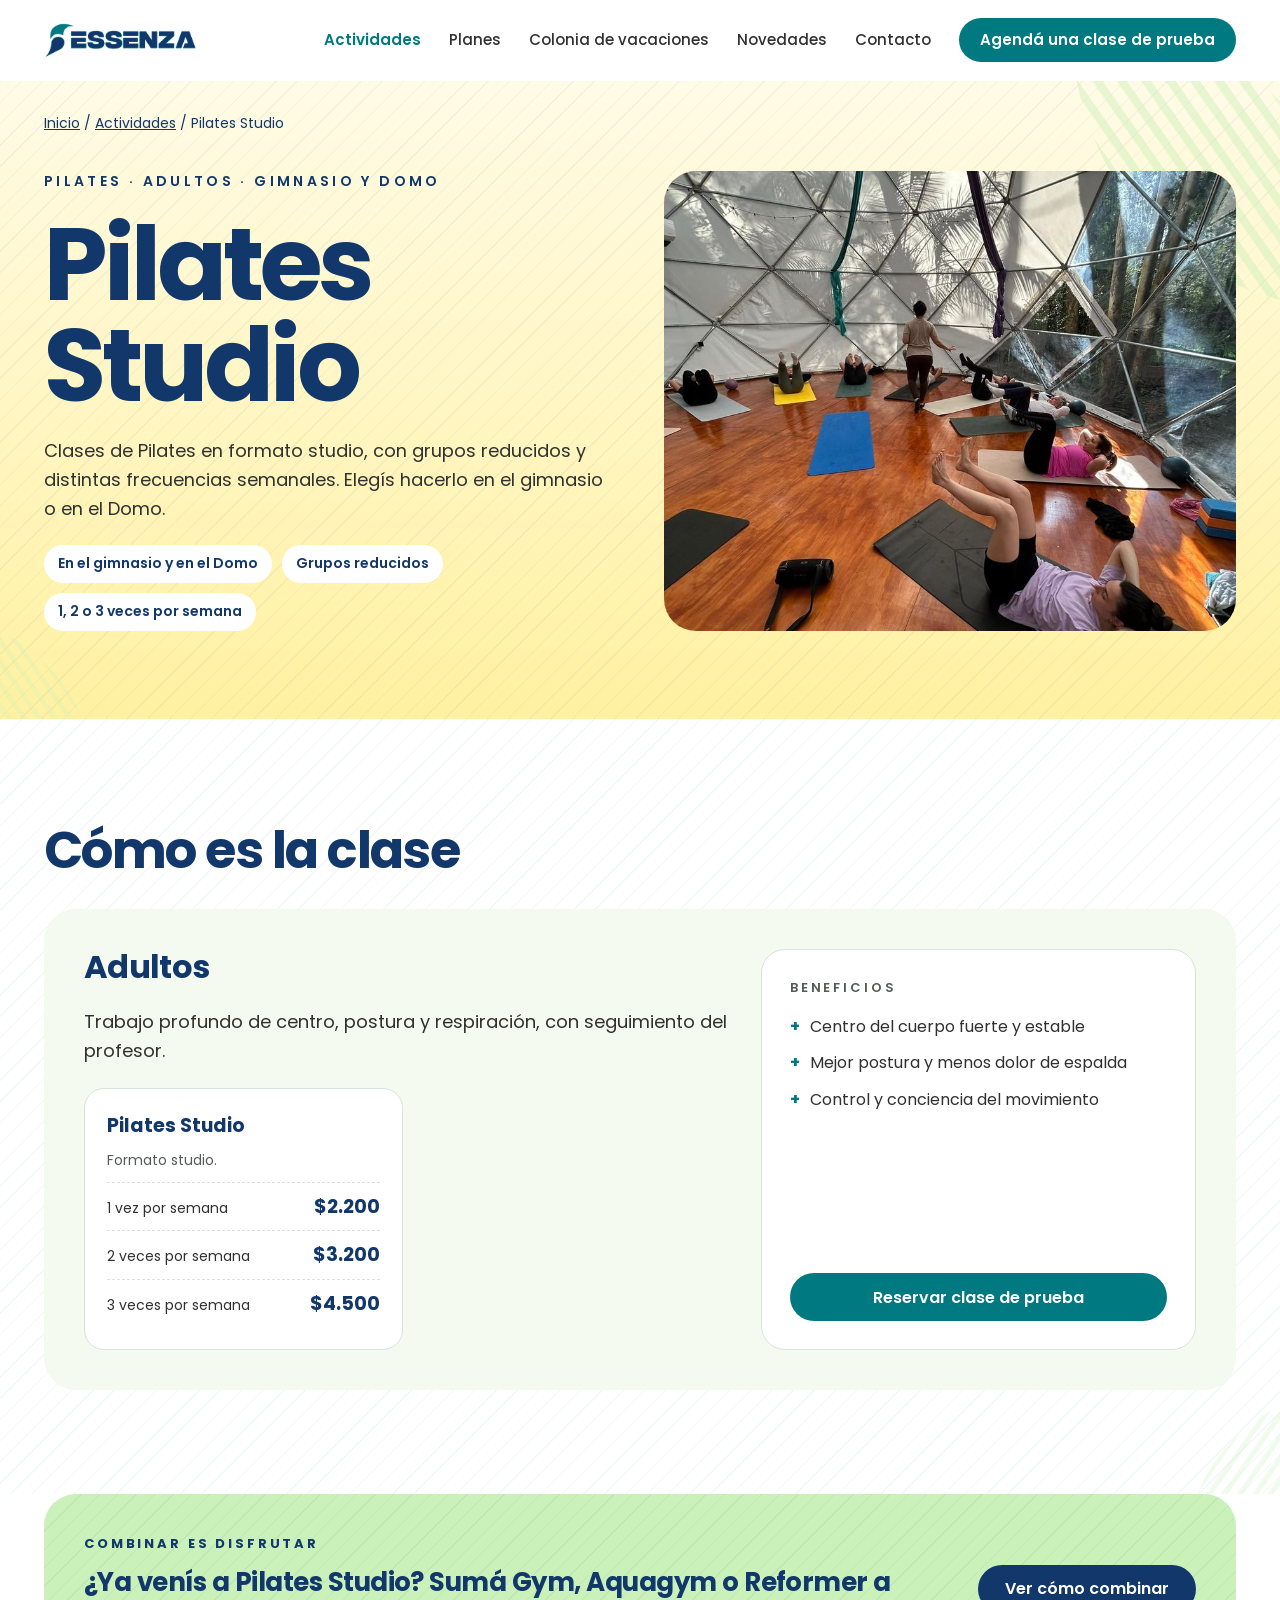
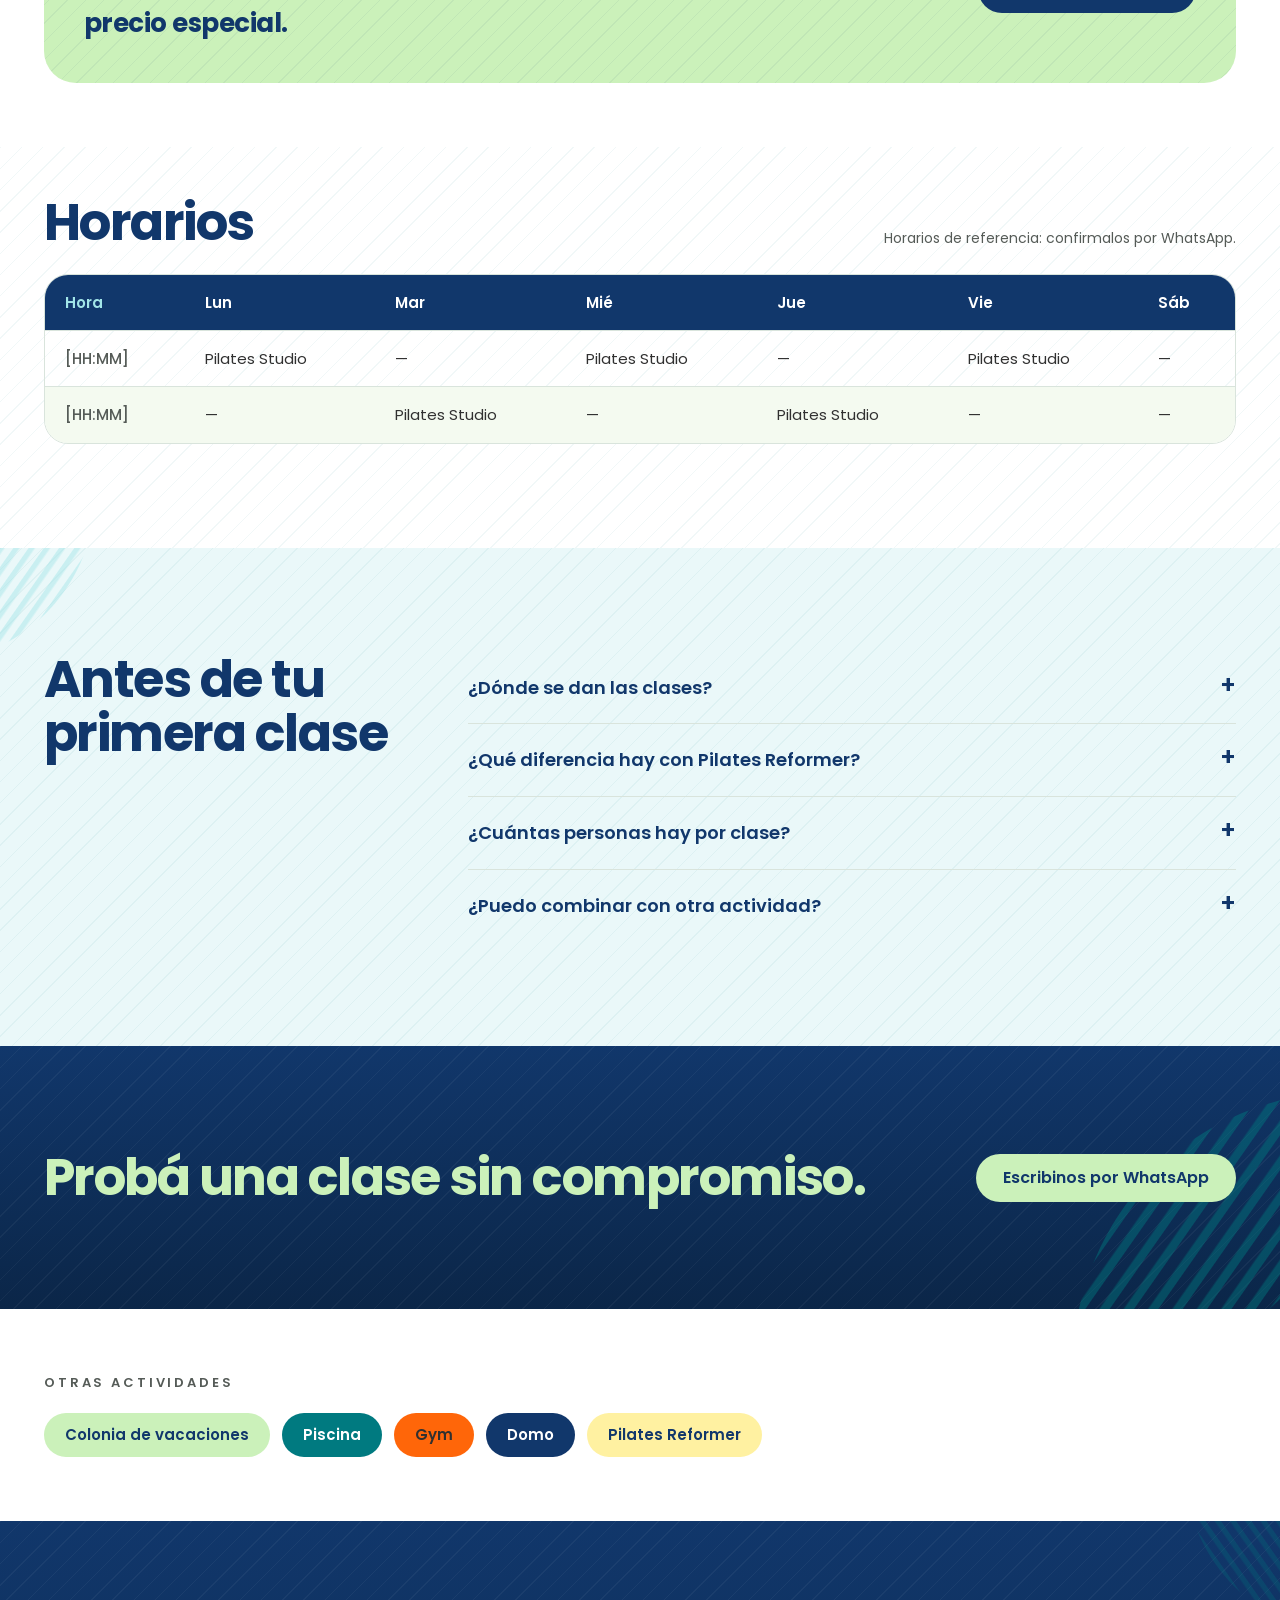
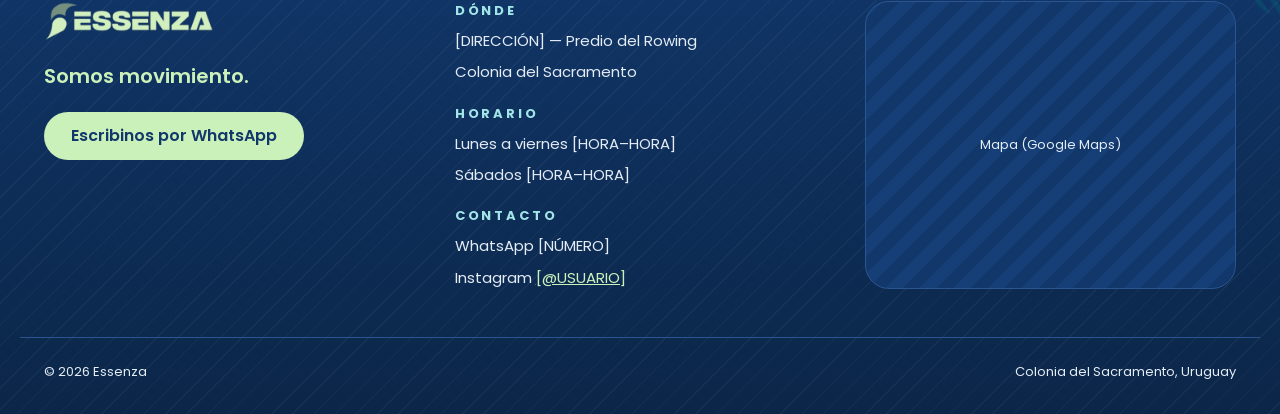
<file: pilates-studio.html>
<!doctype html>
<html lang="es">
<head>
<meta charset="utf-8">
<meta name="viewport" content="width=device-width, initial-scale=1, viewport-fit=cover">
<title>Pilates Studio · Essenza</title>
<meta name="description" content="Pilates Studio en Essenza, Colonia del Sacramento. Clases de Pilates en formato studio, en el gimnasio o en el Domo, con distintas frecuencias semanales.">
<meta name="theme-color" content="#11376B">
<link rel="preconnect" href="https://fonts.googleapis.com">
<link rel="preconnect" href="https://fonts.gstatic.com" crossorigin>
<link rel="stylesheet" href="https://fonts.googleapis.com/css2?family=Poppins:wght@400;500;600;700&display=swap">
<link rel="stylesheet" href="css/styles.css">
</head>
<body>
<div class="site" data-precios="completos">
<header class="header">
  <nav class="wrap nav" aria-label="Principal">
    <a class="nav__logo" href="index.html" aria-label="Essenza, inicio"><img src="img/logo-essenza.png" alt="Essenza" width="160" height="38"></a>
    <button class="nav__toggle" type="button" aria-expanded="false" aria-controls="menu" aria-label="Abrir menú">
      <svg viewBox="0 0 24 24" width="22" height="22" fill="none" stroke="currentColor" stroke-width="2" stroke-linecap="round" aria-hidden="true"><path d="M4 7h16M4 12h16M4 17h16"/></svg>
    </button>
    <div class="nav__menu" id="menu">
      <a class="nav__link" href="index.html#actividades" aria-current="page">Actividades</a>
      <a class="nav__link" href="planes.html">Planes</a>
      <a class="nav__link" href="colonia.html">Colonia de vacaciones</a>
      <a class="nav__link" href="novedades.html">Novedades</a>
      <a class="nav__link" href="#contacto">Contacto</a>
      <a class="btn btn--primary btn--sm" href="https://wa.me/598XXXXXXXX" data-wa="general" target="_blank" rel="noopener">Agendá una clase de prueba</a>
    </div>
  </nav>
</header>
<main>
<section class="act-hero hero-pilates tex">
  <span class="leaf leaf--tr leaf--verde leaf--soft" aria-hidden="true"></span>
  <span class="leaf leaf--bl leaf--sm leaf--verde leaf--faint" aria-hidden="true"></span>
  <div class="wrap">
    <p class="crumbs"><a href="index.html">Inicio</a> / <a href="index.html#actividades">Actividades</a> / Pilates Studio</p>
    <div class="act-hero__grid">
      <div class="act-hero__text">
        <span class="act-hero__kicker fade-in">Pilates · Adultos · Gimnasio y Domo</span>
        
        <h1 class="act-hero__title split"><span class="w"><span>Pilates Studio</span></span></h1>
        <p class="lead fade-in">Clases de Pilates en formato studio, con grupos reducidos y distintas frecuencias semanales. Elegís hacerlo en el gimnasio o en el Domo.</p>
        <div class="pills fade-in"><span>En el gimnasio y en el Domo</span><span>Grupos reducidos</span><span>1, 2 o 3 veces por semana</span></div>
      </div>
      <div class="act-hero__photo fade-in"><img src="img/pilates-domo-2.jpg" alt="Clase de Pilates en el Domo, con luz natural entre los árboles" data-px="0.08"></div>
    </div>
  </div>
</section>
<section class="section tex">
  <span class="leaf leaf--br leaf--sm leaf--verde leaf--faint" aria-hidden="true"></span>
  <div class="wrap stack">
    <h2 class="h2" data-reveal="1">Cómo es la clase</h2>
    
    <div data-reveal="3">
    <div class="panel" id="panel-adultos">
      <div class="panel__main">
        <h3 class="h3" style="font-size: 32px">Adultos</h3>
        <p class="lead" style="font-size: 18px">Trabajo profundo de centro, postura y respiración, con seguimiento del profesor.</p>
        <div class="programs"><div class="program"><strong>Pilates Studio</strong><p>Formato studio.</p><div class="rows p-full"><div><span>1 vez por semana</span><b data-precio="pilates-studio.1-vez-por-semana">$2.200</b></div><div><span>2 veces por semana</span><b data-precio="pilates-studio.2-veces-por-semana">$3.200</b></div><div><span>3 veces por semana</span><b data-precio="pilates-studio.3-veces-por-semana">$4.500</b></div></div><div class="rows p-from"><div><span>desde</span><b data-desde="pilates-studio">$2.200</b></div></div><div class="rows p-hide"><div><span>Valores</span><b>Consultá</b></div></div></div></div>
      </div>
      <aside class="side">
        <span class="side__label">Beneficios</span>
        <ul class="ticks"><li>Centro del cuerpo fuerte y estable</li><li>Mejor postura y menos dolor de espalda</li><li>Control y conciencia del movimiento</li></ul>
        <a class="btn btn--primary" href="https://wa.me/598XXXXXXXX" data-wa="general" target="_blank" rel="noopener">Reservar clase de prueba</a>
      </aside>
    </div>
    </div>
  </div>
</section>
<section class="section--tight" style="padding-top: 0">
  <div class="wrap">
    <div class="band lined-dark" data-reveal="1">
      <div class="band__text"><strong>Combinar es disfrutar</strong><span>¿Ya venís a Pilates Studio? Sumá Gym, Aquagym o Reformer a precio especial.</span></div>
      <a class="btn btn--azul" href="planes.html#combinar">Ver cómo combinar</a>
    </div>
  </div>
</section>
<section class="section tex" style="padding-top: 48px">
  <div class="wrap stack" style="gap: 24px">
    <div class="head head--row" data-reveal="1">
      <h2 class="h2">Horarios</h2>
      <span class="muted" style="font-size: 14px">Horarios de referencia: confirmalos por WhatsApp.</span>
    </div>
    <!-- TODO: cargar horarios reales. Recomendado: leerlos de una planilla publicada (Google Sheets → CSV). -->
    <div class="table-wrap" data-reveal="2">
      <table class="table table--wide" data-horarios="pilates-studio">
        <caption class="sr-only">Horarios semanales de Pilates Studio</caption>
        <thead><tr><th scope="col">Hora</th><th scope="col">Lun</th><th scope="col">Mar</th><th scope="col">Mié</th><th scope="col">Jue</th><th scope="col">Vie</th><th scope="col">Sáb</th></tr></thead>
        <tbody><tr><th scope="row">[HH:MM]</th><td>Pilates Studio</td><td>—</td><td>Pilates Studio</td><td>—</td><td>Pilates Studio</td><td>—</td></tr><tr><th scope="row">[HH:MM]</th><td>—</td><td>Pilates Studio</td><td>—</td><td>Pilates Studio</td><td>—</td><td>—</td></tr></tbody>
      </table>
    </div>
  </div>
</section>
<section class="section bg-aqua-claro tex">
  <span class="leaf leaf--tl leaf--sm leaf--aqua leaf--soft" aria-hidden="true"></span>
  <div class="wrap faq-row">
    <h2 class="h2" data-reveal="1">Antes de tu primera clase</h2>
    <div class="faq" data-reveal="2"><details><summary>¿Dónde se dan las clases?<span class="plus" aria-hidden="true">+</span></summary><p>En el gimnasio principal y en el Domo. Consultá qué horarios hay en cada espacio.</p></details><details><summary>¿Qué diferencia hay con Pilates Reformer?<span class="plus" aria-hidden="true">+</span></summary><p>Studio trabaja con [elementos / colchoneta]; Reformer, con la máquina, y se da solo en el gimnasio.</p></details><details><summary>¿Cuántas personas hay por clase?<span class="plus" aria-hidden="true">+</span></summary><p>[Cupo máximo]</p></details><details><summary>¿Puedo combinar con otra actividad?<span class="plus" aria-hidden="true">+</span></summary><p>Sí: si ya venís a una actividad, sumás la segunda a precio especial. <a href="planes.html#combinar">Ver planes</a></p></details></div>
  </div>
</section>
<section class="section section--azul tex">
  <span class="leaf leaf--br leaf--turquesa leaf--soft" aria-hidden="true"></span>
  <div class="wrap cta-row">
    <h2 class="h2" data-reveal="1">Probá una clase sin compromiso.</h2>
    <a class="btn btn--verde" data-reveal="2" href="https://wa.me/598XXXXXXXX" data-wa="general" target="_blank" rel="noopener">Escribinos por WhatsApp</a>
  </div>
</section>
<section class="section--tight">
  <div class="wrap stack" style="gap: 20px">
    <span class="side__label">Otras actividades</span>
    <div class="others"><a class="btn btn--sm bg-colonia" href="colonia.html">Colonia de vacaciones</a><a class="btn btn--sm bg-natacion" href="piscina.html">Piscina</a><a class="btn btn--sm bg-entrenamiento" href="gym.html">Gym</a><a class="btn btn--sm bg-bienestar" href="domo.html">Domo</a><a class="btn btn--sm bg-pilates" href="pilates-reformer.html">Pilates Reformer</a></div>
  </div>
</section>
</main>
<footer class="footer tex" id="contacto">
  <span class="leaf leaf--tr leaf--sm leaf--turquesa leaf--faint" aria-hidden="true"></span>
  <div class="wrap footer__grid">
    <div class="footer__brand" data-reveal="1">
      <img src="img/logo-essenza-negativo.png" alt="Essenza" width="170" height="40">
      <p>Somos movimiento.</p>
      <a class="btn btn--verde" href="https://wa.me/598XXXXXXXX" data-wa="general" target="_blank" rel="noopener">Escribinos por WhatsApp</a>
    </div>
    <div class="footer__info" data-reveal="2">
      <strong>Dónde</strong>
      <span><span data-dato="direccion">[DIRECCIÓN]</span> — Predio del Rowing</span>
      <span>Colonia del Sacramento</span>
      <strong>Horario</strong>
      <span>Lunes a viernes <span data-dato="horario_semana">[HORA–HORA]</span></span>
      <span>Sábados <span data-dato="horario_sabado">[HORA–HORA]</span></span>
      <strong>Contacto</strong>
      <span>WhatsApp <span data-dato="whatsapp_texto">[NÚMERO]</span></span>
      <span>Instagram <a href="https://instagram.com/" target="_blank" rel="noopener" data-dato="instagram">[@USUARIO]</a></span>
    </div>
    <div class="footer__map ph--azul" data-reveal="3">
      <!-- TODO: reemplazar por el iframe de Google Maps del predio -->
      <span>Mapa (Google Maps)</span>
    </div>
  </div>
  <div class="wrap footer__bottom">
    <span>© 2026 Essenza</span>
    <span>Colonia del Sacramento, Uruguay</span>
  </div>
</footer>
</div>
<script src="js/datos.js"></script>
<script src="js/main.js"></script>
</body>
</html>
</file>
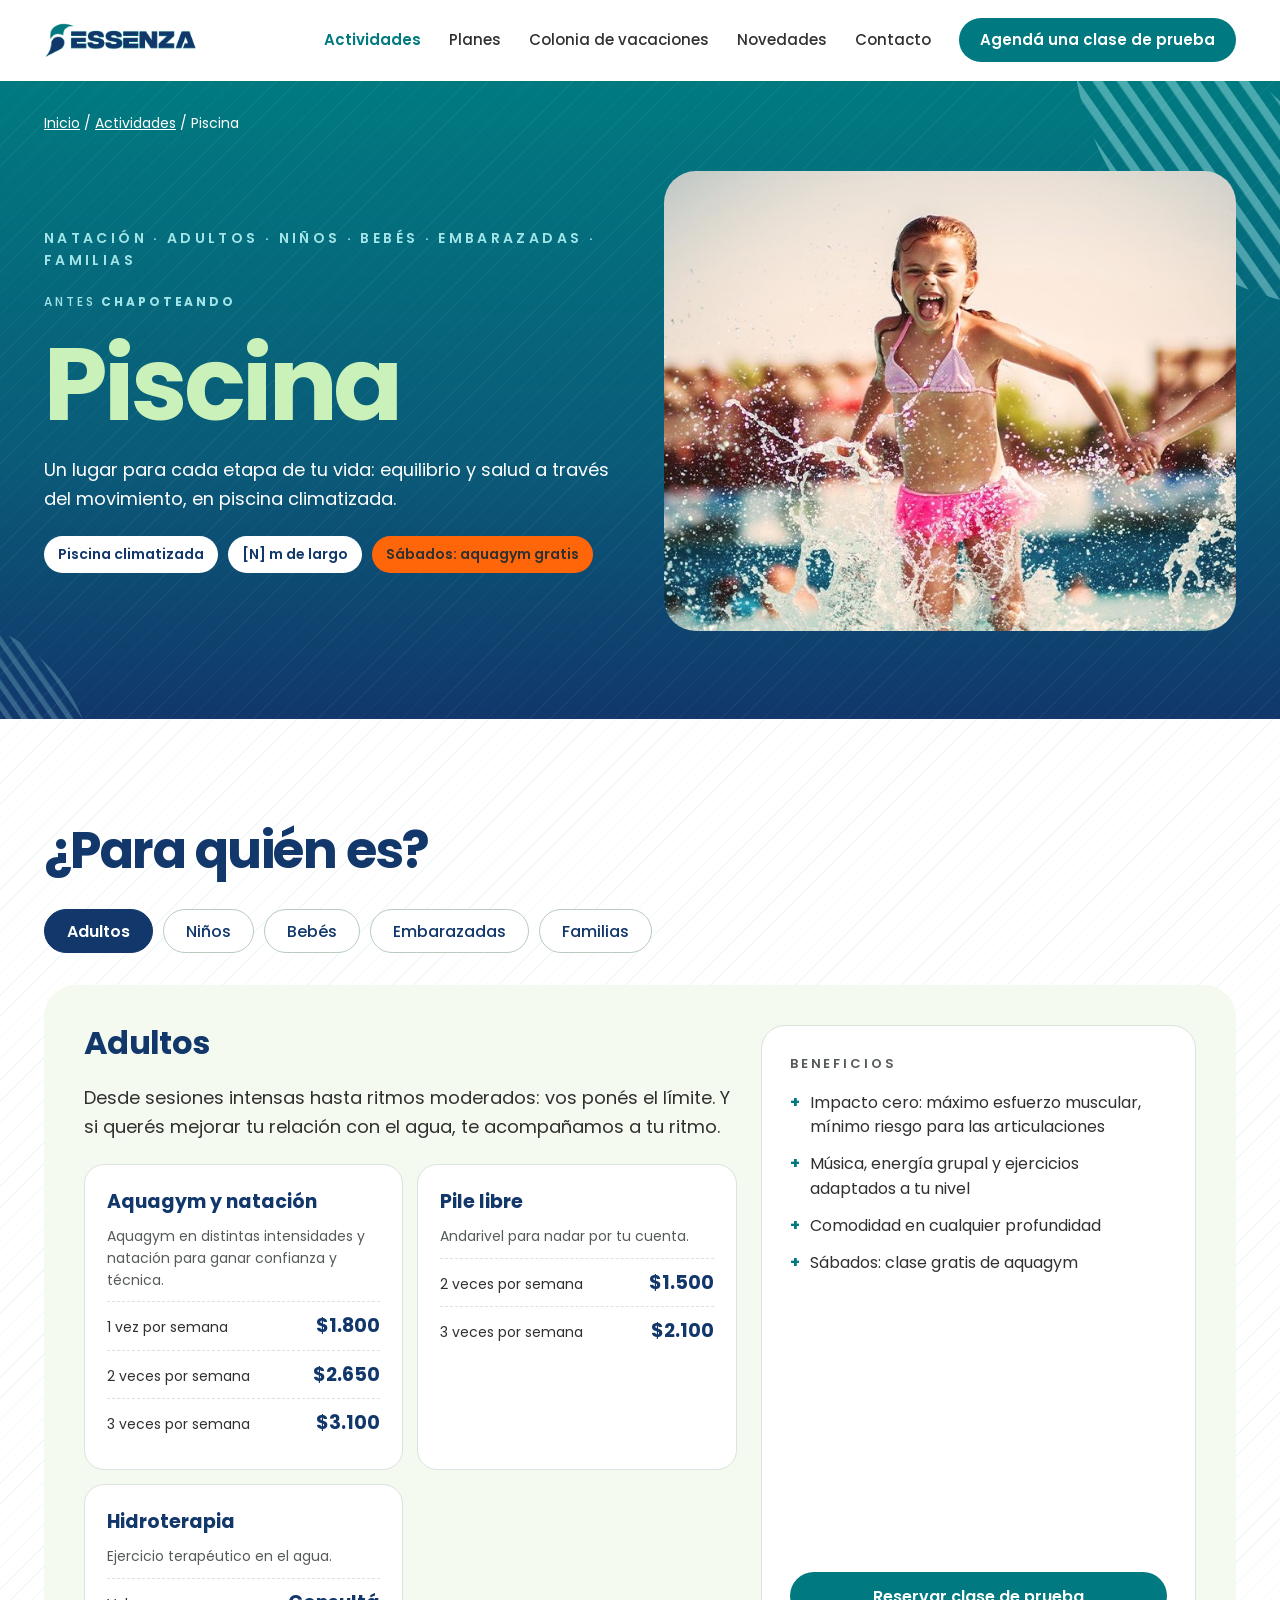
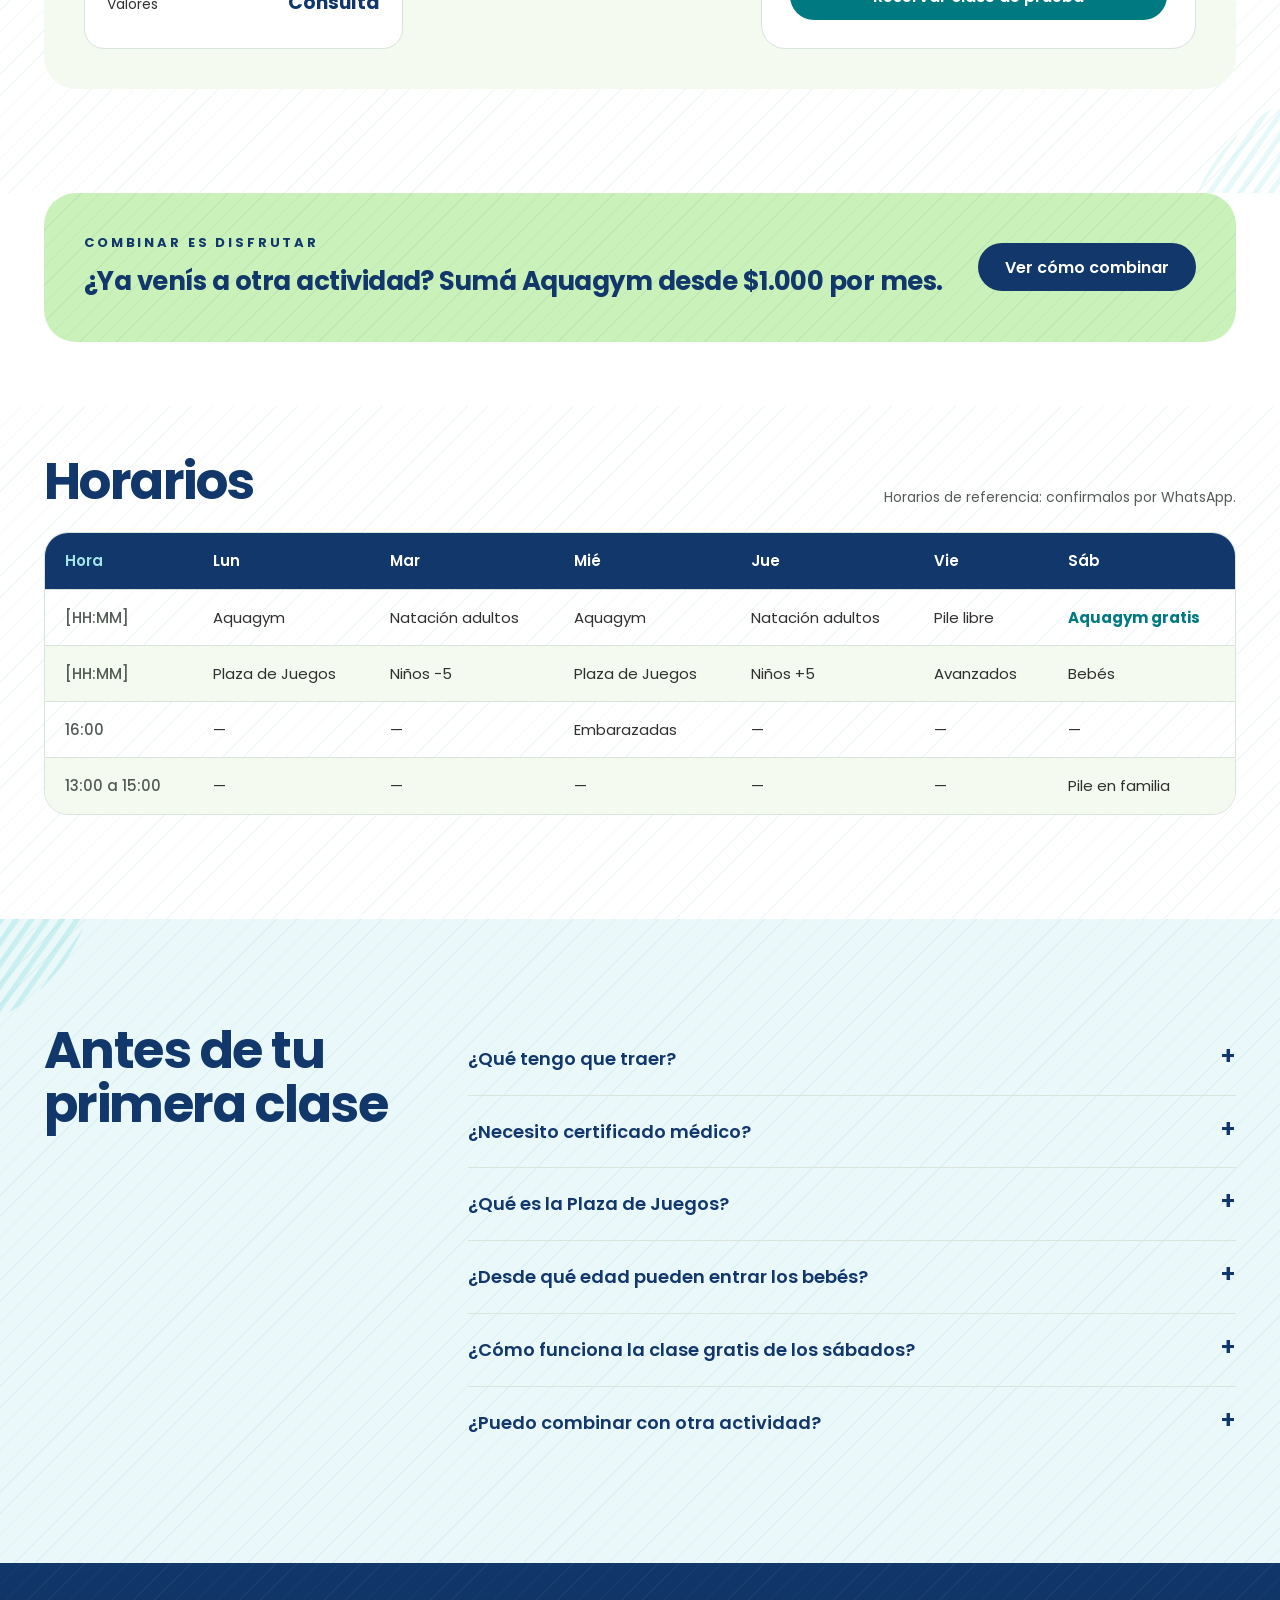
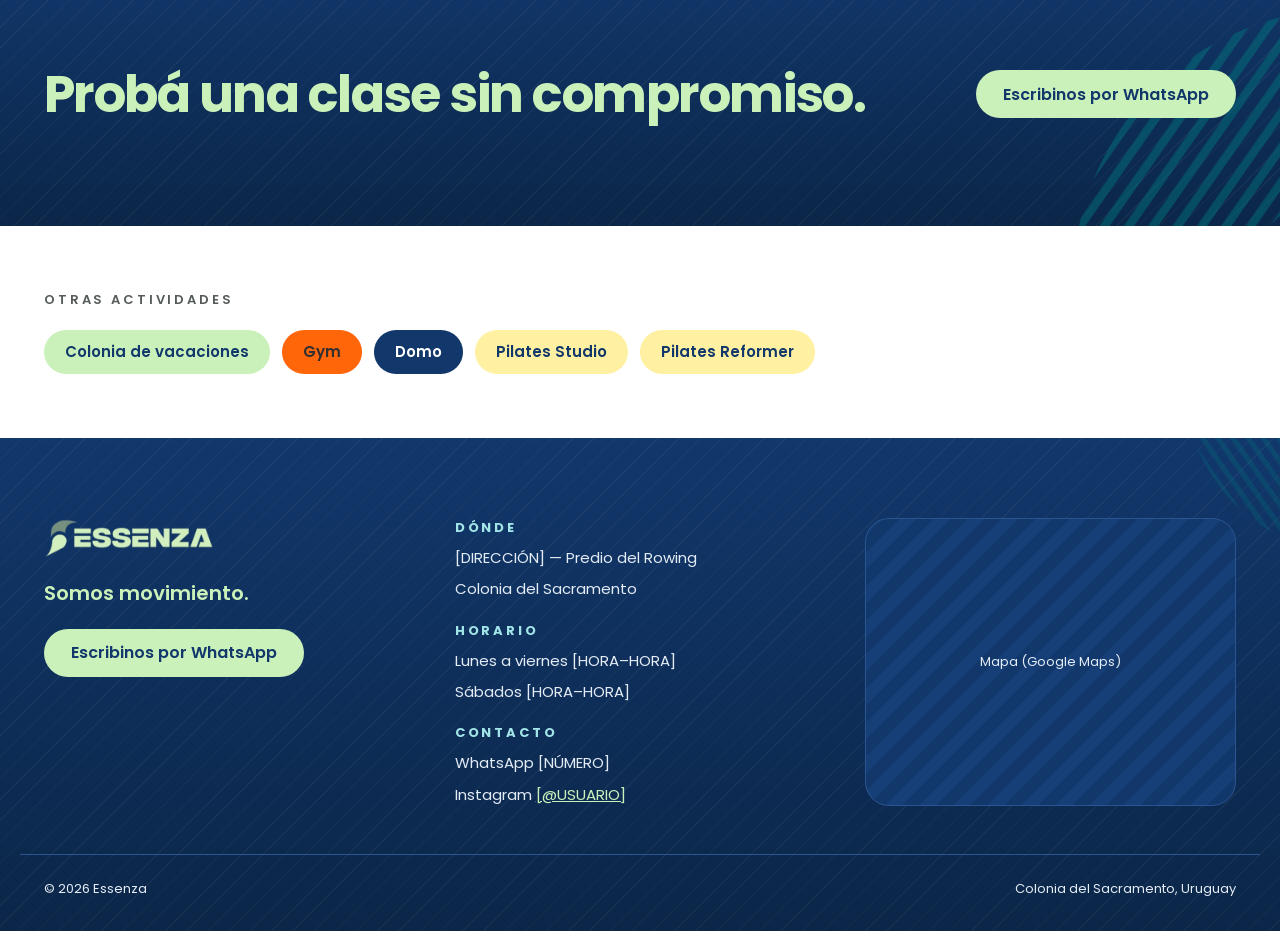
<file: piscina.html>
<!doctype html>
<html lang="es">
<head>
<meta charset="utf-8">
<meta name="viewport" content="width=device-width, initial-scale=1, viewport-fit=cover">
<title>Piscina · Essenza</title>
<meta name="description" content="Piscina en Essenza, Colonia del Sacramento. Natación, aquagym, pile libre e hidroterapia para adultos. Natación por etapas para niños, bebés al agua, programa para embarazadas y pile en familia.">
<meta name="theme-color" content="#11376B">
<link rel="preconnect" href="https://fonts.googleapis.com">
<link rel="preconnect" href="https://fonts.gstatic.com" crossorigin>
<link rel="stylesheet" href="https://fonts.googleapis.com/css2?family=Poppins:wght@400;500;600;700&display=swap">
<link rel="stylesheet" href="css/styles.css">
</head>
<body>
<div class="site" data-precios="completos">
<header class="header">
  <nav class="wrap nav" aria-label="Principal">
    <a class="nav__logo" href="index.html" aria-label="Essenza, inicio"><img src="img/logo-essenza.png" alt="Essenza" width="160" height="38"></a>
    <button class="nav__toggle" type="button" aria-expanded="false" aria-controls="menu" aria-label="Abrir menú">
      <svg viewBox="0 0 24 24" width="22" height="22" fill="none" stroke="currentColor" stroke-width="2" stroke-linecap="round" aria-hidden="true"><path d="M4 7h16M4 12h16M4 17h16"/></svg>
    </button>
    <div class="nav__menu" id="menu">
      <a class="nav__link" href="index.html#actividades" aria-current="page">Actividades</a>
      <a class="nav__link" href="planes.html">Planes</a>
      <a class="nav__link" href="colonia.html">Colonia de vacaciones</a>
      <a class="nav__link" href="novedades.html">Novedades</a>
      <a class="nav__link" href="#contacto">Contacto</a>
      <a class="btn btn--primary btn--sm" href="https://wa.me/598XXXXXXXX" data-wa="general" target="_blank" rel="noopener">Agendá una clase de prueba</a>
    </div>
  </nav>
</header>
<main>
<section class="act-hero hero-natacion tex">
  <span class="leaf leaf--tr leaf--aqua leaf--soft" aria-hidden="true"></span>
  <span class="leaf leaf--bl leaf--sm leaf--aqua leaf--faint" aria-hidden="true"></span>
  <div class="wrap">
    <p class="crumbs"><a href="index.html">Inicio</a> / <a href="index.html#actividades">Actividades</a> / Piscina</p>
    <div class="act-hero__grid">
      <div class="act-hero__text">
        <span class="act-hero__kicker fade-in">Natación · Adultos · Niños · Bebés · Embarazadas · Familias</span>
        <span class="antes fade-in">Antes <b>Chapoteando</b></span>
        <h1 class="act-hero__title split"><span class="w"><span>Piscina</span></span></h1>
        <p class="lead fade-in">Un lugar para cada etapa de tu vida: equilibrio y salud a través del movimiento, en piscina climatizada.</p>
        <div class="pills fade-in"><span>Piscina climatizada</span><span>[N] m de largo</span><span class="is-gift">Sábados: aquagym gratis</span></div>
      </div>
      <div class="act-hero__photo fade-in"><img src="img/natacion.jpg" alt="Niña corriendo y salpicando en la piscina" data-px="0.08"></div>
    </div>
  </div>
</section>
<section class="section tex">
  <span class="leaf leaf--br leaf--sm leaf--aqua leaf--faint" aria-hidden="true"></span>
  <div class="wrap stack">
    <h2 class="h2" data-reveal="1">¿Para quién es?</h2>
    <div class="chips" role="tablist" aria-label="Programas por público" data-reveal="2"><button class="chip" type="button" role="tab" id="tab-adultos" aria-selected="true" aria-controls="panel-adultos" tabindex="0">Adultos</button><button class="chip" type="button" role="tab" id="tab-ninos" aria-selected="false" aria-controls="panel-ninos" tabindex="-1">Niños</button><button class="chip" type="button" role="tab" id="tab-bebes" aria-selected="false" aria-controls="panel-bebes" tabindex="-1">Bebés</button><button class="chip" type="button" role="tab" id="tab-embarazadas" aria-selected="false" aria-controls="panel-embarazadas" tabindex="-1">Embarazadas</button><button class="chip" type="button" role="tab" id="tab-familias" aria-selected="false" aria-controls="panel-familias" tabindex="-1">Familias</button></div>
    <div data-reveal="3">
    <div class="panel" id="panel-adultos" role="tabpanel" aria-labelledby="tab-adultos">
      <div class="panel__main">
        <h3 class="h3" style="font-size: 32px">Adultos</h3>
        <p class="lead" style="font-size: 18px">Desde sesiones intensas hasta ritmos moderados: vos ponés el límite. Y si querés mejorar tu relación con el agua, te acompañamos a tu ritmo.</p>
        <div class="programs"><div class="program"><strong>Aquagym y natación</strong><p>Aquagym en distintas intensidades y natación para ganar confianza y técnica.</p><div class="rows p-full"><div><span>1 vez por semana</span><b data-precio="aquagym-natacion.1-vez-por-semana">$1.800</b></div><div><span>2 veces por semana</span><b data-precio="aquagym-natacion.2-veces-por-semana">$2.650</b></div><div><span>3 veces por semana</span><b data-precio="aquagym-natacion.3-veces-por-semana">$3.100</b></div></div><div class="rows p-from"><div><span>desde</span><b data-desde="aquagym-natacion">$1.800</b></div></div><div class="rows p-hide"><div><span>Valores</span><b>Consultá</b></div></div></div><div class="program"><strong>Pile libre</strong><p>Andarivel para nadar por tu cuenta.</p><div class="rows p-full"><div><span>2 veces por semana</span><b data-precio="pile-libre.2-veces-por-semana">$1.500</b></div><div><span>3 veces por semana</span><b data-precio="pile-libre.3-veces-por-semana">$2.100</b></div></div><div class="rows p-from"><div><span>desde</span><b data-desde="pile-libre">$1.500</b></div></div><div class="rows p-hide"><div><span>Valores</span><b>Consultá</b></div></div></div><div class="program"><strong>Hidroterapia</strong><p>Ejercicio terapéutico en el agua.</p><div class="rows"><div><span>Valores</span><b>Consultá</b></div></div></div></div>
      </div>
      <aside class="side">
        <span class="side__label">Beneficios</span>
        <ul class="ticks"><li>Impacto cero: máximo esfuerzo muscular, mínimo riesgo para las articulaciones</li><li>Música, energía grupal y ejercicios adaptados a tu nivel</li><li>Comodidad en cualquier profundidad</li><li>Sábados: clase gratis de aquagym</li></ul>
        <a class="btn btn--primary" href="https://wa.me/59898177013" data-wa="natacion" target="_blank" rel="noopener">Reservar clase de prueba</a>
      </aside>
    </div>
<div class="panel" id="panel-ninos" role="tabpanel" aria-labelledby="tab-ninos" hidden>
      <div class="panel__main">
        <h3 class="h3" style="font-size: 32px">Niños</h3>
        <p class="lead" style="font-size: 18px">Aprender a nadar es sinónimo de jugar, ganar confianza y descubrir todo lo que pueden lograr. Tenemos grupos para cada etapa.</p>
        <div class="programs"><div class="program"><strong>Plaza de Juegos</strong><p>3, 4 y 5 años. Canciones y juegos para ganar confianza, autonomía y seguridad en la pileta.</p><div class="rows"><div><span>Valores</span><b>Consultá</b></div></div></div><div class="program"><strong>Menores de 5 años</strong><p>Acompañamiento integral: estimulación y confianza en un entorno cuidado y cálido.</p><div class="rows"><div><span>Valores</span><b>Consultá</b></div></div></div><div class="program"><strong>Mayores de 5 años</strong><p>Más autonomía: su desempeño en el agua es la herramienta que los cuida.</p><div class="rows"><div><span>Valores</span><b>Consultá</b></div></div></div><div class="program"><strong>Avanzados</strong><p>Corrección de crol, espalda, pecho y mariposa. Resistencia y velocidad.</p><div class="rows"><div><span>Valores</span><b>Consultá</b></div></div></div><div class="program"><strong>Personalizados</strong><p>Clases uno a uno para avanzar más rápido o perder el miedo.</p><div class="rows"><div><span>Valores</span><b>Consultá</b></div></div></div></div>
      </div>
      <aside class="side">
        <span class="side__label">Beneficios</span>
        <ul class="ticks"><li>Seguridad y autonomía en cualquier profundidad</li><li>Coordinación y motricidad</li><li>Disciplina y trabajo en equipo</li><li>Menos pantallas, más juego real</li></ul>
        <a class="btn btn--primary" href="https://wa.me/59898177013" data-wa="natacion" target="_blank" rel="noopener">Reservar clase de prueba</a>
      </aside>
    </div>
<div class="panel" id="panel-bebes" role="tabpanel" aria-labelledby="tab-bebes" hidden>
      <div class="panel__main">
        <h3 class="h3" style="font-size: 32px">Bebés</h3>
        <p class="lead" style="font-size: 18px">Acompañamos sus primeros chapuzones con amor, paciencia y toda la seguridad que necesitan. Un momento de conexión única entre vos y tu bebé.</p>
        <div class="programs"><div class="program"><strong>Natación para bebés</strong><p>Bebé y adulto en el agua, con profes especializadas. Todos los sábados.</p><div class="rows"><div><span>Valores</span><b>Consultá</b></div></div></div></div>
      </div>
      <aside class="side">
        <span class="side__label">Beneficios</span>
        <ul class="ticks"><li>Estimulación temprana: impulsa su desarrollo motor</li><li>Confianza en el agua desde los primeros meses</li><li>Mejora el sueño y el apetito de forma natural</li><li>Fortalece el vínculo con quien lo acompaña</li></ul>
        <a class="btn btn--primary" href="https://wa.me/59898177013" data-wa="natacion" target="_blank" rel="noopener">Reservar clase de prueba</a>
      </aside>
    </div>
<div class="panel" id="panel-embarazadas" role="tabpanel" aria-labelledby="tab-embarazadas" hidden>
      <div class="panel__main">
        <h3 class="h3" style="font-size: 32px">Embarazadas</h3>
        <p class="lead" style="font-size: 18px">Preparación integral para gestantes: un programa que une agua y tierra, la liviandad del ejercicio acuático y el fortalecimiento del método Pilates. A cargo de la Lic. Rosario Guillot y la Lic. Cecilia Acevedo.</p>
        <div class="programs"><div class="program"><strong>Natación</strong><p>Miércoles a las 16 h, en la piscina.</p><div class="rows"><div><span>Valores</span><b>Consultá</b></div></div></div><div class="program"><strong>Pilates</strong><p>Lunes a las 16 h, en tierra.</p><div class="rows"><div><span>Valores</span><b>Consultá</b></div></div></div></div>
      </div>
      <aside class="side">
        <span class="side__label">Beneficios</span>
        <ul class="ticks"><li>Mejor postura y flexibilidad</li><li>Fortalecimiento del suelo pélvico</li><li>Conciencia corporal</li><li>Recuperación posparto</li></ul>
        <a class="btn btn--primary" href="https://wa.me/59898177013" data-wa="natacion" target="_blank" rel="noopener">Reservar clase de prueba</a>
      </aside>
    </div>
<div class="panel" id="panel-familias" role="tabpanel" aria-labelledby="tab-familias" hidden>
      <div class="panel__main">
        <h3 class="h3" style="font-size: 32px">Familias</h3>
        <p class="lead" style="font-size: 18px">Sábados de pile en familia: tiempo de calidad, risas y mucha agua en un ambiente seguro y climatizado.</p>
        <div class="programs"><div class="program"><strong>Pile en familia</strong><p>Sábados de 13 a 15 h. Uso libre, con reserva previa.</p><div class="rows"><div><span>Valores</span><b>Consultá</b></div></div></div></div>
      </div>
      <aside class="side">
        <span class="side__label">Beneficios</span>
        <ul class="ticks"><li>Diversión para todas las edades</li><li>Un momento de conexión</li><li>Relax total</li></ul>
        <a class="btn btn--primary" href="https://wa.me/59898177013" data-wa="natacion" target="_blank" rel="noopener">Reservar clase de prueba</a>
      </aside>
    </div>
    </div>
  </div>
</section>
<section class="section--tight" style="padding-top: 0">
  <div class="wrap">
    <div class="band lined-dark" data-reveal="1">
      <div class="band__text"><strong>Combinar es disfrutar</strong><span>¿Ya venís a otra actividad? Sumá Aquagym<span class="p-num"> desde <span data-desde="combo-aquagym">$1.000</span> por mes.</span><span class="p-hide"> a precio especial.</span></span></div>
      <a class="btn btn--azul" href="planes.html#combinar">Ver cómo combinar</a>
    </div>
  </div>
</section>
<section class="section tex" style="padding-top: 48px">
  <div class="wrap stack" style="gap: 24px">
    <div class="head head--row" data-reveal="1">
      <h2 class="h2">Horarios</h2>
      <span class="muted" style="font-size: 14px">Horarios de referencia: confirmalos por WhatsApp.</span>
    </div>
    <!-- TODO: cargar horarios reales. Recomendado: leerlos de una planilla publicada (Google Sheets → CSV). -->
    <div class="table-wrap" data-reveal="2">
      <table class="table table--wide" data-horarios="piscina">
        <caption class="sr-only">Horarios semanales de Piscina</caption>
        <thead><tr><th scope="col">Hora</th><th scope="col">Lun</th><th scope="col">Mar</th><th scope="col">Mié</th><th scope="col">Jue</th><th scope="col">Vie</th><th scope="col">Sáb</th></tr></thead>
        <tbody><tr><th scope="row">[HH:MM]</th><td>Aquagym</td><td>Natación adultos</td><td>Aquagym</td><td>Natación adultos</td><td>Pile libre</td><td class="gift">Aquagym gratis</td></tr><tr><th scope="row">[HH:MM]</th><td>Plaza de Juegos</td><td>Niños −5</td><td>Plaza de Juegos</td><td>Niños +5</td><td>Avanzados</td><td>Bebés</td></tr><tr><th scope="row">16:00</th><td>—</td><td>—</td><td>Embarazadas</td><td>—</td><td>—</td><td>—</td></tr><tr><th scope="row">13:00 a 15:00</th><td>—</td><td>—</td><td>—</td><td>—</td><td>—</td><td>Pile en familia</td></tr></tbody>
      </table>
    </div>
  </div>
</section>
<section class="section bg-aqua-claro tex">
  <span class="leaf leaf--tl leaf--sm leaf--aqua leaf--soft" aria-hidden="true"></span>
  <div class="wrap faq-row">
    <h2 class="h2" data-reveal="1">Antes de tu primera clase</h2>
    <div class="faq" data-reveal="2"><details><summary>¿Qué tengo que traer?<span class="plus" aria-hidden="true">+</span></summary><p>[Malla, gorra, ojotas, toalla, candado…]</p></details><details><summary>¿Necesito certificado médico?<span class="plus" aria-hidden="true">+</span></summary><p>[Requisito real: carné de salud / ficha médica / revisión de piel]</p></details><details><summary>¿Qué es la Plaza de Juegos?<span class="plus" aria-hidden="true">+</span></summary><p>Un espacio para niños de 3, 4 y 5 años donde, con canciones y juegos, ganan confianza, autonomía y seguridad en la pileta, siempre acompañados por los profes.</p></details><details><summary>¿Desde qué edad pueden entrar los bebés?<span class="plus" aria-hidden="true">+</span></summary><p>[Edad mínima]. Siempre entran con un adulto.</p></details><details><summary>¿Cómo funciona la clase gratis de los sábados?<span class="plus" aria-hidden="true">+</span></summary><p>[Horario, cupo y si hay que reservar]</p></details><details><summary>¿Puedo combinar con otra actividad?<span class="plus" aria-hidden="true">+</span></summary><p>Sí: si ya venís a una actividad, sumás la segunda a precio especial. <a href="planes.html#combinar">Ver planes</a></p></details></div>
  </div>
</section>
<section class="section section--azul tex">
  <span class="leaf leaf--br leaf--turquesa leaf--soft" aria-hidden="true"></span>
  <div class="wrap cta-row">
    <h2 class="h2" data-reveal="1">Probá una clase sin compromiso.</h2>
    <a class="btn btn--verde" data-reveal="2" href="https://wa.me/59898177013" data-wa="natacion" target="_blank" rel="noopener">Escribinos por WhatsApp</a>
  </div>
</section>
<section class="section--tight">
  <div class="wrap stack" style="gap: 20px">
    <span class="side__label">Otras actividades</span>
    <div class="others"><a class="btn btn--sm bg-colonia" href="colonia.html">Colonia de vacaciones</a><a class="btn btn--sm bg-entrenamiento" href="gym.html">Gym</a><a class="btn btn--sm bg-bienestar" href="domo.html">Domo</a><a class="btn btn--sm bg-pilates" href="pilates-studio.html">Pilates Studio</a><a class="btn btn--sm bg-pilates" href="pilates-reformer.html">Pilates Reformer</a></div>
  </div>
</section>
</main>
<footer class="footer tex" id="contacto">
  <span class="leaf leaf--tr leaf--sm leaf--turquesa leaf--faint" aria-hidden="true"></span>
  <div class="wrap footer__grid">
    <div class="footer__brand" data-reveal="1">
      <img src="img/logo-essenza-negativo.png" alt="Essenza" width="170" height="40">
      <p>Somos movimiento.</p>
      <a class="btn btn--verde" href="https://wa.me/598XXXXXXXX" data-wa="general" target="_blank" rel="noopener">Escribinos por WhatsApp</a>
    </div>
    <div class="footer__info" data-reveal="2">
      <strong>Dónde</strong>
      <span><span data-dato="direccion">[DIRECCIÓN]</span> — Predio del Rowing</span>
      <span>Colonia del Sacramento</span>
      <strong>Horario</strong>
      <span>Lunes a viernes <span data-dato="horario_semana">[HORA–HORA]</span></span>
      <span>Sábados <span data-dato="horario_sabado">[HORA–HORA]</span></span>
      <strong>Contacto</strong>
      <span>WhatsApp <span data-dato="whatsapp_texto">[NÚMERO]</span></span>
      <span>Instagram <a href="https://instagram.com/" target="_blank" rel="noopener" data-dato="instagram">[@USUARIO]</a></span>
    </div>
    <div class="footer__map ph--azul" data-reveal="3">
      <!-- TODO: reemplazar por el iframe de Google Maps del predio -->
      <span>Mapa (Google Maps)</span>
    </div>
  </div>
  <div class="wrap footer__bottom">
    <span>© 2026 Essenza</span>
    <span>Colonia del Sacramento, Uruguay</span>
  </div>
</footer>
</div>
<script src="js/datos.js"></script>
<script src="js/main.js"></script>
</body>
</html>
</file>
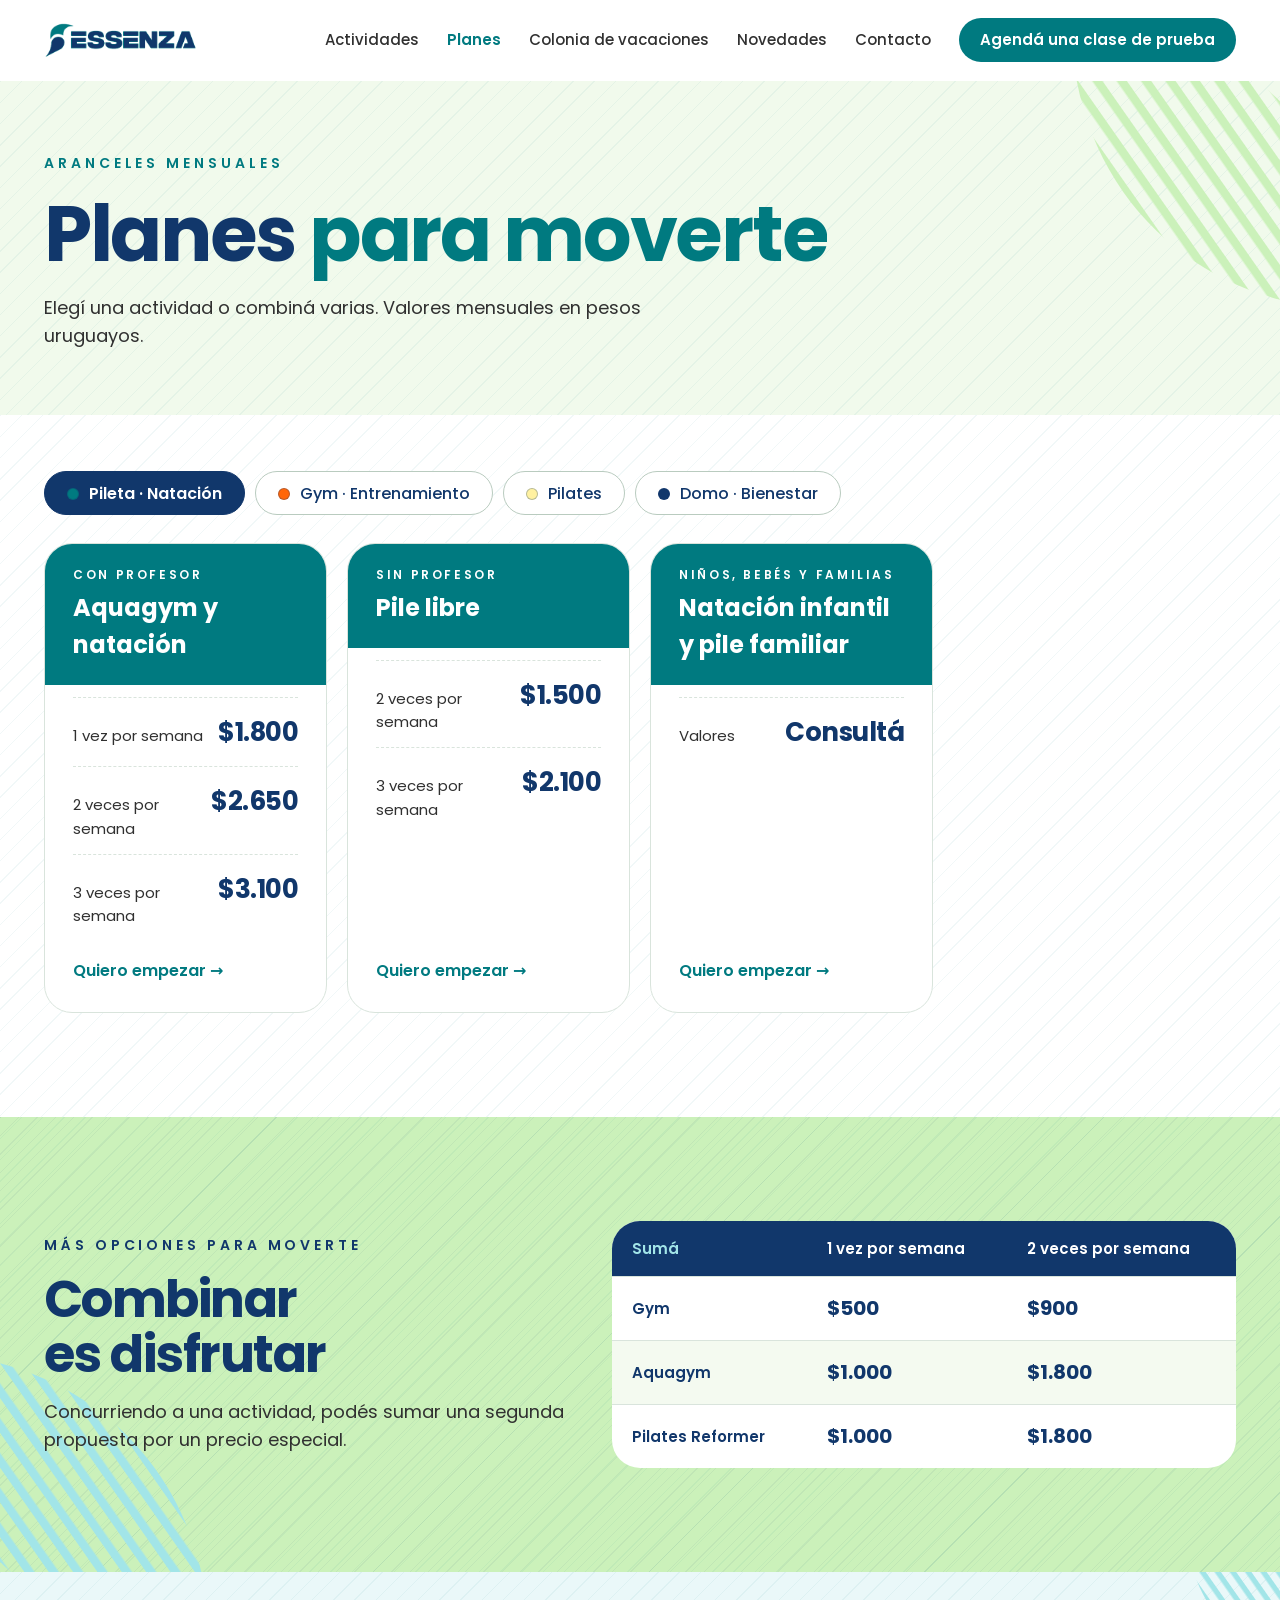
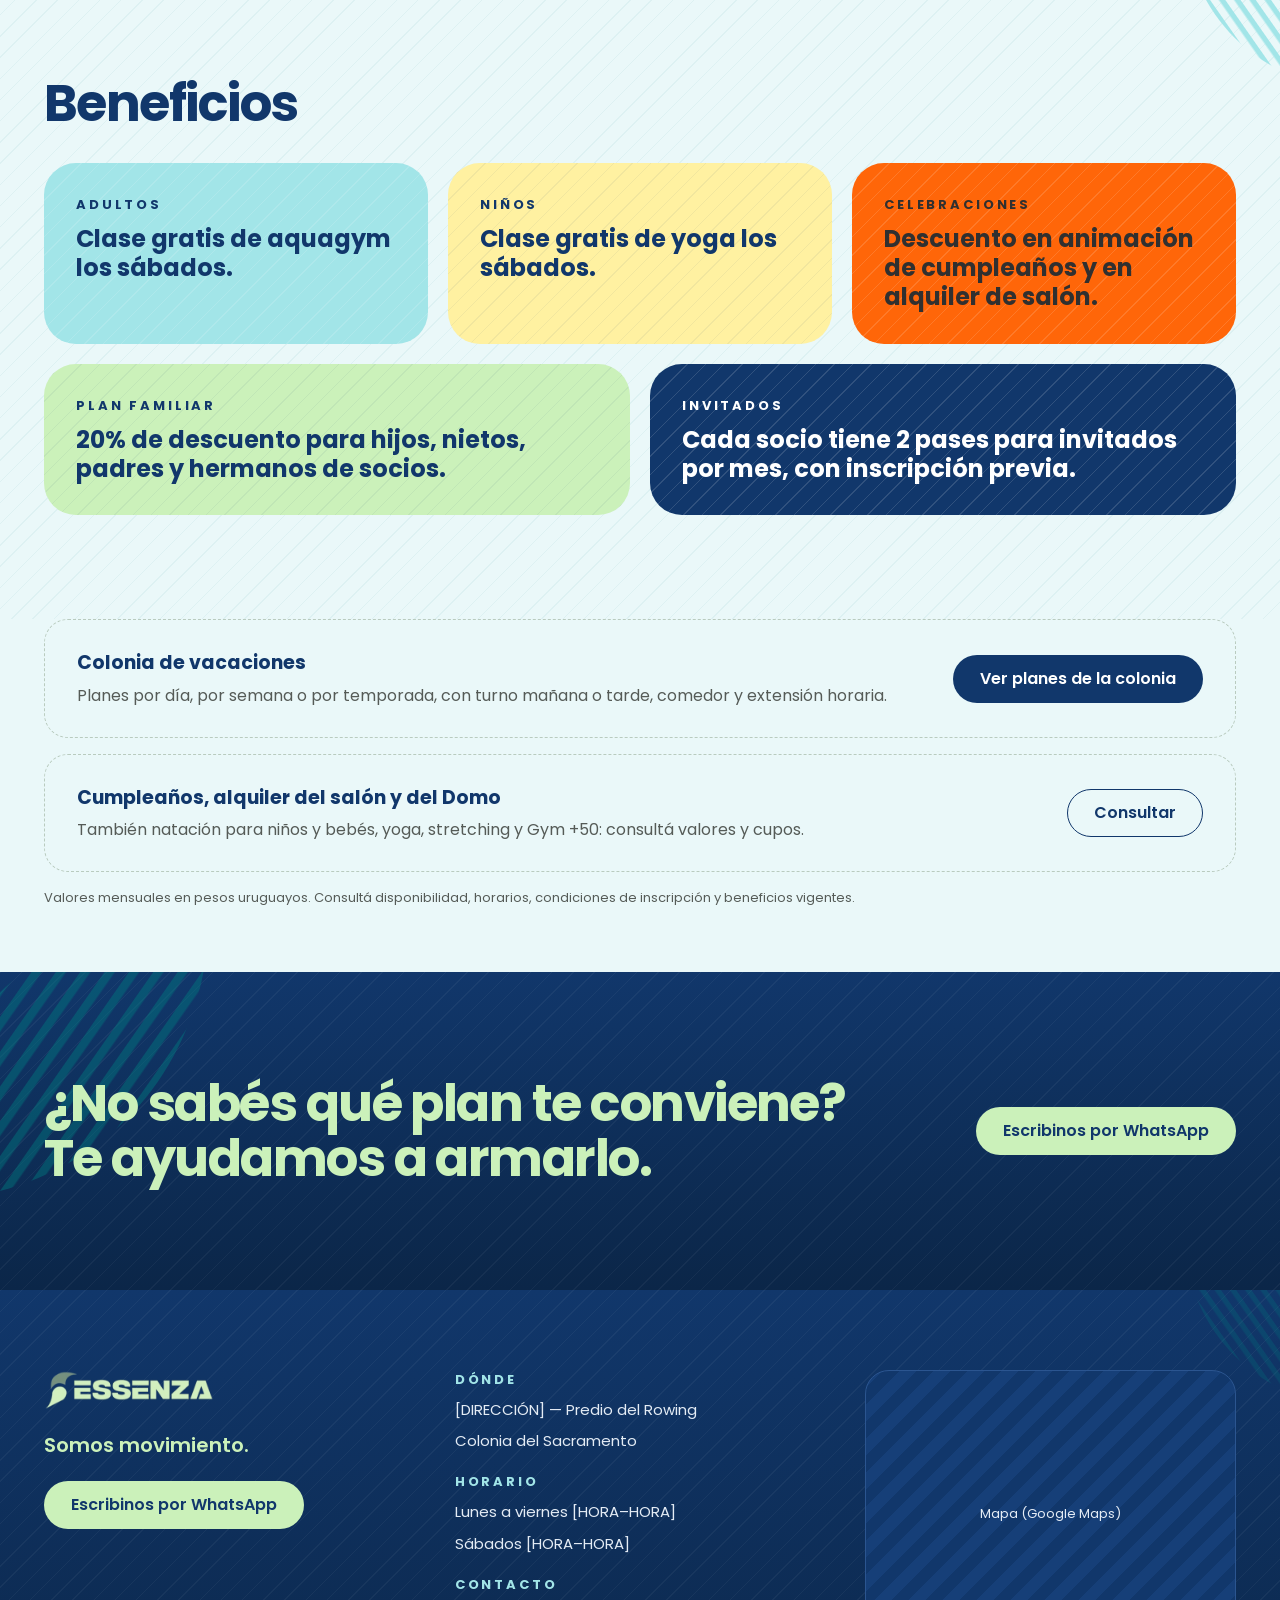
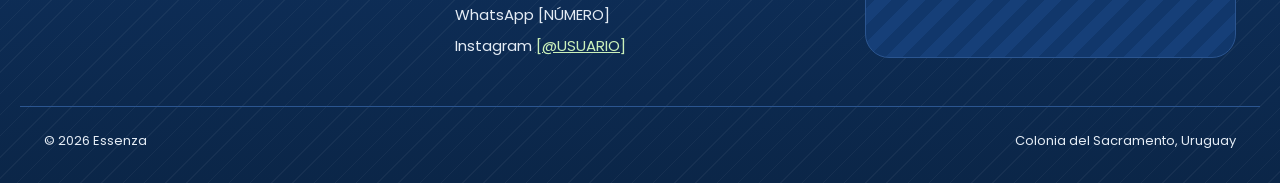
<file: planes.html>
<!doctype html>
<html lang="es">
<head>
<meta charset="utf-8">
<meta name="viewport" content="width=device-width, initial-scale=1, viewport-fit=cover">
<title>Planes y aranceles · Essenza</title>
<meta name="description" content="Aranceles mensuales de gym, pileta, pilates y yoga en Essenza, Colonia del Sacramento.">
<meta name="theme-color" content="#11376B">
<link rel="preconnect" href="https://fonts.googleapis.com">
<link rel="preconnect" href="https://fonts.gstatic.com" crossorigin>
<link rel="stylesheet" href="https://fonts.googleapis.com/css2?family=Poppins:wght@400;500;600;700&display=swap">
<link rel="stylesheet" href="css/styles.css">
</head>
<body>
<div class="site" data-precios="completos">
<header class="header">
  <nav class="wrap nav" aria-label="Principal">
    <a class="nav__logo" href="index.html" aria-label="Essenza, inicio"><img src="img/logo-essenza.png" alt="Essenza" width="160" height="38"></a>
    <button class="nav__toggle" type="button" aria-expanded="false" aria-controls="menu" aria-label="Abrir menú">
      <svg viewBox="0 0 24 24" width="22" height="22" fill="none" stroke="currentColor" stroke-width="2" stroke-linecap="round" aria-hidden="true"><path d="M4 7h16M4 12h16M4 17h16"/></svg>
    </button>
    <div class="nav__menu" id="menu">
      <a class="nav__link" href="index.html#actividades">Actividades</a>
      <a class="nav__link" href="planes.html" aria-current="page">Planes</a>
      <a class="nav__link" href="colonia.html">Colonia de vacaciones</a>
      <a class="nav__link" href="novedades.html">Novedades</a>
      <a class="nav__link" href="#contacto">Contacto</a>
      <a class="btn btn--primary btn--sm" href="https://wa.me/598XXXXXXXX" data-wa="general" target="_blank" rel="noopener">Agendá una clase de prueba</a>
    </div>
  </nav>
</header>
<main>
<section class="bg-verde-claro tex">
  <span class="leaf leaf--tr leaf--verde" aria-hidden="true"></span>
  <div class="wrap stack" style="gap: 20px; padding-block: 72px 64px">
    <p class="eyebrow fade-in">Aranceles mensuales</p>
    <h1 class="h1 split"><span class="w"><span style="animation-delay: .05s">Planes</span></span> <span class="w"><span class="acento" style="animation-delay: .14s">para</span></span> <span class="w"><span class="acento" style="animation-delay: .21s">moverte</span></span></h1>
    <p class="lead fade-in p-num">Elegí una actividad o combiná varias. Valores mensuales en pesos uruguayos.</p>
    <p class="lead fade-in p-hide">Elegí una actividad o combiná varias. Escribinos y te pasamos los valores y horarios vigentes.</p>
  </div>
</section>

<section class="section tex" style="padding-top: 56px">
  <div class="wrap stack" style="gap: 28px">
    <div class="chips" role="tablist" aria-label="Elegí un espacio" data-reveal="1"><button class="chip" type="button" role="tab" id="tab-pileta" aria-selected="true" aria-controls="panel-pileta" tabindex="0"><span class="chip__dot" style="background: #007A80" aria-hidden="true"></span>Pileta · Natación</button><button class="chip" type="button" role="tab" id="tab-gym" aria-selected="false" aria-controls="panel-gym" tabindex="-1"><span class="chip__dot" style="background: #FF6609" aria-hidden="true"></span>Gym · Entrenamiento</button><button class="chip" type="button" role="tab" id="tab-pilates" aria-selected="false" aria-controls="panel-pilates" tabindex="-1"><span class="chip__dot" style="background: #FFF1A1" aria-hidden="true"></span>Pilates</button><button class="chip" type="button" role="tab" id="tab-domo" aria-selected="false" aria-controls="panel-domo" tabindex="-1"><span class="chip__dot" style="background: #11376B" aria-hidden="true"></span>Domo · Bienestar</button></div>
    <div data-reveal="2">
<div class="price-grid" id="panel-pileta" role="tabpanel" aria-labelledby="tab-pileta"><div class="price-card"><div class="price-card__head bg-natacion"><span>Con profesor</span><strong>Aquagym y natación</strong></div><div class="price-card__body"><div class="rows p-full"><div><span>1 vez por semana</span><b data-precio="aquagym-natacion.1-vez-por-semana">$1.800</b></div><div><span>2 veces por semana</span><b data-precio="aquagym-natacion.2-veces-por-semana">$2.650</b></div><div><span>3 veces por semana</span><b data-precio="aquagym-natacion.3-veces-por-semana">$3.100</b></div></div><div class="rows p-from"><div><span>desde</span><b data-desde="aquagym-natacion">$1.800</b></div></div><div class="rows p-hide"><div><span>Valores</span><b>Consultá</b></div></div><a class="link-arrow" href="https://wa.me/598XXXXXXXX" data-wa="general" target="_blank" rel="noopener">Quiero empezar <span class="arrow" aria-hidden="true">→</span></a></div></div><div class="price-card"><div class="price-card__head bg-natacion"><span>Sin profesor</span><strong>Pile libre</strong></div><div class="price-card__body"><div class="rows p-full"><div><span>2 veces por semana</span><b data-precio="pile-libre.2-veces-por-semana">$1.500</b></div><div><span>3 veces por semana</span><b data-precio="pile-libre.3-veces-por-semana">$2.100</b></div></div><div class="rows p-from"><div><span>desde</span><b data-desde="pile-libre">$1.500</b></div></div><div class="rows p-hide"><div><span>Valores</span><b>Consultá</b></div></div><a class="link-arrow" href="https://wa.me/598XXXXXXXX" data-wa="general" target="_blank" rel="noopener">Quiero empezar <span class="arrow" aria-hidden="true">→</span></a></div></div><div class="price-card"><div class="price-card__head bg-natacion"><span>Niños, bebés y familias</span><strong>Natación infantil y pile familiar</strong></div><div class="price-card__body"><div class="rows"><div><span>Valores</span><b>Consultá</b></div></div><a class="link-arrow" href="https://wa.me/598XXXXXXXX" data-wa="general" target="_blank" rel="noopener">Quiero empezar <span class="arrow" aria-hidden="true">→</span></a></div></div></div>
<div class="price-grid" id="panel-gym" role="tabpanel" aria-labelledby="tab-gym" hidden><div class="price-card"><div class="price-card__head bg-entrenamiento"><span>Con profesor</span><strong>Gym</strong></div><div class="price-card__body"><div class="rows p-full"><div><span>2 veces por semana</span><b data-precio="gym-profesor.2-veces-por-semana">$1.800</b></div><div><span>3 veces por semana</span><b data-precio="gym-profesor.3-veces-por-semana">$2.200</b></div><div><span>4 veces por semana</span><b data-precio="gym-profesor.4-veces-por-semana">$2.500</b></div></div><div class="rows p-from"><div><span>desde</span><b data-desde="gym-profesor">$1.800</b></div></div><div class="rows p-hide"><div><span>Valores</span><b>Consultá</b></div></div><a class="link-arrow" href="https://wa.me/598XXXXXXXX" data-wa="general" target="_blank" rel="noopener">Quiero empezar <span class="arrow" aria-hidden="true">→</span></a></div></div><div class="price-card"><div class="price-card__head bg-entrenamiento"><span>Sin profesor</span><strong>Gym libre</strong></div><div class="price-card__body"><div class="rows p-full"><div><span>Mensual</span><b data-precio="gym-libre.mensual">$1.500</b></div></div><div class="rows p-from"><div><span>desde</span><b data-desde="gym-libre">$1.500</b></div></div><div class="rows p-hide"><div><span>Valores</span><b>Consultá</b></div></div><a class="link-arrow" href="https://wa.me/598XXXXXXXX" data-wa="general" target="_blank" rel="noopener">Quiero empezar <span class="arrow" aria-hidden="true">→</span></a></div></div><div class="price-card"><div class="price-card__head bg-entrenamiento"><span>En colchoneta</span><strong>Pilates Mat</strong></div><div class="price-card__body"><div class="rows p-full"><div><span>2 veces por semana</span><b data-precio="pilates-mat.2-veces-por-semana">$1.900</b></div><div><span>3 veces por semana</span><b data-precio="pilates-mat.3-veces-por-semana">$2.600</b></div></div><div class="rows p-from"><div><span>desde</span><b data-desde="pilates-mat">$1.900</b></div></div><div class="rows p-hide"><div><span>Valores</span><b>Consultá</b></div></div><a class="link-arrow" href="https://wa.me/598XXXXXXXX" data-wa="general" target="_blank" rel="noopener">Quiero empezar <span class="arrow" aria-hidden="true">→</span></a></div></div><div class="price-card"><div class="price-card__head bg-entrenamiento"><span>+50 y niños</span><strong>Gym +50 y clases para niños</strong></div><div class="price-card__body"><div class="rows"><div><span>Valores</span><b>Consultá</b></div></div><a class="link-arrow" href="https://wa.me/598XXXXXXXX" data-wa="general" target="_blank" rel="noopener">Quiero empezar <span class="arrow" aria-hidden="true">→</span></a></div></div></div>
<div class="price-grid" id="panel-pilates" role="tabpanel" aria-labelledby="tab-pilates" hidden><div class="price-card"><div class="price-card__head bg-pilates"><span>Formato studio</span><strong>Pilates Studio</strong></div><div class="price-card__body"><div class="rows p-full"><div><span>1 vez por semana</span><b data-precio="pilates-studio.1-vez-por-semana">$2.200</b></div><div><span>2 veces por semana</span><b data-precio="pilates-studio.2-veces-por-semana">$3.200</b></div><div><span>3 veces por semana</span><b data-precio="pilates-studio.3-veces-por-semana">$4.500</b></div></div><div class="rows p-from"><div><span>desde</span><b data-desde="pilates-studio">$2.200</b></div></div><div class="rows p-hide"><div><span>Valores</span><b>Consultá</b></div></div><a class="link-arrow" href="https://wa.me/598XXXXXXXX" data-wa="general" target="_blank" rel="noopener">Quiero empezar <span class="arrow" aria-hidden="true">→</span></a></div></div><div class="price-card"><div class="price-card__head bg-pilates"><span>Máquina</span><strong>Pilates Reformer</strong></div><div class="price-card__body"><div class="rows p-full"><div><span>1 vez por semana</span><b data-precio="pilates-reformer.1-vez-por-semana">$2.000</b></div><div><span>2 veces por semana</span><b data-precio="pilates-reformer.2-veces-por-semana">$3.000</b></div></div><div class="rows p-from"><div><span>desde</span><b data-desde="pilates-reformer">$2.000</b></div></div><div class="rows p-hide"><div><span>Valores</span><b>Consultá</b></div></div><a class="link-arrow" href="https://wa.me/598XXXXXXXX" data-wa="general" target="_blank" rel="noopener">Quiero empezar <span class="arrow" aria-hidden="true">→</span></a></div></div></div>
<div class="price-grid" id="panel-domo" role="tabpanel" aria-labelledby="tab-domo" hidden><div class="price-card"><div class="price-card__head bg-bienestar"><span>Adultos</span><strong>Yoga y stretching</strong></div><div class="price-card__body"><div class="rows"><div><span>Valores</span><b>Consultá</b></div></div><a class="link-arrow" href="https://wa.me/598XXXXXXXX" data-wa="general" target="_blank" rel="noopener">Quiero empezar <span class="arrow" aria-hidden="true">→</span></a></div></div><div class="price-card"><div class="price-card__head bg-bienestar"><span>Niños</span><strong>Yoga para niños</strong></div><div class="price-card__body"><div class="rows"><div><span>Valores</span><b>Consultá</b></div></div><a class="link-arrow" href="https://wa.me/598XXXXXXXX" data-wa="general" target="_blank" rel="noopener">Quiero empezar <span class="arrow" aria-hidden="true">→</span></a></div></div></div>
    </div>
  </div>
</section>

<section class="section section--verde lined-dark tex" id="combinar">
  <span class="leaf leaf--bl leaf--aqua" aria-hidden="true"></span>
  <div class="wrap combo-grid">
    <div class="stack" style="gap: 16px" data-reveal="1">
      <p class="eyebrow" style="color: var(--azul)">Más opciones para moverte</p>
      <h2 class="h2">Combinar es disfrutar</h2>
      <p class="lead">Concurriendo a una actividad, podés sumar una segunda propuesta por un precio especial.</p>
    </div>
    <div class="table-wrap" data-reveal="2">
      <table class="table">
        <caption class="sr-only">Precio especial por sumar una segunda actividad</caption>
        <thead><tr><th scope="col">Sumá</th><th scope="col">1 vez por semana</th><th scope="col">2 veces por semana</th></tr></thead>
        <tbody><tr><th scope="row">Gym</th><td><span class="p-num" data-precio="combo-gym.1-vez-por-semana">$500</span><span class="p-hide">Consultá</span></td><td><span class="p-num" data-precio="combo-gym.2-veces-por-semana">$900</span><span class="p-hide">Consultá</span></td></tr><tr><th scope="row">Aquagym</th><td><span class="p-num" data-precio="combo-aquagym.1-vez-por-semana">$1.000</span><span class="p-hide">Consultá</span></td><td><span class="p-num" data-precio="combo-aquagym.2-veces-por-semana">$1.800</span><span class="p-hide">Consultá</span></td></tr><tr><th scope="row">Pilates Reformer</th><td><span class="p-num" data-precio="combo-reformer.1-vez-por-semana">$1.000</span><span class="p-hide">Consultá</span></td><td><span class="p-num" data-precio="combo-reformer.2-veces-por-semana">$1.800</span><span class="p-hide">Consultá</span></td></tr></tbody>
      </table>
    </div>
  </div>
</section>

<section class="section bg-aqua-claro tex">
  <span class="leaf leaf--tr leaf--sm leaf--aqua" aria-hidden="true"></span>
  <div class="wrap stack">
    <h2 class="h2" data-reveal="1">Beneficios</h2>
    <div class="benefits">
      <div class="tile tile--aqua lined" data-reveal="1"><span class="tile__kicker">Adultos</span><strong>Clase gratis de aquagym los sábados.</strong></div>
      <div class="tile tile--amarillo lined-dark" data-reveal="2"><span class="tile__kicker">Niños</span><strong style="color: var(--azul)">Clase gratis de yoga los sábados.</strong></div>
      <div class="tile tile--naranja lined" data-reveal="3"><span class="tile__kicker">Celebraciones</span><strong>Descuento en animación de cumpleaños y en alquiler de salón.</strong></div>
      <!-- CONFIRMAR: estos dos beneficios venían de Chapoteando; verificar que sigan vigentes con Essenza -->
      <div class="tile tile--verde-t lined-dark" data-reveal="1"><span class="tile__kicker">Plan familiar</span><strong>20% de descuento para hijos, nietos, padres y hermanos de socios.</strong></div>
      <div class="tile tile--azul-t lined" data-reveal="2"><span class="tile__kicker">Invitados</span><strong>Cada socio tiene 2 pases para invitados por mes, con inscripción previa.</strong></div>
    </div>
  </div>
</section>

<section class="section--tight bg-aqua-claro" style="padding-top: 0">
  <div class="wrap stack" style="gap: 16px">
    <div class="notice" data-reveal="1">
      <div>
        <strong>Colonia de vacaciones</strong>
        <span class="muted">Planes por día, por semana o por temporada, con turno mañana o tarde, comedor y extensión horaria.</span>
      </div>
      <a class="btn btn--azul" href="colonia.html#planes">Ver planes de la colonia</a>
    </div>
    <div class="notice" data-reveal="1">
      <div>
        <strong>Cumpleaños, alquiler del salón y del Domo</strong>
        <span class="muted">También natación para niños y bebés, yoga, stretching y Gym +50: consultá valores y cupos.</span>
      </div>
      <a class="btn btn--outline" href="https://wa.me/598XXXXXXXX" data-wa="general" target="_blank" rel="noopener">Consultar</a>
    </div>
    <p class="fine">Valores mensuales en pesos uruguayos. Consultá disponibilidad, horarios, condiciones de inscripción y beneficios vigentes.</p>
  </div>
</section>

<section class="section section--azul tex">
  <span class="leaf leaf--tl leaf--turquesa leaf--soft" aria-hidden="true"></span>
  <div class="wrap cta-row">
    <h2 class="h2" data-reveal="1">¿No sabés qué plan te conviene? Te ayudamos a armarlo.</h2>
    <a class="btn btn--verde" data-reveal="2" href="https://wa.me/598XXXXXXXX" data-wa="general" target="_blank" rel="noopener">Escribinos por WhatsApp</a>
  </div>
</section>
</main>
<footer class="footer tex" id="contacto">
  <span class="leaf leaf--tr leaf--sm leaf--turquesa leaf--faint" aria-hidden="true"></span>
  <div class="wrap footer__grid">
    <div class="footer__brand" data-reveal="1">
      <img src="img/logo-essenza-negativo.png" alt="Essenza" width="170" height="40">
      <p>Somos movimiento.</p>
      <a class="btn btn--verde" href="https://wa.me/598XXXXXXXX" data-wa="general" target="_blank" rel="noopener">Escribinos por WhatsApp</a>
    </div>
    <div class="footer__info" data-reveal="2">
      <strong>Dónde</strong>
      <span><span data-dato="direccion">[DIRECCIÓN]</span> — Predio del Rowing</span>
      <span>Colonia del Sacramento</span>
      <strong>Horario</strong>
      <span>Lunes a viernes <span data-dato="horario_semana">[HORA–HORA]</span></span>
      <span>Sábados <span data-dato="horario_sabado">[HORA–HORA]</span></span>
      <strong>Contacto</strong>
      <span>WhatsApp <span data-dato="whatsapp_texto">[NÚMERO]</span></span>
      <span>Instagram <a href="https://instagram.com/" target="_blank" rel="noopener" data-dato="instagram">[@USUARIO]</a></span>
    </div>
    <div class="footer__map ph--azul" data-reveal="3">
      <!-- TODO: reemplazar por el iframe de Google Maps del predio -->
      <span>Mapa (Google Maps)</span>
    </div>
  </div>
  <div class="wrap footer__bottom">
    <span>© 2026 Essenza</span>
    <span>Colonia del Sacramento, Uruguay</span>
  </div>
</footer>
</div>
<script src="js/datos.js"></script>
<script src="js/main.js"></script>
</body>
</html>
</file>
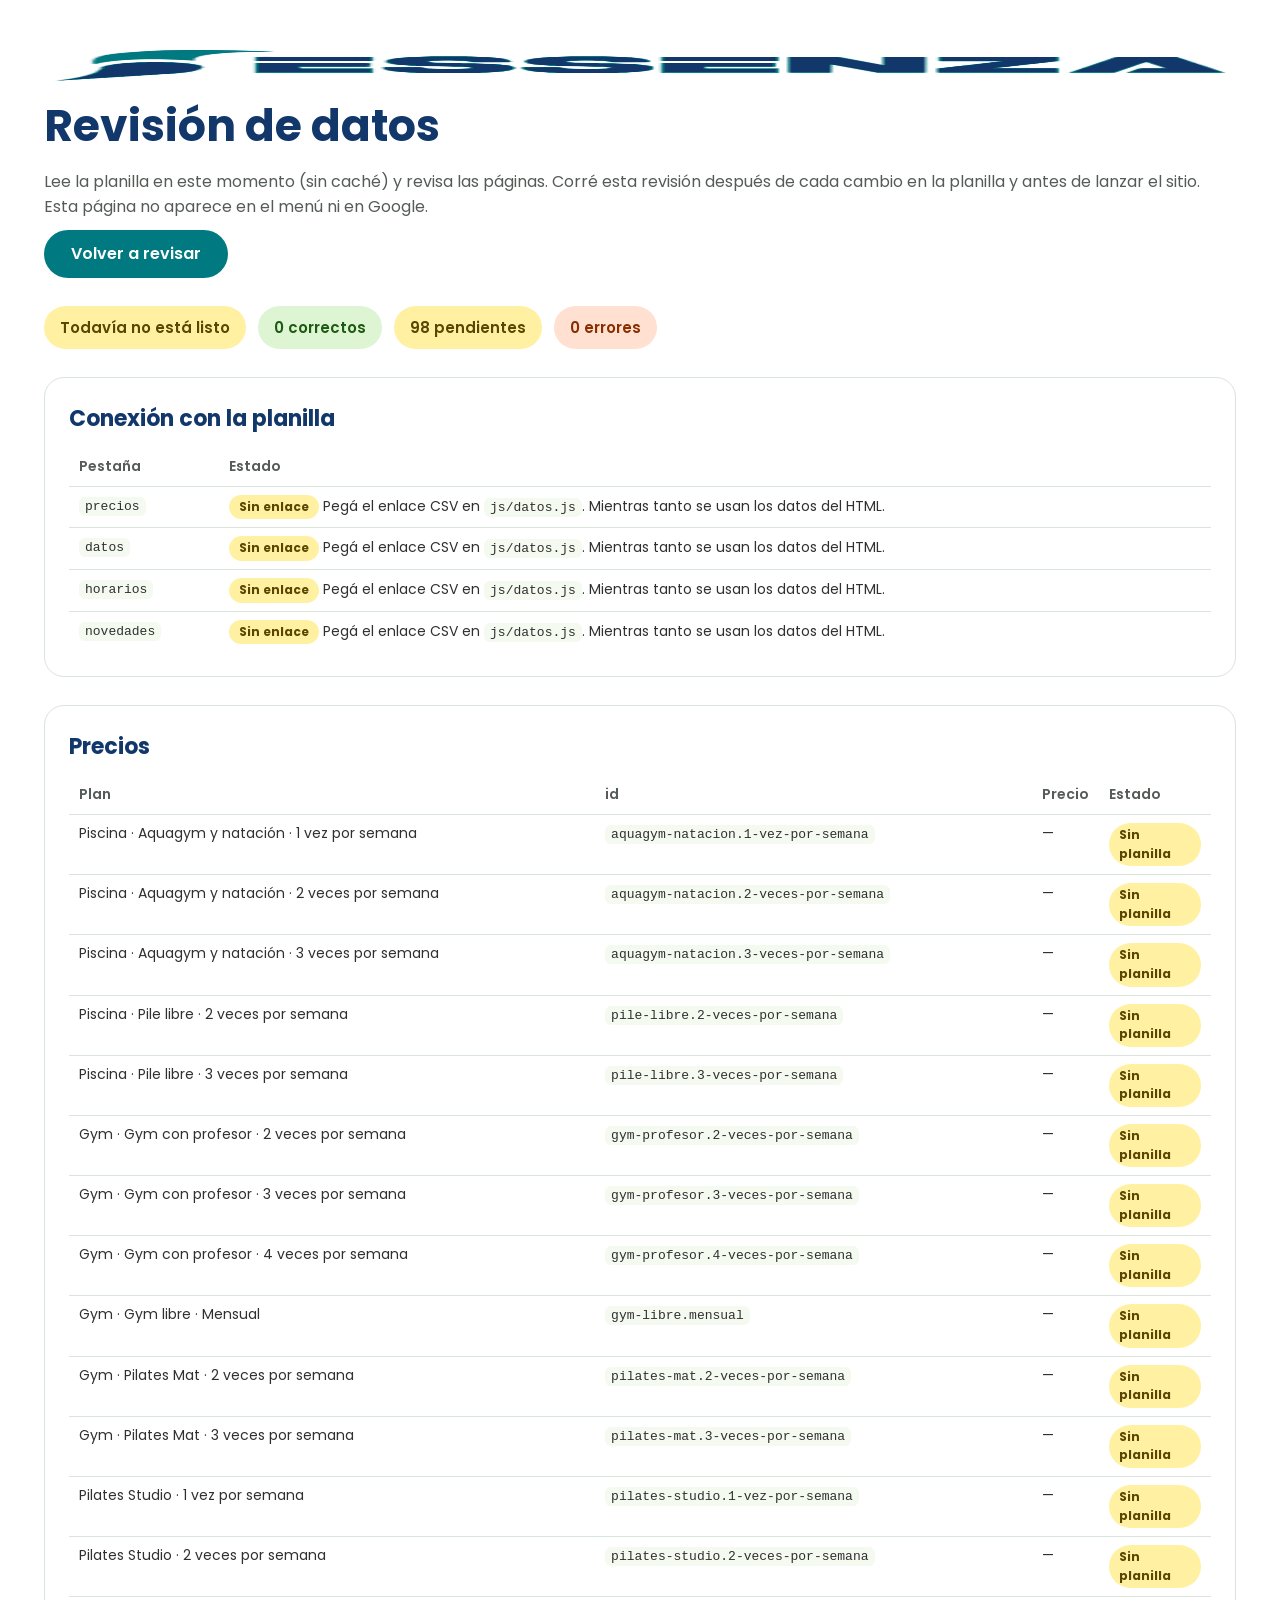
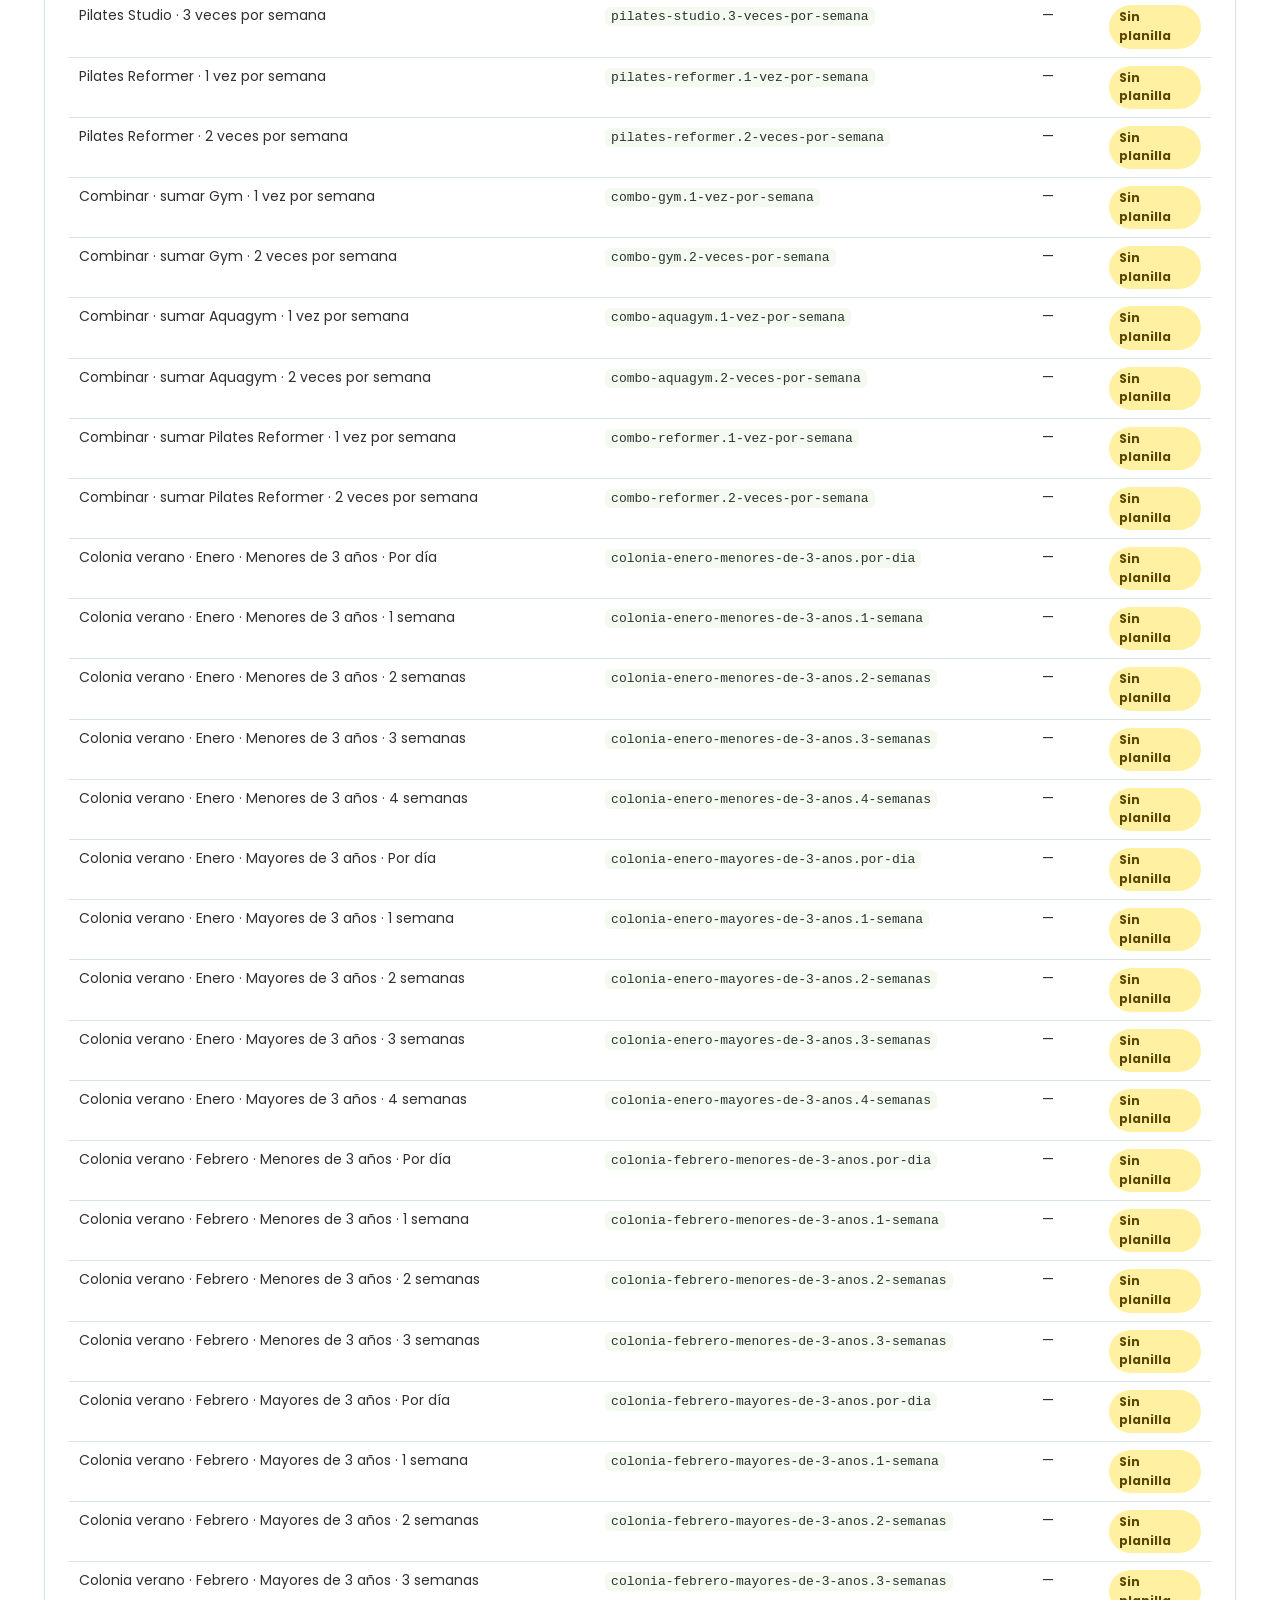
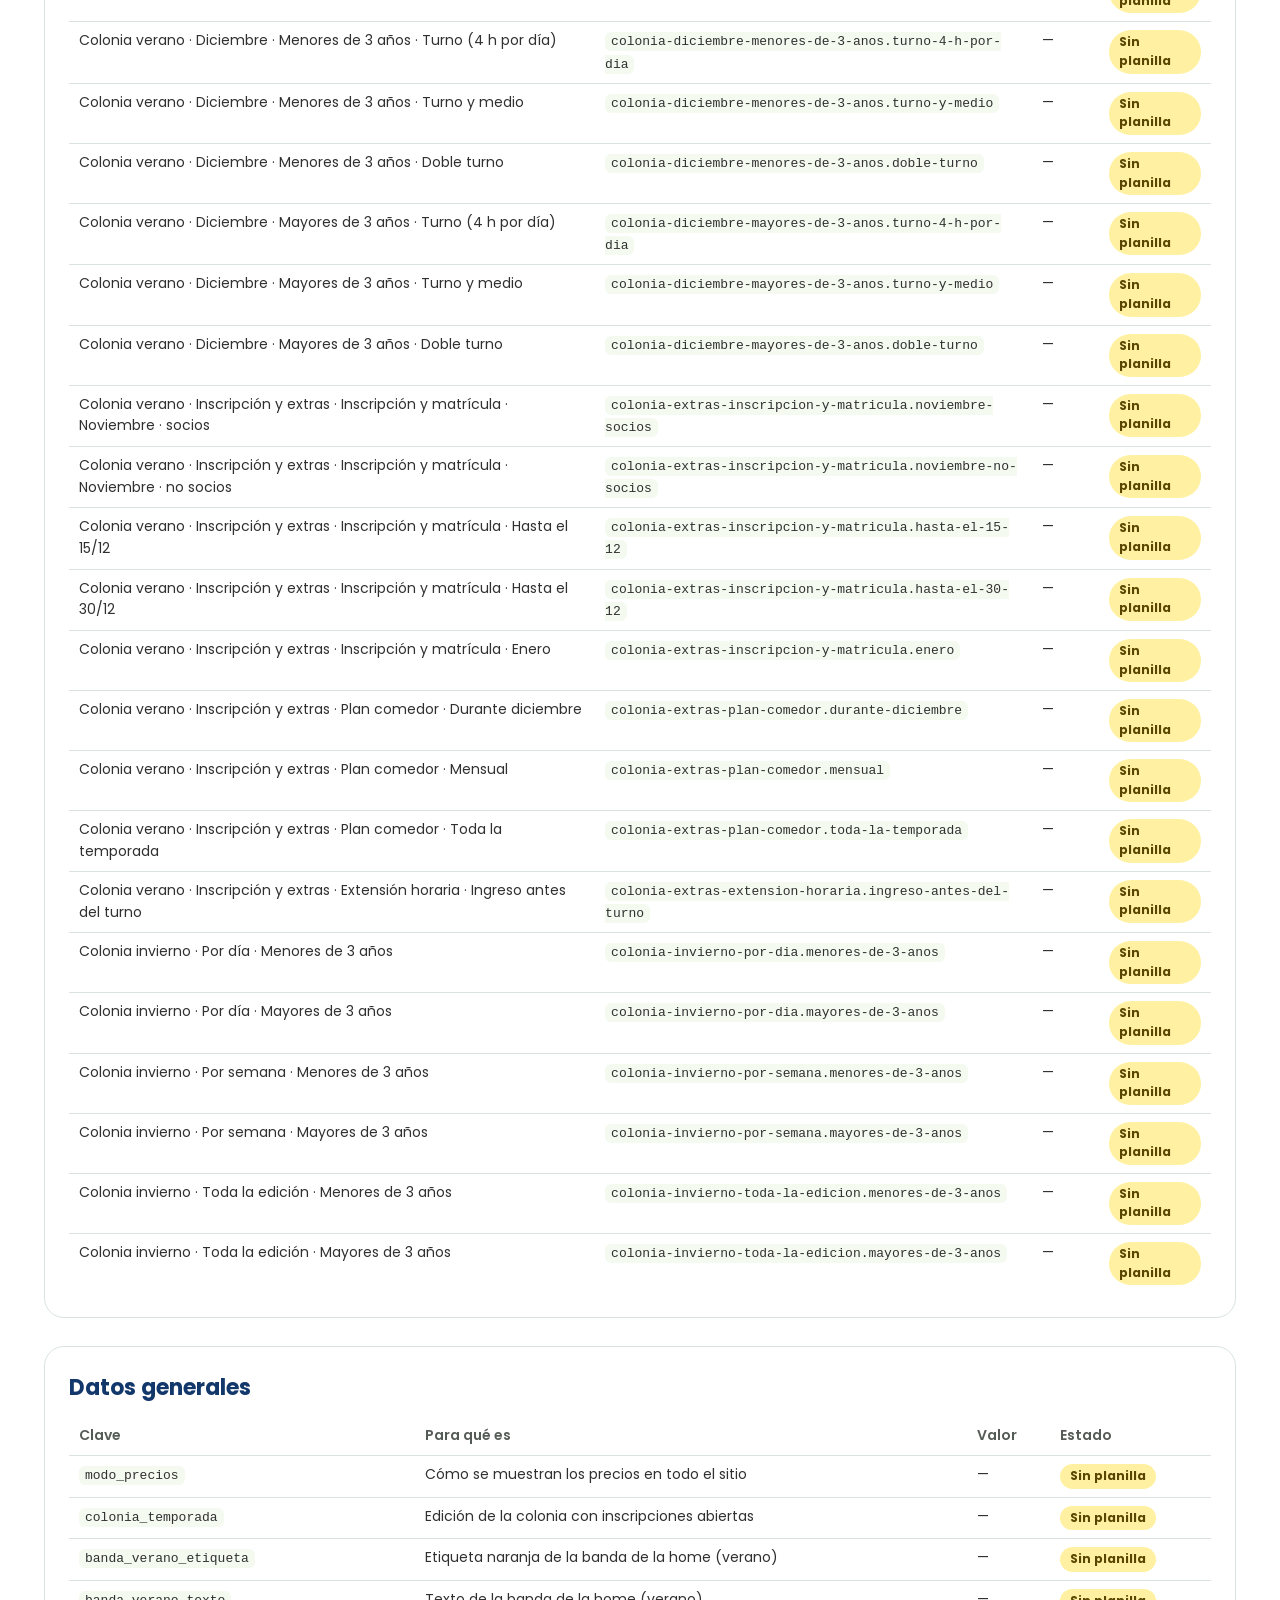
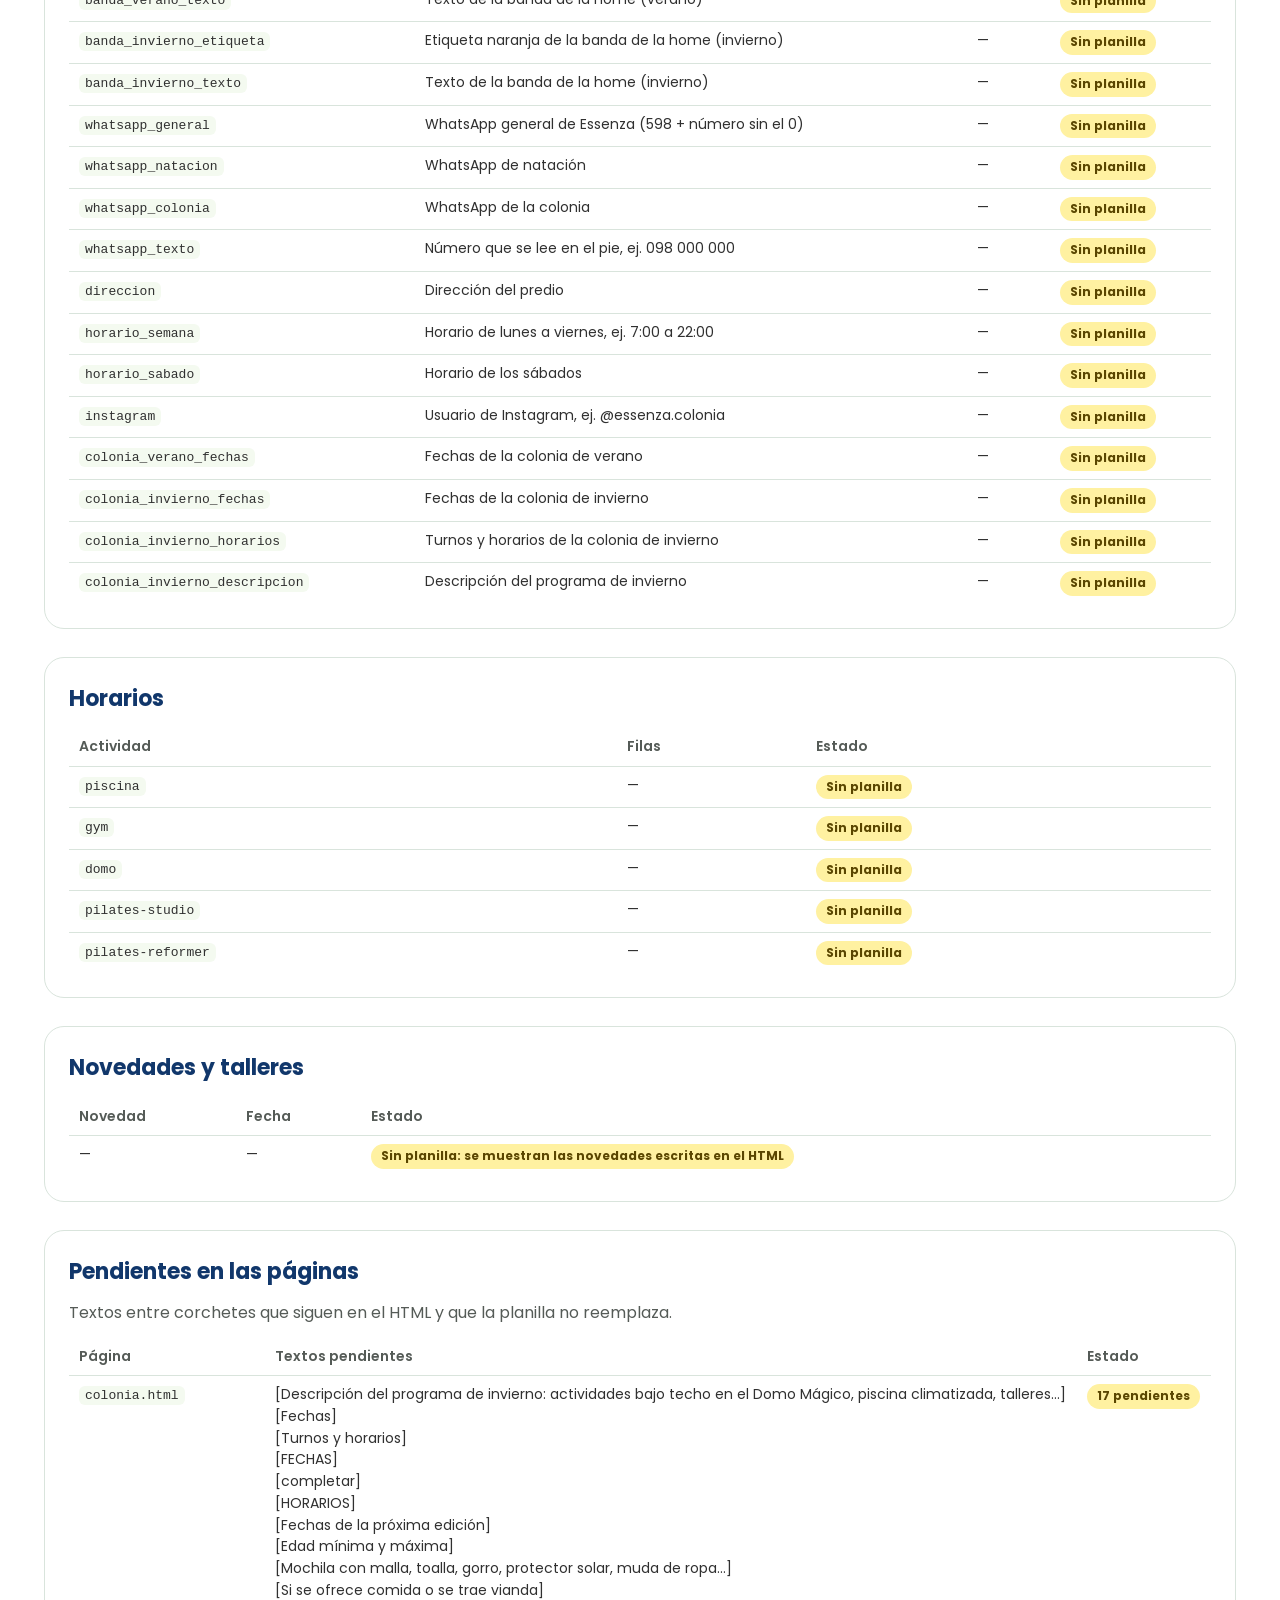
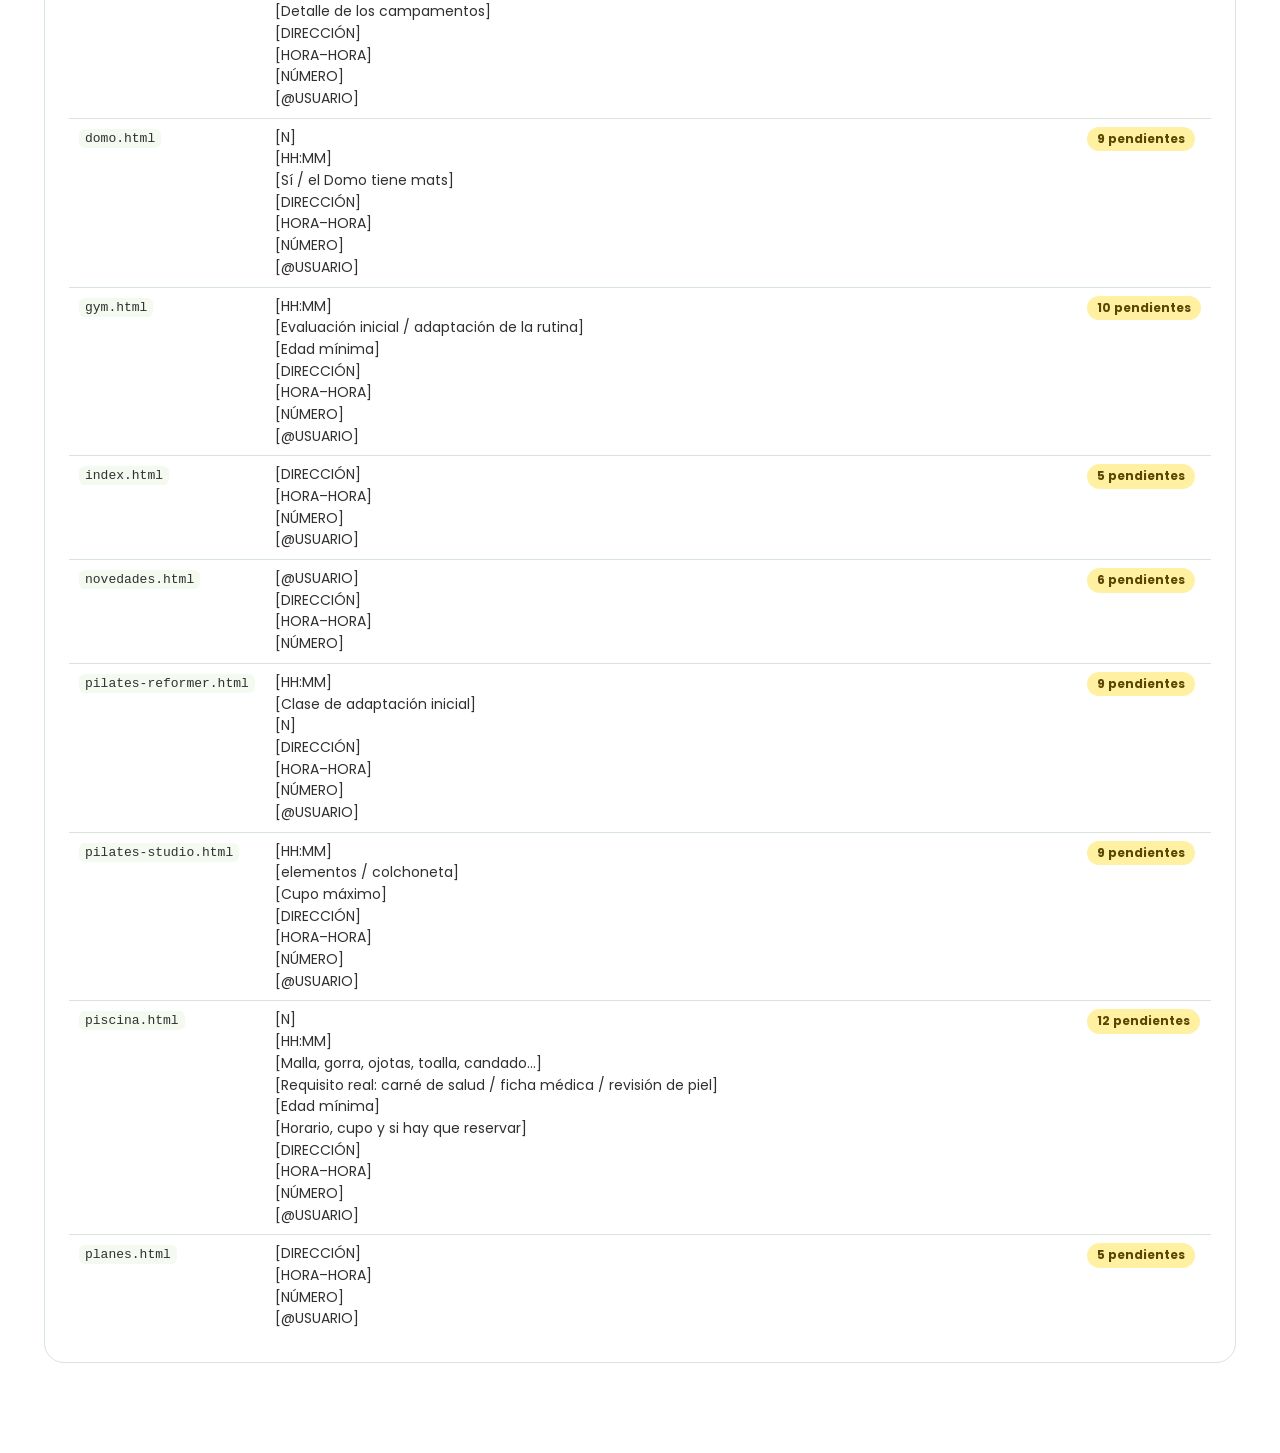
<file: revisar.html>
<!doctype html>
<html lang="es">
<head>
<meta charset="utf-8">
<meta name="viewport" content="width=device-width, initial-scale=1, viewport-fit=cover">
<title>Revisión de datos · Essenza</title>
<meta name="robots" content="noindex, nofollow">
<link rel="preconnect" href="https://fonts.googleapis.com">
<link rel="preconnect" href="https://fonts.gstatic.com" crossorigin>
<link rel="stylesheet" href="https://fonts.googleapis.com/css2?family=Poppins:wght@400;500;600;700&display=swap">
<link rel="stylesheet" href="css/styles.css">
<style>
  .rv { padding-block: 48px 96px; display: flex; flex-direction: column; gap: 28px; }
  .rv h1 { font-size: clamp(30px, 4vw, 44px); color: var(--azul); }
  .rv h2 { font-size: 22px; color: var(--azul); margin-bottom: 12px; }
  .rv__sum { display: flex; flex-wrap: wrap; gap: 12px; }
  .rv__pill { padding: 10px 16px; border-radius: 999px; font-weight: 600; font-size: 15px; }
  .ok { background: #DDF5D3; color: #1F5A12; }
  .pend { background: var(--amarillo); color: #5A4600; }
  .err { background: #FFE0D1; color: #8A2E00; }
  .rv__box { border: 1px solid var(--borde); border-radius: 20px; padding: 24px; background: var(--blanco); }
  .rv table { width: 100%; border-collapse: collapse; font-size: 14px; }
  .rv td, .rv th { text-align: left; padding: 8px 10px; border-top: 1px solid var(--borde); vertical-align: top; }
  .rv th { color: var(--texto-2); font-weight: 600; border-top: 0; }
  .rv code { font-size: 13px; background: var(--suave); padding: 2px 6px; border-radius: 6px; }
  .rv__tag { display: inline-block; padding: 3px 10px; border-radius: 999px; font-size: 12px; font-weight: 700; }
  .rv__wrap { overflow-x: auto; }
  .rv .btn { align-self: flex-start; }
</style>
</head>
<body>
<div class="site">
<main class="wrap rv">
  <div class="stack" style="gap: 10px">
    <img src="img/logo-essenza.png" alt="Essenza" width="160" height="38" style="height: 34px; width: auto">
    <h1>Revisión de datos</h1>
    <p class="muted">Lee la planilla en este momento (sin caché) y revisa las páginas. Corré esta revisión después de cada cambio en la planilla y antes de lanzar el sitio. Esta página no aparece en el menú ni en Google.</p>
    <button class="btn btn--primary" type="button" id="rv-run">Volver a revisar</button>
  </div>
  <div class="rv__sum" id="rv-sum" aria-live="polite"></div>
  <section class="rv__box"><h2>Conexión con la planilla</h2><div id="rv-conn"></div></section>
  <section class="rv__box"><h2>Precios</h2><div class="rv__wrap" id="rv-precios"></div></section>
  <section class="rv__box"><h2>Datos generales</h2><div class="rv__wrap" id="rv-datos"></div></section>
  <section class="rv__box"><h2>Horarios</h2><div class="rv__wrap" id="rv-horarios"></div></section>
  <section class="rv__box"><h2>Novedades y talleres</h2><div class="rv__wrap" id="rv-novedades"></div></section>
  <section class="rv__box"><h2>Pendientes en las páginas</h2><p class="muted" style="margin-bottom: 12px">Textos entre corchetes que siguen en el HTML y que la planilla no reemplaza.</p><div class="rv__wrap" id="rv-paginas"></div></section>
</main>
</div>
<script src="js/datos.js"></script>
<script>
var EXPECTED = {"precios": {"aquagym-natacion.1-vez-por-semana": "Piscina · Aquagym y natación · 1 vez por semana", "aquagym-natacion.2-veces-por-semana": "Piscina · Aquagym y natación · 2 veces por semana", "aquagym-natacion.3-veces-por-semana": "Piscina · Aquagym y natación · 3 veces por semana", "pile-libre.2-veces-por-semana": "Piscina · Pile libre · 2 veces por semana", "pile-libre.3-veces-por-semana": "Piscina · Pile libre · 3 veces por semana", "gym-profesor.2-veces-por-semana": "Gym · Gym con profesor · 2 veces por semana", "gym-profesor.3-veces-por-semana": "Gym · Gym con profesor · 3 veces por semana", "gym-profesor.4-veces-por-semana": "Gym · Gym con profesor · 4 veces por semana", "gym-libre.mensual": "Gym · Gym libre · Mensual", "pilates-mat.2-veces-por-semana": "Gym · Pilates Mat · 2 veces por semana", "pilates-mat.3-veces-por-semana": "Gym · Pilates Mat · 3 veces por semana", "pilates-studio.1-vez-por-semana": "Pilates Studio · 1 vez por semana", "pilates-studio.2-veces-por-semana": "Pilates Studio · 2 veces por semana", "pilates-studio.3-veces-por-semana": "Pilates Studio · 3 veces por semana", "pilates-reformer.1-vez-por-semana": "Pilates Reformer · 1 vez por semana", "pilates-reformer.2-veces-por-semana": "Pilates Reformer · 2 veces por semana", "combo-gym.1-vez-por-semana": "Combinar · sumar Gym · 1 vez por semana", "combo-gym.2-veces-por-semana": "Combinar · sumar Gym · 2 veces por semana", "combo-aquagym.1-vez-por-semana": "Combinar · sumar Aquagym · 1 vez por semana", "combo-aquagym.2-veces-por-semana": "Combinar · sumar Aquagym · 2 veces por semana", "combo-reformer.1-vez-por-semana": "Combinar · sumar Pilates Reformer · 1 vez por semana", "combo-reformer.2-veces-por-semana": "Combinar · sumar Pilates Reformer · 2 veces por semana", "colonia-enero-menores-de-3-anos.por-dia": "Colonia verano · Enero · Menores de 3 años · Por día", "colonia-enero-menores-de-3-anos.1-semana": "Colonia verano · Enero · Menores de 3 años · 1 semana", "colonia-enero-menores-de-3-anos.2-semanas": "Colonia verano · Enero · Menores de 3 años · 2 semanas", "colonia-enero-menores-de-3-anos.3-semanas": "Colonia verano · Enero · Menores de 3 años · 3 semanas", "colonia-enero-menores-de-3-anos.4-semanas": "Colonia verano · Enero · Menores de 3 años · 4 semanas", "colonia-enero-mayores-de-3-anos.por-dia": "Colonia verano · Enero · Mayores de 3 años · Por día", "colonia-enero-mayores-de-3-anos.1-semana": "Colonia verano · Enero · Mayores de 3 años · 1 semana", "colonia-enero-mayores-de-3-anos.2-semanas": "Colonia verano · Enero · Mayores de 3 años · 2 semanas", "colonia-enero-mayores-de-3-anos.3-semanas": "Colonia verano · Enero · Mayores de 3 años · 3 semanas", "colonia-enero-mayores-de-3-anos.4-semanas": "Colonia verano · Enero · Mayores de 3 años · 4 semanas", "colonia-febrero-menores-de-3-anos.por-dia": "Colonia verano · Febrero · Menores de 3 años · Por día", "colonia-febrero-menores-de-3-anos.1-semana": "Colonia verano · Febrero · Menores de 3 años · 1 semana", "colonia-febrero-menores-de-3-anos.2-semanas": "Colonia verano · Febrero · Menores de 3 años · 2 semanas", "colonia-febrero-menores-de-3-anos.3-semanas": "Colonia verano · Febrero · Menores de 3 años · 3 semanas", "colonia-febrero-mayores-de-3-anos.por-dia": "Colonia verano · Febrero · Mayores de 3 años · Por día", "colonia-febrero-mayores-de-3-anos.1-semana": "Colonia verano · Febrero · Mayores de 3 años · 1 semana", "colonia-febrero-mayores-de-3-anos.2-semanas": "Colonia verano · Febrero · Mayores de 3 años · 2 semanas", "colonia-febrero-mayores-de-3-anos.3-semanas": "Colonia verano · Febrero · Mayores de 3 años · 3 semanas", "colonia-diciembre-menores-de-3-anos.turno-4-h-por-dia": "Colonia verano · Diciembre · Menores de 3 años · Turno (4 h por día)", "colonia-diciembre-menores-de-3-anos.turno-y-medio": "Colonia verano · Diciembre · Menores de 3 años · Turno y medio", "colonia-diciembre-menores-de-3-anos.doble-turno": "Colonia verano · Diciembre · Menores de 3 años · Doble turno", "colonia-diciembre-mayores-de-3-anos.turno-4-h-por-dia": "Colonia verano · Diciembre · Mayores de 3 años · Turno (4 h por día)", "colonia-diciembre-mayores-de-3-anos.turno-y-medio": "Colonia verano · Diciembre · Mayores de 3 años · Turno y medio", "colonia-diciembre-mayores-de-3-anos.doble-turno": "Colonia verano · Diciembre · Mayores de 3 años · Doble turno", "colonia-extras-inscripcion-y-matricula.noviembre-socios": "Colonia verano · Inscripción y extras · Inscripción y matrícula · Noviembre · socios", "colonia-extras-inscripcion-y-matricula.noviembre-no-socios": "Colonia verano · Inscripción y extras · Inscripción y matrícula · Noviembre · no socios", "colonia-extras-inscripcion-y-matricula.hasta-el-15-12": "Colonia verano · Inscripción y extras · Inscripción y matrícula · Hasta el 15/12", "colonia-extras-inscripcion-y-matricula.hasta-el-30-12": "Colonia verano · Inscripción y extras · Inscripción y matrícula · Hasta el 30/12", "colonia-extras-inscripcion-y-matricula.enero": "Colonia verano · Inscripción y extras · Inscripción y matrícula · Enero", "colonia-extras-plan-comedor.durante-diciembre": "Colonia verano · Inscripción y extras · Plan comedor · Durante diciembre", "colonia-extras-plan-comedor.mensual": "Colonia verano · Inscripción y extras · Plan comedor · Mensual", "colonia-extras-plan-comedor.toda-la-temporada": "Colonia verano · Inscripción y extras · Plan comedor · Toda la temporada", "colonia-extras-extension-horaria.ingreso-antes-del-turno": "Colonia verano · Inscripción y extras · Extensión horaria · Ingreso antes del turno", "colonia-invierno-por-dia.menores-de-3-anos": "Colonia invierno · Por día · Menores de 3 años", "colonia-invierno-por-dia.mayores-de-3-anos": "Colonia invierno · Por día · Mayores de 3 años", "colonia-invierno-por-semana.menores-de-3-anos": "Colonia invierno · Por semana · Menores de 3 años", "colonia-invierno-por-semana.mayores-de-3-anos": "Colonia invierno · Por semana · Mayores de 3 años", "colonia-invierno-toda-la-edicion.menores-de-3-anos": "Colonia invierno · Toda la edición · Menores de 3 años", "colonia-invierno-toda-la-edicion.mayores-de-3-anos": "Colonia invierno · Toda la edición · Mayores de 3 años"}, "datos": [{"clave": "modo_precios", "desc": "Cómo se muestran los precios en todo el sitio", "opciones": ["completos", "desde", "ocultos"], "opcional": false, "tel": false}, {"clave": "colonia_temporada", "desc": "Edición de la colonia con inscripciones abiertas", "opciones": ["verano", "invierno", "ninguna"], "opcional": false, "tel": false}, {"clave": "banda_verano_etiqueta", "desc": "Etiqueta naranja de la banda de la home (verano)", "opciones": null, "opcional": false, "tel": false}, {"clave": "banda_verano_texto", "desc": "Texto de la banda de la home (verano)", "opciones": null, "opcional": false, "tel": false}, {"clave": "banda_invierno_etiqueta", "desc": "Etiqueta naranja de la banda de la home (invierno)", "opciones": null, "opcional": false, "tel": false}, {"clave": "banda_invierno_texto", "desc": "Texto de la banda de la home (invierno)", "opciones": null, "opcional": false, "tel": false}, {"clave": "whatsapp_general", "desc": "WhatsApp general de Essenza (598 + número sin el 0)", "opciones": null, "opcional": false, "tel": true}, {"clave": "whatsapp_natacion", "desc": "WhatsApp de natación", "opciones": null, "opcional": false, "tel": true}, {"clave": "whatsapp_colonia", "desc": "WhatsApp de la colonia", "opciones": null, "opcional": false, "tel": true}, {"clave": "whatsapp_texto", "desc": "Número que se lee en el pie, ej. 098 000 000", "opciones": null, "opcional": false, "tel": false}, {"clave": "direccion", "desc": "Dirección del predio", "opciones": null, "opcional": false, "tel": false}, {"clave": "horario_semana", "desc": "Horario de lunes a viernes, ej. 7:00 a 22:00", "opciones": null, "opcional": false, "tel": false}, {"clave": "horario_sabado", "desc": "Horario de los sábados", "opciones": null, "opcional": false, "tel": false}, {"clave": "instagram", "desc": "Usuario de Instagram, ej. @essenza.colonia", "opciones": null, "opcional": false, "tel": false}, {"clave": "colonia_verano_fechas", "desc": "Fechas de la colonia de verano", "opciones": null, "opcional": false, "tel": false}, {"clave": "colonia_invierno_fechas", "desc": "Fechas de la colonia de invierno", "opciones": null, "opcional": false, "tel": false}, {"clave": "colonia_invierno_horarios", "desc": "Turnos y horarios de la colonia de invierno", "opciones": null, "opcional": false, "tel": false}, {"clave": "colonia_invierno_descripcion", "desc": "Descripción del programa de invierno", "opciones": null, "opcional": false, "tel": false}], "actividades": ["piscina", "gym", "domo", "pilates-studio", "pilates-reformer"], "paginas": ["colonia.html", "domo.html", "gym.html", "index.html", "novedades.html", "pilates-reformer.html", "pilates-studio.html", "piscina.html", "planes.html"]};
(function () {
  var U = window.EssenzaDatos;
  var count = { ok: 0, pend: 0, err: 0 };
  function tag(kind, txt) { count[kind]++; return '<span class="rv__tag ' + kind + '">' + txt + '</span>'; }
  function esc(t) { return String(t).replace(/[&<>"]/g, function (c) { return { '&': '&amp;', '<': '&lt;', '>': '&gt;', '"': '&quot;' }[c]; }); }
  function table(head, rows) {
    return '<table><thead><tr>' + head.map(function (h) { return '<th>' + h + '</th>'; }).join('') + '</tr></thead><tbody>' +
      rows.map(function (r) { return '<tr>' + r.map(function (c) { return '<td>' + c + '</td>'; }).join('') + '</tr>'; }).join('') + '</tbody></table>';
  }
  function fetchSheet(name) {
    var url = ESSENZA_HOJAS[name];
    if (!url) return Promise.resolve({ name: name, status: 'sin-url' });
    return fetch(url, { cache: 'no-store' }).then(function (r) {
      if (!r.ok) throw new Error('HTTP ' + r.status);
      return r.text();
    }).then(function (t) {
      if (/^\s*</.test(t)) throw new Error('La URL devuelve una página, no un CSV. ¿Elegiste el formato .csv al publicar?');
      return { name: name, status: 'ok', data: U.toObjects(U.parseCSV(t)) };
    }).catch(function (e) { return { name: name, status: 'error', msg: e.message }; });
  }

  function run() {
    count = { ok: 0, pend: 0, err: 0 };
    document.getElementById('rv-sum').innerHTML = '<span class="rv__pill pend">Revisando…</span>';
    Promise.all(['precios', 'datos', 'horarios', 'novedades'].map(fetchSheet)).then(function (res) {
      var by = {}; res.forEach(function (r) { by[r.name] = r; });

      // conexión
      document.getElementById('rv-conn').innerHTML = table(['Pestaña', 'Estado'], res.map(function (r) {
        if (r.status === 'ok') return ['<code>' + r.name + '</code>', tag('ok', 'Conectada') + ' ' + r.data.length + ' filas'];
        if (r.status === 'sin-url') return ['<code>' + r.name + '</code>', tag('pend', 'Sin enlace') + ' Pegá el enlace CSV en <code>js/datos.js</code>. Mientras tanto se usan los datos del HTML.'];
        return ['<code>' + r.name + '</code>', tag('err', 'No responde') + ' ' + esc(r.msg)];
      }));

      // precios
      var P = by.precios.status === 'ok' ? by.precios.data : null;
      var pm = {}; (P || []).forEach(function (r) { pm[r.id] = r; });
      var prow = Object.keys(EXPECTED.precios).map(function (id) {
        var label = EXPECTED.precios[id];
        if (!P) return [esc(label), '<code>' + id + '</code>', '—', tag('pend', 'Sin planilla')];
        var r = pm[id];
        if (!r) return [esc(label), '<code>' + id + '</code>', '—', tag('err', 'Falta la fila')];
        if (!r.precio) return [esc(label), '<code>' + id + '</code>', '—', tag('pend', 'Sin precio')];
        var n = U.num(r.precio);
        if (!n) return [esc(label), '<code>' + id + '</code>', esc(r.precio), tag('err', 'No es un número')];
        return [esc(label), '<code>' + id + '</code>', U.money(n), tag('ok', 'OK')];
      });
      (P || []).forEach(function (r) {
        if (r.id && !EXPECTED.precios[r.id]) prow.push([esc(r.plan || ''), '<code>' + esc(r.id) + '</code>', esc(r.precio), tag('err', 'id desconocido: ¿error de tipeo?')]);
      });
      document.getElementById('rv-precios').innerHTML = table(['Plan', 'id', 'Precio', 'Estado'], prow);

      // datos
      var D = by.datos.status === 'ok' ? by.datos.data : null;
      var dm = {}; (D || []).forEach(function (r) { dm[r.clave] = r.valor; });
      var drow = EXPECTED.datos.map(function (k) {
        var v = D ? (dm[k.clave] || '') : null, st;
        if (!D) st = tag('pend', 'Sin planilla');
        else if (!(k.clave in dm)) st = tag('err', 'Falta la fila');
        else if (!v) st = k.opcional ? tag('ok', 'Vacío (opcional)') : tag('pend', 'Vacío');
        else if (k.opciones && k.opciones.indexOf(v.toLowerCase()) < 0) st = tag('err', 'Valor no válido: usar ' + k.opciones.join(' / '));
        else if (k.tel && v.replace(/[^\d]/g, '').length < 11) st = tag('err', 'Teléfono incompleto: formato 598 + número sin el 0');
        else st = tag('ok', 'OK');
        return ['<code>' + k.clave + '</code>', esc(k.desc), v === null ? '—' : esc(v), st];
      });
      document.getElementById('rv-datos').innerHTML = table(['Clave', 'Para qué es', 'Valor', 'Estado'], drow);

      // horarios
      var H = by.horarios.status === 'ok' ? by.horarios.data : null;
      var hrow = EXPECTED.actividades.map(function (a) {
        if (!H) return ['<code>' + a + '</code>', '—', tag('pend', 'Sin planilla')];
        var rows = H.filter(function (r) { return r.actividad === a; });
        var pend = rows.filter(function (r) { return !r.hora || /\[/.test(r.hora); }).length;
        if (!rows.length) return ['<code>' + a + '</code>', '0', tag('pend', 'Sin horarios: se muestran los del HTML')];
        if (pend) return ['<code>' + a + '</code>', rows.length, tag('pend', pend + ' filas sin hora')];
        return ['<code>' + a + '</code>', rows.length, tag('ok', 'OK')];
      });
      (H || []).forEach(function (r) {
        if (r.actividad && EXPECTED.actividades.indexOf(r.actividad) < 0) hrow.push(['<code>' + esc(r.actividad) + '</code>', '1', tag('err', 'Actividad desconocida')]);
      });
      document.getElementById('rv-horarios').innerHTML = table(['Actividad', 'Filas', 'Estado'], hrow);

      // novedades
      var N = by.novedades.status === 'ok' ? by.novedades.data : null;
      var nrows = [];
      if (!N) nrows.push(['—', '—', tag('pend', 'Sin planilla: se muestran las novedades escritas en el HTML')]);
      var imgChecks = [];
      (N || []).forEach(function (n, i) {
        var vis = (n.visible || 'si').toLowerCase().replace('í', 'i');
        var probs = [], st;
        if (['si', 'no'].indexOf(vis) < 0) probs.push('visible tiene que ser si o no');
        if (!n.titulo) probs.push('falta el título');
        if (n.vence && !/^\d{4}-\d{2}-\d{2}$/.test(n.vence)) probs.push('vence tiene que ser AAAA-MM-DD (ej. 2026-11-30)');
        if (/\[/.test((n.fecha || '') + (n.titulo || '') + (n.descripcion || ''))) probs.push('tiene textos entre corchetes');
        var tel = String(n.whatsapp || '').replace(/[^\d]/g, '');
        if (tel && tel.length < 11) probs.push('WhatsApp incompleto');
        if (vis === 'no') st = tag('ok', 'Oculta');
        else if (probs.length) st = tag(probs.some(function (p) { return /corchetes/.test(p); }) ? 'pend' : 'err', probs.join(' · '));
        else if (U.vencida(n.vence)) st = tag('ok', 'Vencida: ya no se muestra');
        else st = tag('ok', 'Publicada');
        var row = [esc(n.titulo || '(sin título)'), esc(n.fecha || ''), st];
        nrows.push(row);
        if (n.imagen && vis !== 'no' && !/^https?:/.test(n.imagen)) {
          imgChecks.push(fetch('img/' + n.imagen, { method: 'HEAD' }).then(function (r) {
            if (!r.ok) row[2] += ' ' + tag('err', 'No se encuentra la imagen img/' + esc(n.imagen));
          }).catch(function () {}));
        }
      });
      return Promise.all(imgChecks).then(function () {
        document.getElementById('rv-novedades').innerHTML = table(['Novedad', 'Fecha', 'Estado'], nrows);
      }).then(function () {
      // páginas
      return Promise.all(EXPECTED.paginas.map(function (p) {
        return fetch(p, { cache: 'no-store' }).then(function (r) { return r.text(); }).then(function (html) {
          var doc = new DOMParser().parseFromString(html, 'text/html');
          var found = [];
          var walker = doc.createTreeWalker(doc.body, NodeFilter.SHOW_TEXT);
          while (walker.nextNode()) {
            var n = walker.currentNode, m = n.nodeValue.match(/\[[^\]\n]{1,200}\]/g);
            if (!m) continue;
            var holder = n.parentElement.closest('[data-dato]');
            var covered = holder && dm[holder.getAttribute('data-dato')];
            var price = n.parentElement.closest('[data-precio],[data-desde]');
            if (covered || price) continue;
            m.forEach(function (t) { found.push(t); });
          }
          return { p: p, found: found };
        }).catch(function () { return { p: p, found: null }; });
      })).then(function (pages) {
        var rows = [];
        pages.forEach(function (x) {
          if (x.found === null) { rows.push(['<code>' + x.p + '</code>', '—', tag('err', 'No se pudo abrir')]); return; }
          if (!x.found.length) { rows.push(['<code>' + x.p + '</code>', '—', tag('ok', 'Sin pendientes')]); return; }
          var uniq = x.found.filter(function (v, i, a) { return a.indexOf(v) === i; });
          rows.push(['<code>' + x.p + '</code>', uniq.map(esc).join('<br>'), tag('pend', x.found.length + ' pendientes')]);
        });
        document.getElementById('rv-paginas').innerHTML = table(['Página', 'Textos pendientes', 'Estado'], rows);
      });
      });
    }).then(function () {
      var listo = count.err === 0 && count.pend === 0;
      document.getElementById('rv-sum').innerHTML =
        '<span class="rv__pill ' + (listo ? 'ok' : (count.err ? 'err' : 'pend')) + '">' + (listo ? 'Listo para publicar' : 'Todavía no está listo') + '</span>' +
        '<span class="rv__pill ok">' + count.ok + ' correctos</span>' +
        '<span class="rv__pill pend">' + count.pend + ' pendientes</span>' +
        '<span class="rv__pill err">' + count.err + ' errores</span>';
    });
  }
  document.getElementById('rv-run').addEventListener('click', run);
  run();
})();
</script>
</body>
</html>
</file>
<file: css/styles.css>
/* =========================================================
   ESSENZA — somos movimiento
   Hoja de estilos única del sitio.
   Paleta institucional: principales #CBF1BA / #007A80
   complementarios #A2E5E8 #11376B #FF6609 #303030 #FFF1A1
   ========================================================= */

/* Layout: columnas centradas de 1240px, bloques de color a todo el ancho,
   una sola zona oscura por página (azul institucional). */
:root {
  /* Marca */
  --verde: #CBF1BA;
  --turquesa: #007A80;
  --aqua: #A2E5E8;
  --azul: #11376B;
  --naranja: #FF6609;
  --grafito: #303030;
  --amarillo: #FFF1A1;

  /* Neutros derivados */
  --blanco: #FFFFFF;
  --suave: #F4FAF0;          /* verde muy pálido para franjas */
  --borde: #D9E4DC;
  --borde-fuerte: #B9CBBF;
  --texto-2: #555B57;        /* texto secundario (7:1 sobre blanco) */
  --azul-claro: #E4ECF5;     /* texto sobre azul */
  --azul-linea: #2B5590;

  /* Tintes claros de la paleta, para fondos de sección */
  --verde-claro: #F1FAEC;
  --aqua-claro: #EAF8F9;
  --amarillo-claro: #FFFBE6;

  /* Profundos, solo para degradés de fondo (como en los posteos) */
  --azul-profundo: #0B2648;
  --grafito-profundo: #1A1A1A;

  /* Tipografía */
  --f: 'Poppins', system-ui, -apple-system, 'Segoe UI', Roboto, sans-serif;

  /* Medidas */
  --ancho: 1240px;
  --gutter: 24px;
  --radio: 28px;
  --ease: cubic-bezier(.16, .84, .3, 1);

  color-scheme: light;
}

*, *::before, *::after { box-sizing: border-box; }
html { scroll-behavior: smooth; }
body {
  margin: 0;
  font-family: var(--f);
  font-size: 16px;
  line-height: 1.55;
  color: var(--grafito);
  background: var(--blanco);
  -webkit-font-smoothing: antialiased;
}
img { max-width: 100%; display: block; }
a { color: var(--turquesa); }
a:hover { color: var(--azul); }
:focus-visible { outline: 3px solid var(--naranja); outline-offset: 3px; border-radius: 6px; }
h1, h2, h3 { text-wrap: balance; margin: 0; }
p { margin: 0; }
[hidden] { display: none !important; }

.site { overflow-x: clip; }
.wrap {
  max-width: var(--ancho);
  margin-inline: auto;
  padding-left: max(var(--gutter), env(safe-area-inset-left, 0px));
  padding-right: max(var(--gutter), env(safe-area-inset-right, 0px));
}
.sr-only { position: absolute; width: 1px; height: 1px; overflow: hidden; clip: rect(0 0 0 0); white-space: nowrap; }

/* ---------- Tipografía ---------- */
.eyebrow { font-size: 14px; font-weight: 600; letter-spacing: .28em; text-transform: uppercase; color: var(--turquesa); }
.h1 { font-size: clamp(42px, 6vw, 84px); line-height: 1.03; font-weight: 700; letter-spacing: -.03em; color: var(--azul); }
.h2 { font-size: clamp(30px, 4vw, 52px); line-height: 1.07; font-weight: 700; letter-spacing: -.03em; color: var(--azul); }
.h3 { font-size: 26px; line-height: 1.15; font-weight: 700; letter-spacing: -.02em; color: var(--azul); }
.lead { font-size: clamp(17px, 1.4vw, 19px); line-height: 1.6; max-width: 60ch; }
.muted { color: var(--texto-2); }
.acento { color: var(--turquesa); }
.head { display: flex; flex-direction: column; gap: 12px; }
.head--row { flex-direction: row; flex-wrap: wrap; justify-content: space-between; align-items: flex-end; gap: 16px; }

/* ---------- Botones ---------- */
.btn {
  display: inline-flex; align-items: center; justify-content: center; gap: 8px;
  min-height: 48px; padding: 12px 26px; border-radius: 999px;
  font: 600 16px/1.2 var(--f); text-decoration: none; cursor: pointer;
  border: 1.5px solid transparent;
  transition: transform .25s var(--ease), box-shadow .25s var(--ease), background-color .25s;
}
.btn:hover { transform: translateY(-2px); box-shadow: 0 10px 24px -10px rgba(17, 55, 107, .5); }
.btn--primary { background: var(--turquesa); color: var(--blanco); }
.btn--primary:hover { color: var(--blanco); background: #006A6F; }
.btn--outline { border-color: var(--azul); color: var(--azul); background: transparent; }
.btn--outline:hover { color: var(--azul); }
.btn--azul { background: var(--azul); color: var(--blanco); }
.btn--azul:hover { color: var(--blanco); }
.btn--verde { background: var(--verde); color: var(--azul); }
.btn--verde:hover { color: var(--azul); }
.btn--grafito { background: var(--grafito); color: var(--blanco); }
.btn--grafito:hover { color: var(--blanco); }
.btn--sm { min-height: 44px; padding: 10px 20px; font-size: 15px; }
.link-arrow { font-weight: 600; text-decoration: none; }
.arrow { display: inline-block; transition: transform .3s var(--ease); }
a:hover .arrow { transform: translateX(6px); }

/* ---------- Cabecera ---------- */
.header {
  position: sticky; top: env(safe-area-inset-top, 0px); z-index: 50;
  background: rgba(255, 255, 255, .95);
  -webkit-backdrop-filter: saturate(1.4) blur(10px); backdrop-filter: saturate(1.4) blur(10px);
  border-bottom: 1px solid transparent;
  transition: box-shadow .3s, border-color .3s;
}
.header.is-scrolled { border-color: var(--borde); box-shadow: 0 8px 24px -16px rgba(17, 55, 107, .35); }
.nav { display: flex; align-items: center; justify-content: space-between; gap: 16px; padding-block: 18px; transition: padding .3s var(--ease); }
.header.is-scrolled .nav { padding-block: 10px; }
.nav__logo img { height: 36px; width: auto; transition: height .3s var(--ease); }
.header.is-scrolled .nav__logo img { height: 28px; }
.nav__menu { display: flex; align-items: center; gap: 8px 28px; }
.nav__link { color: var(--grafito); text-decoration: none; font-size: 15px; font-weight: 500; }
.nav__link[aria-current="page"] { color: var(--turquesa); font-weight: 600; }
.nav__toggle {
  display: none; width: 48px; height: 48px; border-radius: 50%;
  border: 1.5px solid var(--borde-fuerte); background: var(--blanco); color: var(--azul); cursor: pointer;
  align-items: center; justify-content: center;
}
@media (max-width: 960px) {
  .nav__toggle { display: inline-flex; }
  .nav__menu {
    position: absolute; left: 0; right: 0; top: 100%;
    flex-direction: column; align-items: stretch; gap: 0;
    background: var(--blanco); border-bottom: 1px solid var(--borde);
    padding: 8px max(var(--gutter), env(safe-area-inset-right, 0px)) 24px max(var(--gutter), env(safe-area-inset-left, 0px));
    box-shadow: 0 24px 32px -24px rgba(17, 55, 107, .35);
    display: none;
  }
  .nav__menu.is-open { display: flex; }
  .nav__link { padding: 14px 0; border-bottom: 1px solid var(--borde); font-size: 17px; }
  .nav__menu .btn { margin-top: 16px; }
}

/* ---------- Secciones ---------- */
.section { padding-block: 104px; }
.section--tight { padding-block: 64px; }
.section--suave { background: var(--suave); border-top: 1px solid var(--borde); }
.section--azul { background: var(--azul); color: var(--blanco); }
.section--verde { background: var(--verde); }
.section--aqua { background: var(--aqua); }
.stack { display: flex; flex-direction: column; gap: 32px; }

/* ---------- Hero home ---------- */
/* Foto a todo el ancho con el texto encima. La foto se corre a la derecha
   para que las personas no queden debajo del texto; el velo azul asegura contraste. */
.hero {
  position: relative; overflow: hidden; isolation: isolate;
  background: var(--azul-profundo); color: var(--blanco);
  min-height: clamp(560px, 80vh, 780px); display: flex; align-items: center;
}
.hero__img { position: absolute; z-index: -2; top: -10%; left: 16%; width: 100%; height: 125%; object-fit: cover; object-position: 50% 30%; }
.hero__veil {
  position: absolute; inset: 0; z-index: -1;
  background:
    linear-gradient(90deg, rgba(11, 38, 72, .97) 0%, rgba(11, 38, 72, .9) 30%, rgba(17, 55, 107, .45) 56%, rgba(17, 55, 107, 0) 78%),
    linear-gradient(0deg, rgba(11, 38, 72, .6) 0%, rgba(11, 38, 72, 0) 35%);
}
.hero .wrap { width: 100%; padding-block: 96px 120px; }
.hero__text { display: flex; flex-direction: column; gap: 28px; max-width: 640px; }
.hero .eyebrow { color: var(--aqua); }
.hero .h1 { color: var(--blanco); }
.hero .h1 .acento { color: var(--verde); }
.hero .lead { color: var(--azul-claro); }
.hero__ctas { display: flex; flex-wrap: wrap; gap: 12px; }
.btn--ghost { border-color: rgba(255, 255, 255, .8); color: var(--blanco); background: transparent; }
.btn--ghost:hover { color: var(--blanco); background: rgba(255, 255, 255, .1); }
.badge {
  position: absolute; z-index: 1; right: max(48px, env(safe-area-inset-right, 0px)); bottom: 56px;
  width: 150px; height: 150px; border-radius: 50%;
  background: var(--verde); color: var(--azul); display: flex; align-items: center; justify-content: center;
}
.badge svg.badge__ring { position: absolute; inset: 0; }
@media (max-width: 860px) {
  .hero { min-height: 0; align-items: flex-end; }
  .hero__img { left: 0; }
  .hero__veil { background: linear-gradient(0deg, rgba(11, 38, 72, .95) 0%, rgba(11, 38, 72, .78) 55%, rgba(11, 38, 72, .45) 100%); }
  .hero .wrap { padding-block: 120px 64px; }
  .badge { right: 20px; top: 24px; bottom: auto; width: 104px; height: 104px; }
  .badge svg.badge__ring { width: 104px; height: 104px; }
  .badge > svg:last-child { width: 22px; height: 22px; }
}

/* Título palabra por palabra */
.split .w { display: inline-block; overflow: hidden; vertical-align: bottom; padding-bottom: .1em; margin-bottom: -.1em; }
.split .w > span { display: inline-block; }

/* ---------- Marquesina ---------- */
.marquee { background: var(--verde); color: var(--azul); overflow: hidden; padding-block: 22px; white-space: nowrap; }
.marquee__track { display: inline-flex; gap: 40px; font-size: clamp(20px, 2.4vw, 28px); font-weight: 600; }
.marquee__item { display: inline-flex; align-items: center; gap: 40px; }
.marquee__item svg { fill: var(--naranja); flex: none; }

/* ---------- Pilares ---------- */
.pillars { display: grid; grid-template-columns: repeat(3, minmax(0, 1fr)); gap: 20px; }
.pillar { border-radius: var(--radio); padding: 36px; min-height: 230px; display: flex; flex-direction: column; justify-content: flex-end; gap: 10px; }
.pillar h2 { font-size: 28px; font-weight: 700; letter-spacing: .06em; text-transform: uppercase; }
.pillar p { font-size: 17px; }
.pillar--turquesa { background: var(--turquesa); color: var(--blanco); }
.pillar--verde { background: var(--verde); color: var(--azul); }
.pillar--verde p { color: var(--grafito); }
.pillar--naranja { background: var(--naranja); color: var(--grafito); }
.pillar--naranja p { font-weight: 500; }
@media (max-width: 860px) { .pillars { grid-template-columns: 1fr; } .pillar { min-height: 0; } }

/* ---------- Filtro por público ---------- */
.chips { display: flex; flex-wrap: wrap; gap: 10px; }
.chip {
  min-height: 44px; padding: 10px 22px; border-radius: 999px; cursor: pointer;
  font: 500 16px/1.2 var(--f); color: var(--azul); background: var(--blanco);
  border: 1.5px solid var(--borde-fuerte);
  transition: background-color .25s, color .25s, border-color .25s;
}
.chip:hover { border-color: var(--azul); }
.chip[aria-pressed="true"], .chip[aria-selected="true"] { background: var(--azul); border-color: var(--azul); color: var(--blanco); font-weight: 600; }
.chip__dot { display: inline-block; width: 12px; height: 12px; border-radius: 50%; margin-right: 10px; border: 1px solid rgba(17, 55, 107, .3); vertical-align: -1px; }

/* ---------- Tarjetas de actividad ---------- */
.cards { display: grid; grid-template-columns: repeat(auto-fill, minmax(min(100%, 340px), 1fr)); gap: 24px; }
.card {
  display: flex; flex-direction: column; overflow: hidden;
  background: var(--blanco); border: 1px solid var(--borde); border-radius: var(--radio);
  color: var(--grafito); text-decoration: none;
  transition: transform .5s var(--ease), box-shadow .5s var(--ease);
}
.card:hover { color: var(--grafito); transform: translateY(-8px); box-shadow: 0 28px 56px -28px rgba(17, 55, 107, .45); }
.card__media { position: relative; height: 230px; overflow: hidden; }
.card__media img { width: 100%; height: 100%; object-fit: cover; transition: transform 1.2s var(--ease); }
.card:hover .card__media img { transform: scale(1.07); }
.card__tag { position: absolute; top: 16px; left: 16px; font-size: 12px; font-weight: 600; letter-spacing: .14em; text-transform: uppercase; padding: 7px 12px; border-radius: 999px; }
.card__body { display: flex; flex-direction: column; gap: 14px; padding: 26px 26px 30px; flex-grow: 1; }
.card__who { font-size: 13px; font-weight: 600; letter-spacing: .16em; text-transform: uppercase; color: var(--texto-2); }
.card__foot { margin-top: auto; padding-top: 14px; border-top: 1px solid var(--borde); display: flex; justify-content: space-between; align-items: baseline; gap: 12px; font-size: 15px; }
.card__foot .link-arrow { color: var(--turquesa); }
.ticks { list-style: none; margin: 0; padding: 0; display: flex; flex-direction: column; gap: 8px; font-size: 15px; }
.ticks li { display: flex; gap: 10px; align-items: baseline; }
.ticks li::before { content: "+"; color: var(--turquesa); font-weight: 700; }
.empty { padding: 24px; border: 1.5px dashed var(--borde-fuerte); border-radius: 16px; color: var(--texto-2); }

/* Colores por línea (igual que en los posteos de Instagram)
   Natación (antes Chapoteando) → turquesa
   Entrenamiento (antes Coco)   → naranja
   Bienestar (antes Domo del Río) → azul
   Pilates                       → amarillo (línea a definir) */
.bg-natacion { background-color: var(--turquesa); color: var(--blanco); }
.bg-entrenamiento { background-color: var(--naranja); color: var(--grafito); }
.bg-bienestar { background-color: var(--azul); color: var(--blanco); }
.bg-pilates { background-color: var(--amarillo); color: var(--azul); }
.btn.bg-natacion:hover, .btn.bg-bienestar:hover { color: var(--blanco); }
.btn.bg-entrenamiento:hover { color: var(--grafito); }
.btn.bg-pilates:hover { color: var(--azul); }
.antes { font-size: 12px; letter-spacing: .24em; text-transform: uppercase; font-weight: 500; }
.antes b { font-weight: 700; }

/* Marcador para foto pendiente */
.ph { width: 100%; height: 100%; display: flex; align-items: flex-end; padding: 16px; }
.ph span { background: var(--blanco); color: var(--grafito); font-size: 12px; padding: 6px 10px; border-radius: 6px; }
.ph--piscina { background: repeating-linear-gradient(135deg, #A2E5E8 0 12px, #B4EBED 12px 24px); }
.ph--domo { background: repeating-linear-gradient(135deg, #CBF1BA 0 12px, #D8F5CB 12px 24px); }
.ph--pilates { background: repeating-linear-gradient(135deg, #FFF1A1 0 12px, #FFF5B8 12px 24px); }
.ph--azul { background: repeating-linear-gradient(135deg, #163F78 0 12px, #11376B 12px 24px); }

/* ---------- Celebrar ---------- */
.celebrate { display: grid; grid-template-columns: minmax(0, 2fr) minmax(0, 1fr); gap: 20px; }
.celebrate__side { display: flex; flex-direction: column; gap: 20px; }
.tile { border-radius: 32px; padding: 32px; display: flex; flex-direction: column; gap: 10px; }
.tile--big { padding: 44px; gap: 16px; }
.tile__kicker { font-size: 13px; font-weight: 700; letter-spacing: .22em; text-transform: uppercase; }
.tile h3 { font-size: 28px; line-height: 1.1; font-weight: 700; letter-spacing: -.02em; }
.tile--big h3 { font-size: clamp(34px, 4vw, 46px); line-height: 1.02; letter-spacing: -.03em; }
.tile--naranja { background: var(--naranja); color: var(--grafito); }
.tile--naranja p { font-size: 18px; font-weight: 500; max-width: 52ch; }
.tile--amarillo { background: var(--amarillo); color: var(--azul); }
.tile--aqua { background: var(--aqua); color: var(--azul); }
.tile--amarillo p, .tile--aqua p { color: var(--grafito); }
.tile .btn, .tile .link-arrow { align-self: flex-start; }
.tile .link-arrow { color: var(--azul); }
.tags { display: flex; flex-wrap: wrap; gap: 10px; font-size: 14px; font-weight: 600; }
.tags span { background: var(--amarillo); padding: 8px 14px; border-radius: 999px; }
@media (max-width: 860px) { .celebrate { grid-template-columns: 1fr; } .tile--big { padding: 32px; } }

/* ---------- La mirada ---------- */
.mirada { display: grid; grid-template-columns: minmax(0, 3fr) minmax(0, 2fr); gap: 56px; align-items: center; }
.mirada .eyebrow { color: var(--aqua); }
.mirada__quote { font-size: clamp(30px, 4vw, 52px); line-height: 1.14; font-weight: 600; letter-spacing: -.02em; color: var(--verde); }
.mirada .lead { color: var(--azul-claro); }
.gratis { background: var(--verde); color: var(--azul); border-radius: 32px; padding: 36px; display: flex; flex-direction: column; gap: 18px; }
.gratis__item { display: flex; flex-direction: column; gap: 4px; }
.gratis__item + .gratis__item { border-top: 1px solid rgba(17, 55, 107, .25); padding-top: 18px; }
.gratis__item strong { font-size: 24px; font-weight: 700; }
.gratis__item span { font-size: 15px; color: var(--grafito); }
.gratis .btn { align-self: flex-start; }
@media (max-width: 860px) { .mirada { grid-template-columns: 1fr; gap: 40px; } }

/* ---------- Planes (teaser home) ---------- */
.minis { display: grid; grid-template-columns: repeat(4, minmax(0, 1fr)); gap: 20px; }
.mini { display: flex; flex-direction: column; gap: 10px; padding: 30px; border: 1px solid var(--borde); border-radius: var(--radio); background: var(--blanco); color: var(--grafito); text-decoration: none; transition: transform .5s var(--ease), box-shadow .5s var(--ease); }
.mini:hover { color: var(--grafito); transform: translateY(-8px); box-shadow: 0 28px 56px -28px rgba(17, 55, 107, .45); }
.mini--destacado { border: 2px solid var(--turquesa); background: var(--suave); }
.mini__kicker { font-size: 13px; font-weight: 600; letter-spacing: .16em; text-transform: uppercase; color: var(--texto-2); }
.mini__name { font-size: 22px; font-weight: 700; color: var(--azul); }
.mini__price { margin-top: auto; padding-top: 12px; font-size: 15px; color: var(--texto-2); }
.mini__price b { font-size: 34px; font-weight: 700; letter-spacing: -.02em; color: var(--azul); font-variant-numeric: tabular-nums; }
@media (max-width: 1000px) { .minis { grid-template-columns: repeat(2, minmax(0, 1fr)); } }
@media (max-width: 560px) { .minis { grid-template-columns: 1fr; } }

/* ---------- Pasos ---------- */
.steps-row { display: grid; grid-template-columns: minmax(0, 1fr) minmax(0, 2fr); gap: 40px; }
.steps { list-style: none; margin: 0; padding: 0; display: grid; grid-template-columns: repeat(3, minmax(0, 1fr)); gap: 28px; }
.steps li { display: flex; flex-direction: column; gap: 8px; }
.steps__n { font-size: 46px; font-weight: 700; color: var(--turquesa); line-height: 1; }
.steps strong { font-size: 18px; color: var(--azul); }
@media (max-width: 860px) { .steps-row { grid-template-columns: 1fr; } .steps { grid-template-columns: 1fr; } }

/* ---------- Pie ---------- */
.footer { background: var(--azul); color: var(--azul-claro); }
.footer__grid { display: grid; grid-template-columns: repeat(3, minmax(0, 1fr)); gap: 40px; padding-block: 80px 48px; }
.footer__brand { display: flex; flex-direction: column; gap: 20px; align-items: flex-start; }
.footer__brand img { height: 40px; width: auto; }
.footer__brand p { font-size: 20px; font-weight: 600; color: var(--verde); }
.footer__info { display: flex; flex-direction: column; gap: 8px; font-size: 15px; }
.footer__info strong { color: var(--aqua); font-size: 13px; letter-spacing: .22em; text-transform: uppercase; margin-top: 12px; }
.footer__info strong:first-child { margin-top: 0; }
.footer__map { min-height: 220px; border-radius: 24px; border: 1px solid var(--azul-linea); overflow: hidden; display: flex; align-items: center; justify-content: center; font-size: 13px; }
.footer__bottom { display: flex; flex-wrap: wrap; justify-content: space-between; gap: 12px; border-top: 1px solid var(--azul-linea); padding-block: 24px 32px; font-size: 13px; }
.footer a:not(.btn) { color: var(--verde); }
@media (max-width: 860px) { .footer__grid { grid-template-columns: 1fr; padding-block: 64px 40px; } }

/* =========================================================
   Páginas de actividad
   ========================================================= */
.act-hero { overflow: hidden; }
.act-hero .wrap { display: flex; flex-direction: column; gap: 36px; padding-block: 32px 88px; }
.crumbs { font-size: 14px; }
.crumbs a { color: inherit; }
.act-hero__grid { display: grid; grid-template-columns: minmax(0, 1fr) minmax(0, 1fr); gap: 48px; align-items: center; }
.act-hero__text { display: flex; flex-direction: column; gap: 22px; }
.act-hero__kicker { font-size: 14px; font-weight: 600; letter-spacing: .24em; text-transform: uppercase; }
.act-hero__title { font-size: clamp(52px, 8vw, 116px); line-height: .98; font-weight: 700; letter-spacing: -.04em; }
.act-hero__photo { height: 460px; border-radius: 32px; overflow: hidden; position: relative; }
.act-hero__photo img { position: absolute; left: 0; top: -8%; width: 100%; height: 116%; object-fit: cover; }
.pills { display: flex; flex-wrap: wrap; gap: 10px; font-size: 14px; font-weight: 600; }
.pills span { background: var(--blanco); color: var(--azul); padding: 8px 14px; border-radius: 999px; }
.pills span.is-gift { background: var(--naranja); color: var(--grafito); }
/* Encabezados por línea: degradé vertical como en los posteos */
.act-hero { position: relative; isolation: isolate; }
.hero-natacion { background: linear-gradient(180deg, var(--turquesa) 0%, #0A5A78 60%, var(--azul) 100%); color: var(--blanco); }
.hero-natacion .act-hero__title { color: var(--verde); }
.hero-natacion .act-hero__kicker, .hero-natacion .antes { color: var(--aqua); }
.hero-entrenamiento { background: linear-gradient(180deg, var(--grafito) 0%, var(--grafito-profundo) 100%); color: var(--blanco); }
.hero-entrenamiento .act-hero__title, .hero-entrenamiento .act-hero__kicker, .hero-entrenamiento .antes b { color: var(--naranja); }
.hero-bienestar { background: linear-gradient(180deg, var(--azul) 0%, var(--azul-profundo) 100%); color: var(--blanco); }
.hero-bienestar .act-hero__title, .hero-bienestar .act-hero__kicker { color: var(--aqua); }
.hero-bienestar .antes b { color: var(--verde); }
.hero-pilates { background: linear-gradient(180deg, var(--amarillo-claro) 0%, var(--amarillo) 100%); color: var(--azul); }
.hero-pilates .lead { color: var(--grafito); }
.act-hero:not(.hero-pilates) .lead { color: var(--azul-claro); }
.act-hero .crumbs a { color: inherit; }
@media (max-width: 900px) { .act-hero__grid { grid-template-columns: 1fr; } .act-hero__photo { height: 340px; } }

.panel { display: grid; grid-template-columns: minmax(0, 3fr) minmax(0, 2fr); gap: 24px; background: var(--suave); border-radius: 32px; padding: 40px; }
.panel__main { display: flex; flex-direction: column; gap: 22px; min-width: 0; }
.programs { display: grid; grid-template-columns: repeat(auto-fill, minmax(min(100%, 240px), 1fr)); gap: 14px; }
.program { background: var(--blanco); border: 1px solid var(--borde); border-radius: 20px; padding: 22px; display: flex; flex-direction: column; gap: 10px; }
.program strong { font-size: 19px; color: var(--azul); }
.program p { font-size: 14px; color: var(--texto-2); }
.rows { display: flex; flex-direction: column; }
.rows div { display: flex; justify-content: space-between; align-items: baseline; gap: 12px; padding-block: 9px; border-top: 1px dashed var(--borde); font-size: 14px; }
.rows b { font-size: 19px; color: var(--azul); font-variant-numeric: tabular-nums; }
.side { background: var(--blanco); border: 1px solid var(--borde); border-radius: 24px; padding: 28px; display: flex; flex-direction: column; gap: 16px; }
.side__label { font-size: 13px; font-weight: 600; letter-spacing: .22em; text-transform: uppercase; color: var(--texto-2); }
.side .ticks { font-size: 16px; gap: 12px; }
.side .btn { margin-top: auto; }
@media (max-width: 860px) { .panel { grid-template-columns: 1fr; padding: 24px; border-radius: 24px; } }

.band { background: var(--verde); border-radius: 32px; padding: 40px; display: flex; flex-wrap: wrap; gap: 24px; align-items: center; justify-content: space-between; }
.band__text { display: flex; flex-direction: column; gap: 8px; flex: 1 1 420px; color: var(--azul); }
.band__text strong { font-size: 13px; letter-spacing: .22em; text-transform: uppercase; }
.band__text span { font-size: clamp(20px, 2.2vw, 26px); font-weight: 700; letter-spacing: -.02em; }

.table-wrap { overflow-x: auto; border: 1px solid var(--borde); border-radius: 24px; }
.table { width: 100%; border-collapse: collapse; font-size: 15px; font-variant-numeric: tabular-nums; }
.table--wide { min-width: 760px; }
.table th, .table td { padding: 16px 20px; text-align: left; }
.table thead tr { background: var(--azul); color: var(--blanco); }
.table thead th { font-weight: 600; }
.table thead th:first-child { color: var(--aqua); }
.table tbody tr { border-top: 1px solid var(--borde); }
.table tbody tr:nth-child(even) { background: var(--suave); }
.table tbody th { font-weight: 500; color: var(--texto-2); }
.table .gift { color: var(--turquesa); font-weight: 700; }

.faq-row { display: grid; grid-template-columns: minmax(0, 1fr) minmax(0, 2fr); gap: 40px; }
.faq details { border-bottom: 1px solid var(--borde); padding-block: 22px; }
.faq details:last-child { border-bottom: 0; }
.faq summary { list-style: none; cursor: pointer; display: flex; justify-content: space-between; gap: 16px; font-size: 18px; font-weight: 600; color: var(--azul); }
.faq summary::-webkit-details-marker { display: none; }
.faq summary .plus { flex: none; transition: transform .3s var(--ease); font-size: 24px; line-height: 1; }
.faq details[open] .plus { transform: rotate(45deg); }
.faq details p { margin-top: 12px; line-height: 1.6; }
@media (max-width: 860px) { .faq-row { grid-template-columns: 1fr; } }

.cta-row { display: flex; flex-wrap: wrap; gap: 28px; align-items: center; justify-content: space-between; }
.cta-row h2 { flex: 1 1 520px; color: var(--verde); }
.others { display: flex; flex-wrap: wrap; gap: 12px; }

/* =========================================================
   Planes
   ========================================================= */
.price-grid { display: grid; grid-template-columns: repeat(auto-fill, minmax(min(100%, 280px), 1fr)); gap: 20px; }
.price-card { border: 1px solid var(--borde); border-radius: var(--radio); overflow: hidden; background: var(--blanco); display: flex; flex-direction: column; transition: transform .5s var(--ease), box-shadow .5s var(--ease); }
.price-card:hover { transform: translateY(-8px); box-shadow: 0 28px 56px -28px rgba(17, 55, 107, .45); }
.price-card__head { padding: 22px 28px; display: flex; flex-direction: column; gap: 4px; }
.price-card__head span { font-size: 12px; font-weight: 600; letter-spacing: .22em; text-transform: uppercase; }
.price-card__head strong { font-size: 24px; font-weight: 700; }
.price-card__body { padding: 12px 28px 28px; display: flex; flex-direction: column; flex-grow: 1; }
.price-card__body .rows div { padding-block: 14px; font-size: 15px; }
.price-card__body .rows b { font-size: 26px; letter-spacing: -.02em; }
.price-card__body .link-arrow { margin-top: auto; padding-top: 18px; }
.combo-grid { display: grid; grid-template-columns: minmax(0, 1fr) minmax(0, 1.2fr); gap: 48px; align-items: center; }
.combo-grid .table-wrap { background: var(--blanco); border: 0; border-radius: var(--radio); }
.combo-grid .table td { font-size: 20px; font-weight: 700; color: var(--azul); }
.combo-grid .table tbody th { color: var(--azul); font-weight: 600; }
.benefits { display: grid; grid-template-columns: repeat(3, minmax(0, 1fr)); gap: 20px; }
.benefits .tile strong { font-size: 24px; line-height: 1.2; font-weight: 700; }
.notice { border: 1.5px dashed var(--borde-fuerte); border-radius: 24px; padding: 28px 32px; display: flex; flex-wrap: wrap; gap: 16px 32px; align-items: center; justify-content: space-between; }
.notice div { display: flex; flex-direction: column; gap: 6px; flex: 1 1 520px; }
.notice strong { font-size: 19px; color: var(--azul); }
.fine { font-size: 13px; color: var(--texto-2); }
@media (max-width: 860px) { .combo-grid, .benefits { grid-template-columns: 1fr; } }

/* =========================================================
   Precios: un solo interruptor por sitio (ver js/main.js)
   data-precios="completos" | "desde" | "ocultos"
   .p-full  solo con "completos"
   .p-from  solo con "desde"
   .p-num   con "completos" y "desde"
   .p-hide  solo con "ocultos"
   ========================================================= */
[data-precios="completos"] .p-from,
[data-precios="completos"] .p-hide,
[data-precios="desde"] .p-full,
[data-precios="desde"] .p-hide,
[data-precios="ocultos"] .p-full,
[data-precios="ocultos"] .p-from,
[data-precios="ocultos"] .p-num { display: none !important; }

/* =========================================================
   Movimiento
   ========================================================= */
@media (prefers-reduced-motion: no-preference) {
  /* aparecer al hacer scroll (solo lo que arranca fuera de pantalla) */
  .is-anim [data-reveal]:not(.is-in) { opacity: 0; transform: translateY(40px); }
  .is-anim [data-reveal] { transition: opacity .9s var(--ease), transform .9s var(--ease); }
  .is-anim [data-reveal="2"] { transition-delay: .12s; }
  .is-anim [data-reveal="3"] { transition-delay: .24s; }
  .is-anim [data-reveal="4"] { transition-delay: .36s; }

  /* carga de página */
  .split .w > span { animation: esUp 1.1s var(--ease) both; }
  .fade-in { animation: esFade 1.2s .5s var(--ease) both; }
  .marquee__track { animation: esMarq 34s linear infinite; }
  .marquee:hover .marquee__track { animation-play-state: paused; }
  .badge__ring { animation: esSpin 22s linear infinite; }
}
@media (prefers-reduced-motion: reduce) {
  html { scroll-behavior: auto; }
  *, *::before, *::after { transition: none !important; }
}
@keyframes esUp { from { transform: translateY(110%); } to { transform: none; } }
@keyframes esFade { from { opacity: 0; transform: translateY(24px); } to { opacity: 1; transform: none; } }
@keyframes esMarq { to { transform: translateX(-50%); } }
@keyframes esSpin { to { transform: rotate(360deg); } }

/* =========================================================
   Texturas — el motivo de hoja rayada de la marca
   ========================================================= */

/* Fondos claros de sección (tintes de la paleta) */
.bg-verde-claro { background-color: var(--verde-claro); }
.bg-aqua-claro { background-color: var(--aqua-claro); }
.bg-amarillo-claro { background-color: var(--amarillo-claro); }
.section--azul { background: linear-gradient(180deg, var(--azul) 0%, var(--azul-profundo) 100%); }
.footer { background: linear-gradient(180deg, var(--azul) 0%, var(--azul-profundo) 100%); }

/* 1 · Rayado fino: líneas de 1px a 135°, casi imperceptibles */
.tex { position: relative; isolation: isolate; overflow: hidden; --tex-line: rgba(0, 122, 128, .055); }
.tex::before {
  content: ""; position: absolute; inset: 0; z-index: -2; pointer-events: none;
  background-image: repeating-linear-gradient(135deg, var(--tex-line) 0 1px, transparent 1px 15px);
}
.section--azul.tex, .footer.tex, .hero-natacion.tex, .hero-entrenamiento.tex, .hero-bienestar.tex { --tex-line: rgba(255, 255, 255, .045); }
.hero-pilates.tex { --tex-line: rgba(17, 55, 107, .05); }

/* 2 · Hoja rayada: la forma de los posteos, en las esquinas de algunas secciones */
.leaf {
  position: absolute; z-index: -1; pointer-events: none;
  width: clamp(200px, 24vw, 360px); aspect-ratio: 1; max-width: 70vw;
  background-repeat: no-repeat; background-size: contain;
}
.leaf--tl { top: -70px; left: -90px; }
.leaf--tr { top: -70px; right: -90px; transform: scaleX(-1); }
.leaf--bl { bottom: -80px; left: -90px; transform: scaleY(-1); }
.leaf--br { bottom: -80px; right: -90px; transform: scale(-1, -1); }
.leaf--sm { width: clamp(140px, 15vw, 220px); }
.leaf--turquesa { background-image: url("data:image/svg+xml,%3Csvg xmlns='http://www.w3.org/2000/svg' viewBox='0 0 400 400'%3E%3Cdefs%3E%3Cpattern id='r' width='26' height='26' patternUnits='userSpaceOnUse' patternTransform='rotate(35)'%3E%3Crect width='11' height='26' fill='%23007A80'/%3E%3C/pattern%3E%3C/defs%3E%3Cpath d='M10 390C10 170 170 10 390 10C390 230 230 390 10 390Z' fill='url(%23r)'/%3E%3C/svg%3E"); }
.leaf--verde { background-image: url("data:image/svg+xml,%3Csvg xmlns='http://www.w3.org/2000/svg' viewBox='0 0 400 400'%3E%3Cdefs%3E%3Cpattern id='r' width='26' height='26' patternUnits='userSpaceOnUse' patternTransform='rotate(35)'%3E%3Crect width='11' height='26' fill='%23CBF1BA'/%3E%3C/pattern%3E%3C/defs%3E%3Cpath d='M10 390C10 170 170 10 390 10C390 230 230 390 10 390Z' fill='url(%23r)'/%3E%3C/svg%3E"); }
.leaf--aqua { background-image: url("data:image/svg+xml,%3Csvg xmlns='http://www.w3.org/2000/svg' viewBox='0 0 400 400'%3E%3Cdefs%3E%3Cpattern id='r' width='26' height='26' patternUnits='userSpaceOnUse' patternTransform='rotate(35)'%3E%3Crect width='11' height='26' fill='%23A2E5E8'/%3E%3C/pattern%3E%3C/defs%3E%3Cpath d='M10 390C10 170 170 10 390 10C390 230 230 390 10 390Z' fill='url(%23r)'/%3E%3C/svg%3E"); }
.leaf--azul { background-image: url("data:image/svg+xml,%3Csvg xmlns='http://www.w3.org/2000/svg' viewBox='0 0 400 400'%3E%3Cdefs%3E%3Cpattern id='r' width='26' height='26' patternUnits='userSpaceOnUse' patternTransform='rotate(35)'%3E%3Crect width='11' height='26' fill='%2311376B'/%3E%3C/pattern%3E%3C/defs%3E%3Cpath d='M10 390C10 170 170 10 390 10C390 230 230 390 10 390Z' fill='url(%23r)'/%3E%3C/svg%3E"); }
.leaf--naranja { background-image: url("data:image/svg+xml,%3Csvg xmlns='http://www.w3.org/2000/svg' viewBox='0 0 400 400'%3E%3Cdefs%3E%3Cpattern id='r' width='26' height='26' patternUnits='userSpaceOnUse' patternTransform='rotate(35)'%3E%3Crect width='11' height='26' fill='%23FF6609'/%3E%3C/pattern%3E%3C/defs%3E%3Cpath d='M10 390C10 170 170 10 390 10C390 230 230 390 10 390Z' fill='url(%23r)'/%3E%3C/svg%3E"); }
.leaf--soft { opacity: .45; }
.leaf--faint { opacity: .25; }

/* 3 · Rayado sobre bloques de color (tarjetas, pilares, recuadros) */
.lined { background-image: repeating-linear-gradient(135deg, rgba(255, 255, 255, .13) 0 1px, transparent 1px 13px); }
.lined-dark { background-image: repeating-linear-gradient(135deg, rgba(17, 55, 107, .06) 0 1px, transparent 1px 13px); }

/* Ajustes de contraste sobre los encabezados de color */
.act-hero.hero-natacion .lead { color: var(--blanco); }
.section > .wrap, .act-hero > .wrap, .footer > .wrap { position: relative; }

/* Colonia con foto */
.tile--photo { display: grid; grid-template-columns: minmax(0, 1.3fr) minmax(0, 1fr); gap: 28px; align-items: stretch; }
.tile--photo .tile__body { display: flex; flex-direction: column; gap: 16px; }
.tile__img { border-radius: 22px; overflow: hidden; min-height: 260px; }
.tile__img img { width: 100%; height: 100%; object-fit: cover; }
.promo { background: var(--blanco); color: var(--grafito); border-radius: 18px; padding: 16px 18px; display: flex; flex-direction: column; gap: 6px; font-size: 15px; }
.promo strong { color: var(--azul); font-size: 17px; }
@media (max-width: 860px) { .tile--photo { grid-template-columns: 1fr; } .tile__img { min-height: 220px; } }

/* =========================================================
   Colonia de vacaciones
   ========================================================= */
.bg-colonia { background-color: var(--verde); color: var(--azul); }
.btn.bg-colonia:hover { color: var(--azul); }
.hero-colonia { background: linear-gradient(180deg, var(--verde-claro) 0%, var(--verde) 100%); color: var(--azul); }
.hero-colonia .act-hero__title { color: var(--azul); }
.hero-colonia .act-hero__kicker { color: var(--turquesa); }
.hero-colonia .lead { color: var(--grafito); }
.act-hero.hero-colonia .lead { color: var(--grafito); }
.hero-colonia.tex { --tex-line: rgba(17, 55, 107, .05); }
.hero-colonia .pills span:not(.is-gift) { background: var(--blanco); }

/* cinta "Inscripciones abiertas" en la tarjeta */
.card__ribbon { position: absolute; right: 16px; top: 16px; background: var(--naranja); color: var(--grafito); font-size: 12px; font-weight: 700; letter-spacing: .08em; text-transform: uppercase; padding: 7px 12px; border-radius: 999px; }

/* banda de temporada bajo la marquesina */
.season { display: block; background: var(--azul); color: var(--blanco); text-decoration: none; }
.season:hover { color: var(--blanco); }
.season__inner { display: flex; flex-wrap: wrap; align-items: center; gap: 10px 24px; padding-block: 16px; }
.season__tag { background: var(--naranja); color: var(--grafito); font-size: 12px; font-weight: 700; letter-spacing: .1em; text-transform: uppercase; padding: 6px 12px; border-radius: 999px; }
.season__text { flex: 1 1 360px; font-size: 15px; color: var(--azul-claro); }
.season__text b { color: var(--blanco); }
.season__cta { font-weight: 600; color: var(--verde); }
.season:hover .arrow { transform: translateX(6px); }

/* dos tarjetas iguales (cumpleaños / alquiler) */
.duo { display: grid; grid-template-columns: repeat(2, minmax(0, 1fr)); gap: 20px; }
@media (max-width: 760px) { .duo { grid-template-columns: 1fr; } }

/* cifras de la colonia */
.stats { display: grid; grid-template-columns: repeat(4, minmax(0, 1fr)); gap: 20px; }
.stats div { display: flex; flex-direction: column; gap: 4px; padding: 8px 0 8px 20px; border-left: 2px solid var(--verde); }
.stats b { font-size: clamp(44px, 5vw, 64px); line-height: 1; font-weight: 700; color: var(--turquesa); font-variant-numeric: tabular-nums; }
.stats span { font-size: 15px; color: var(--texto-2); }
@media (max-width: 760px) { .stats { grid-template-columns: repeat(2, minmax(0, 1fr)); } }

/* temáticas */
.themes { display: grid; grid-template-columns: repeat(4, minmax(0, 1fr)); gap: 20px; }
.themes .tile { padding: 28px; }
.themes .tile h3 { font-size: 26px; }
.themes .ticks { font-size: 15px; margin-top: 6px; }
.tile--naranja .ticks li::before, .tile--azul-t .ticks li::before { color: inherit; }
.tile--azul-t { background-color: var(--azul); color: var(--blanco); }
.tile--azul-t p { color: var(--azul-claro); }
.tile--verde-t { background-color: var(--verde); color: var(--azul); }
.tile--verde-t strong { color: var(--azul); }
@media (max-width: 1000px) { .themes { grid-template-columns: repeat(2, minmax(0, 1fr)); } }
@media (max-width: 560px) { .themes { grid-template-columns: 1fr; } }

/* bloque destacado con foto */
.feature { display: grid; grid-template-columns: minmax(0, 1fr) minmax(0, 1.1fr); gap: 56px; align-items: center; }
.feature__img { border-radius: 32px; overflow: hidden; aspect-ratio: 1; max-width: 100%; }
.feature__img img { width: 100%; height: 100%; object-fit: cover; }
@media (max-width: 860px) { .feature { grid-template-columns: 1fr; gap: 32px; } }

/* horarios y servicios */
.infos { display: grid; grid-template-columns: repeat(3, minmax(0, 1fr)); gap: 16px; }
.info { background: var(--blanco); border: 1px solid var(--borde); border-radius: 20px; padding: 22px 24px; display: flex; flex-direction: column; gap: 6px; }
.info b { font-size: 22px; color: var(--azul); font-variant-numeric: tabular-nums; }
.info .muted { font-size: 14px; }
@media (max-width: 860px) { .infos { grid-template-columns: 1fr; } }

.tag-warn { background: var(--amarillo); color: var(--azul); font-size: 13px; font-weight: 600; padding: 8px 14px; border-radius: 999px; }

/* promo y medios de pago */
.pay { background-color: var(--verde); border-radius: 32px; padding: 32px; display: grid; grid-template-columns: repeat(4, minmax(0, 1fr)); gap: 24px; color: var(--azul); }
.pay__item { display: flex; flex-direction: column; gap: 6px; }
.pay__item strong { font-size: 20px; }
.pay__item span:last-child { font-size: 15px; color: var(--grafito); }
@media (max-width: 1000px) { .pay { grid-template-columns: repeat(2, minmax(0, 1fr)); } }
@media (max-width: 560px) { .pay { grid-template-columns: 1fr; padding: 24px; } }

/* beneficios: 3 arriba + 2 abajo */
.benefits { grid-template-columns: repeat(6, minmax(0, 1fr)); }
.benefits > * { grid-column: span 2; }
.benefits > :nth-child(n+4) { grid-column: span 3; }
@media (max-width: 860px) { .benefits { grid-template-columns: 1fr; } .benefits > *, .benefits > :nth-child(n+4) { grid-column: auto; } }
.card__foot .link-arrow { white-space: nowrap; }

/* Colonia: dos ediciones y pestañas grandes */
.chip--lg { min-height: 52px; padding: 12px 24px; font-size: 17px; }
.edition h3 { font-size: clamp(26px, 2.6vw, 34px); }
.edition .ticks { margin-top: 4px; }
.tile--azul-t .ticks li::before { color: var(--verde); }

/* =========================================================
   Novedades y talleres
   ========================================================= */
.news { display: grid; grid-template-columns: repeat(auto-fit, minmax(min(100%, 320px), 1fr)); gap: 24px; }
.news--page { grid-template-columns: repeat(auto-fill, minmax(min(100%, 340px), 1fr)); }
.news-card { display: flex; flex-direction: column; background: var(--blanco); border: 1px solid var(--borde); border-radius: var(--radio); overflow: hidden; transition: transform .5s var(--ease), box-shadow .5s var(--ease); }
.news-card:hover { transform: translateY(-6px); box-shadow: 0 24px 48px -24px rgba(17, 55, 107, .4); }
.news-card__img { aspect-ratio: 16 / 10; overflow: hidden; max-width: 100%; }
.news-card__img img { width: 100%; height: 100%; object-fit: cover; transition: transform 1.2s var(--ease); }
.news-card:hover .news-card__img img { transform: scale(1.05); }
.news-card__body { display: flex; flex-direction: column; gap: 10px; padding: 24px 26px 28px; flex-grow: 1; }
.news-card__date { align-self: flex-start; background: var(--amarillo); color: var(--azul); font-size: 13px; font-weight: 600; padding: 6px 12px; border-radius: 999px; }
.news-card__title { font-size: 24px; line-height: 1.2; font-weight: 700; letter-spacing: -.02em; color: var(--azul); }
.news-card__text { font-size: 15px; line-height: 1.6; }
.news-card__place { font-size: 13px; font-weight: 600; letter-spacing: .16em; text-transform: uppercase; color: var(--texto-2); }
.news-card .btn { align-self: flex-start; margin-top: auto; }

/* video del encabezado (Domo) */
.act-hero__photo video { position: absolute; inset: 0; width: 100%; height: 100%; object-fit: cover; }

/* Isologo como separador de la franja infinita */
.marquee__iso { height: 22px; width: auto; flex: none; display: block; }
</file>
